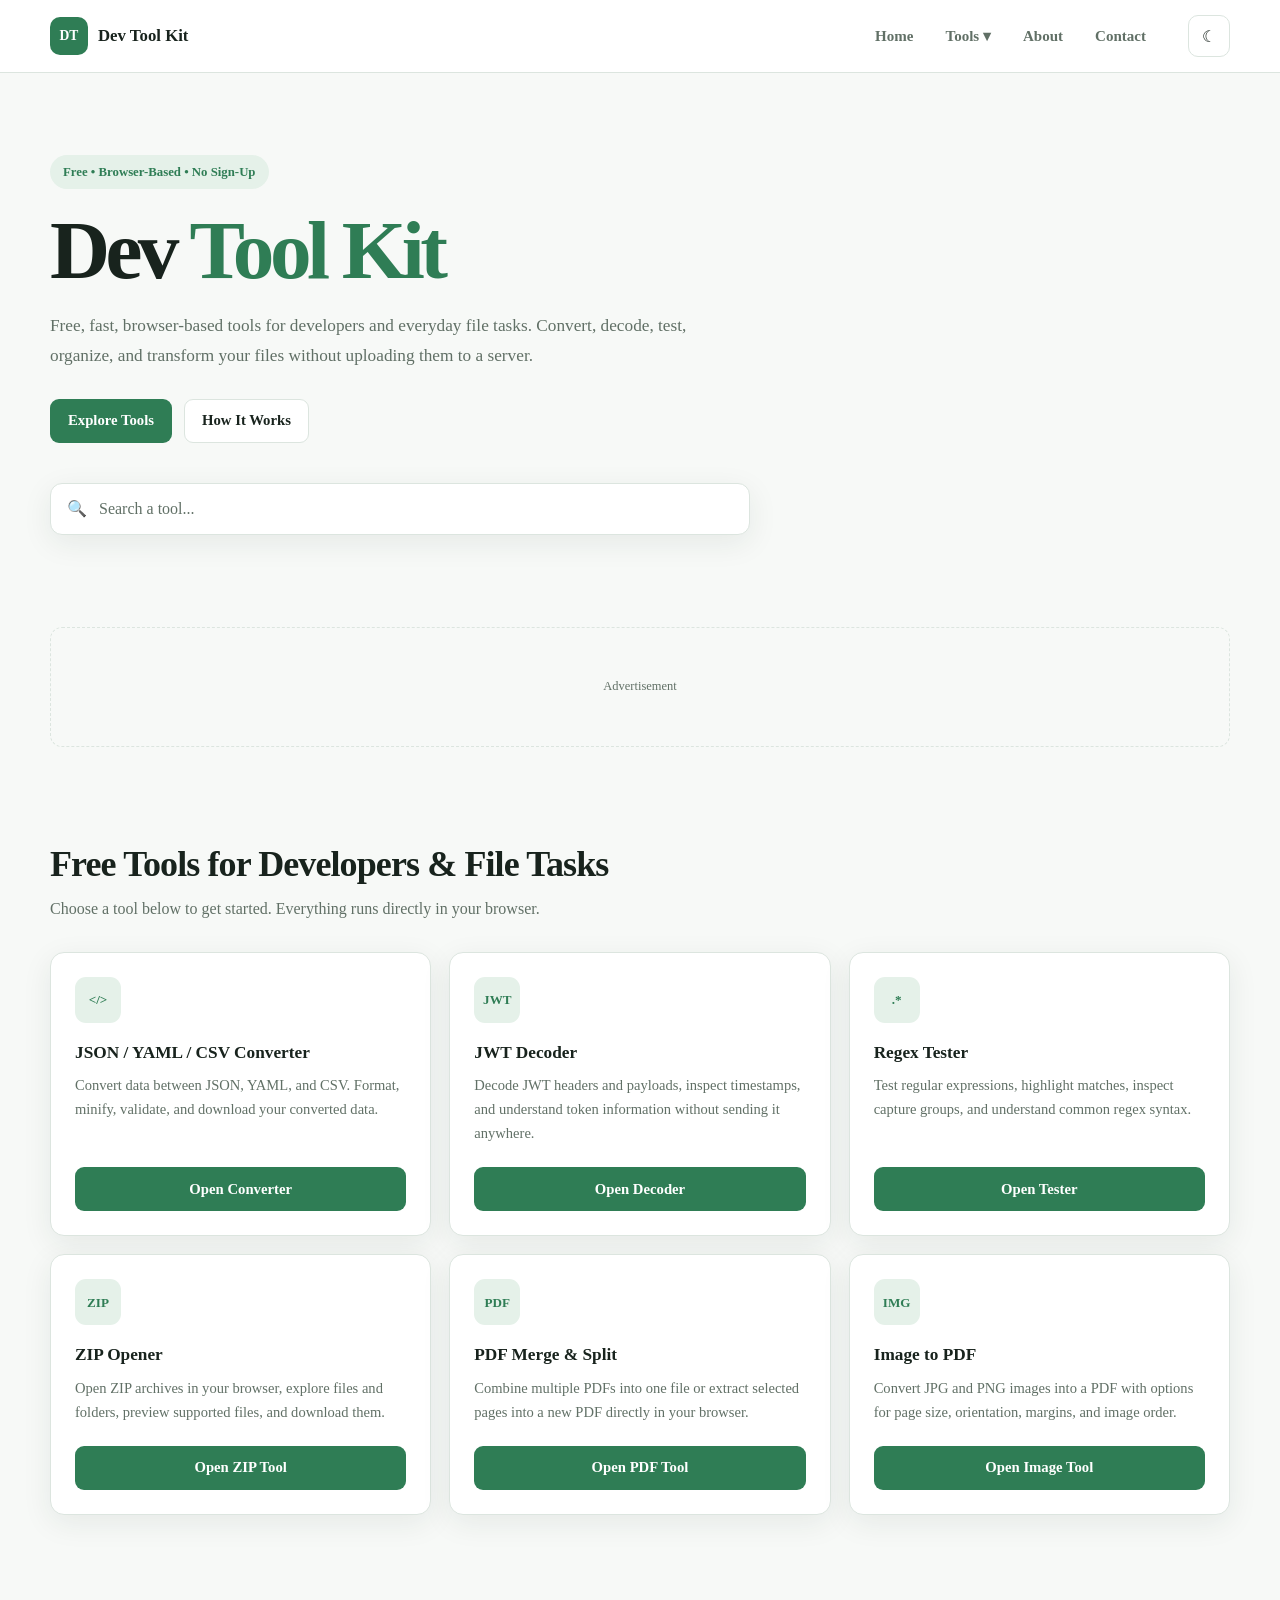
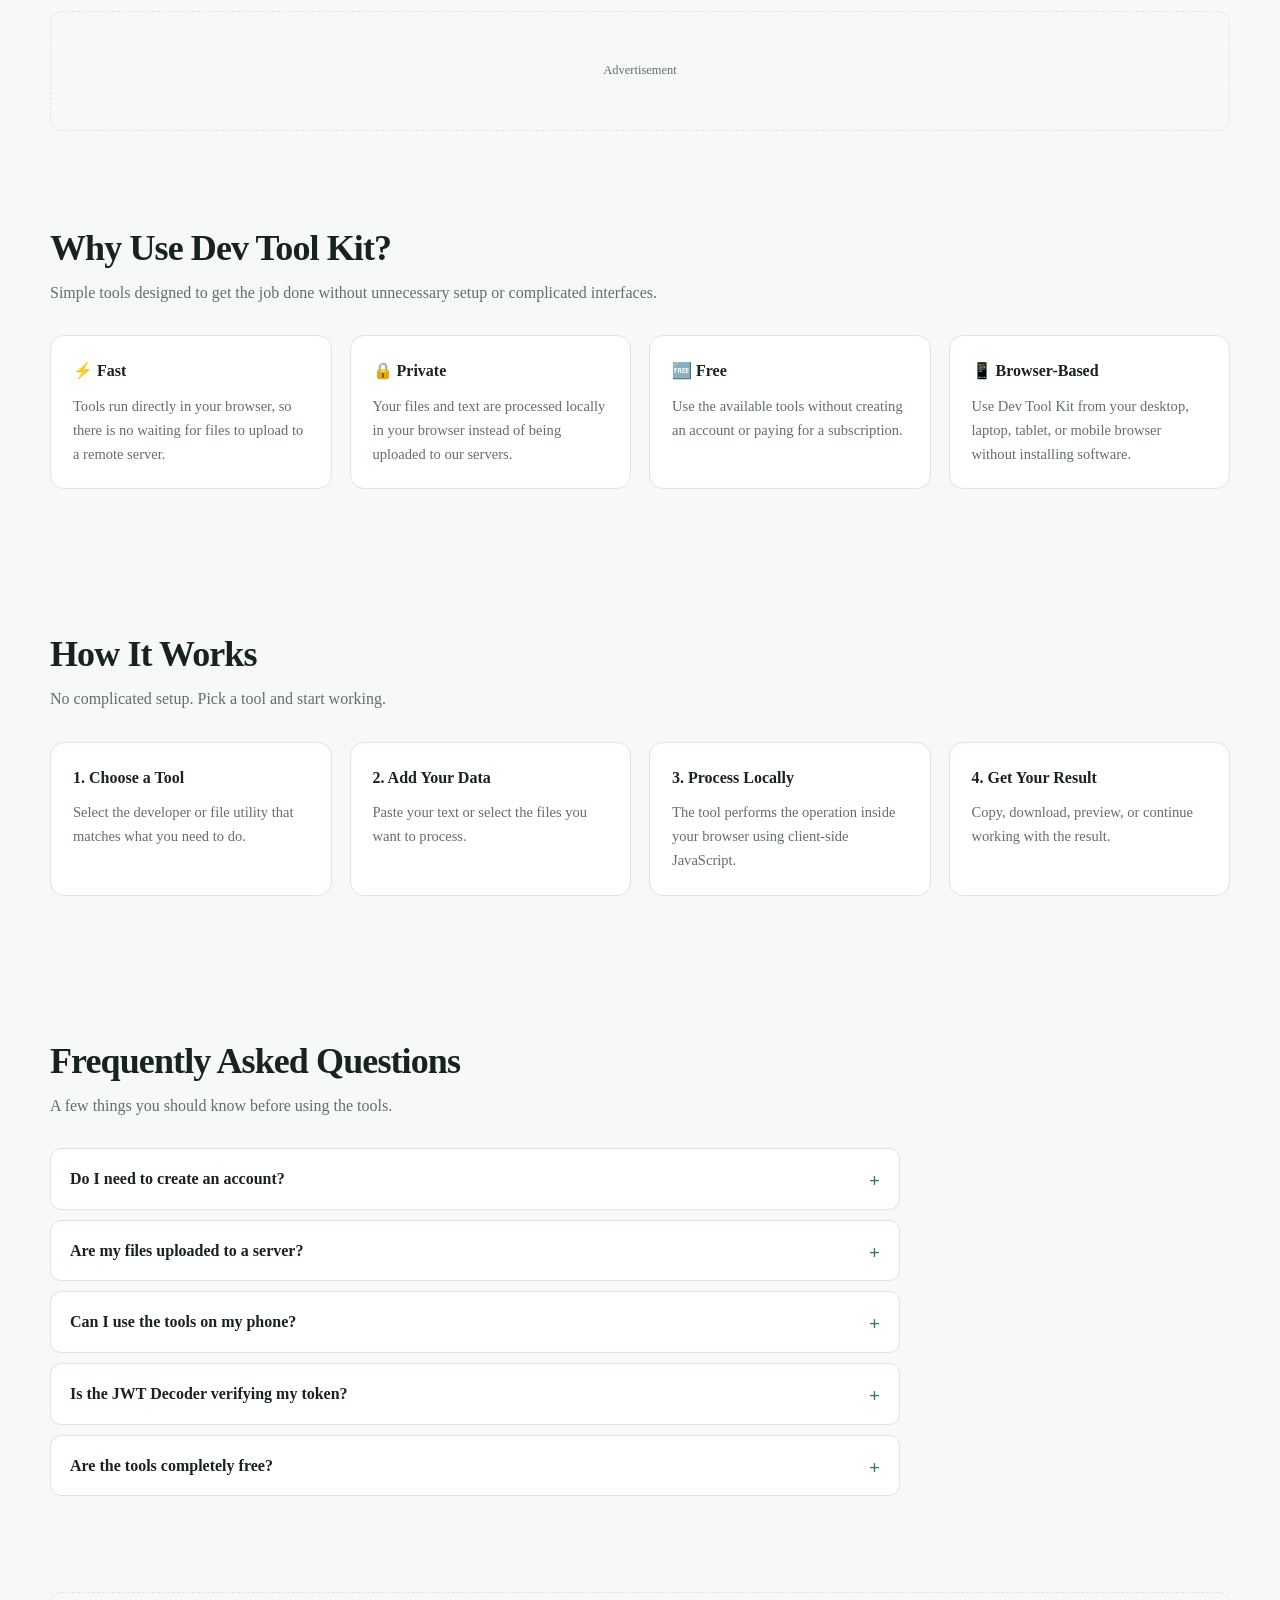
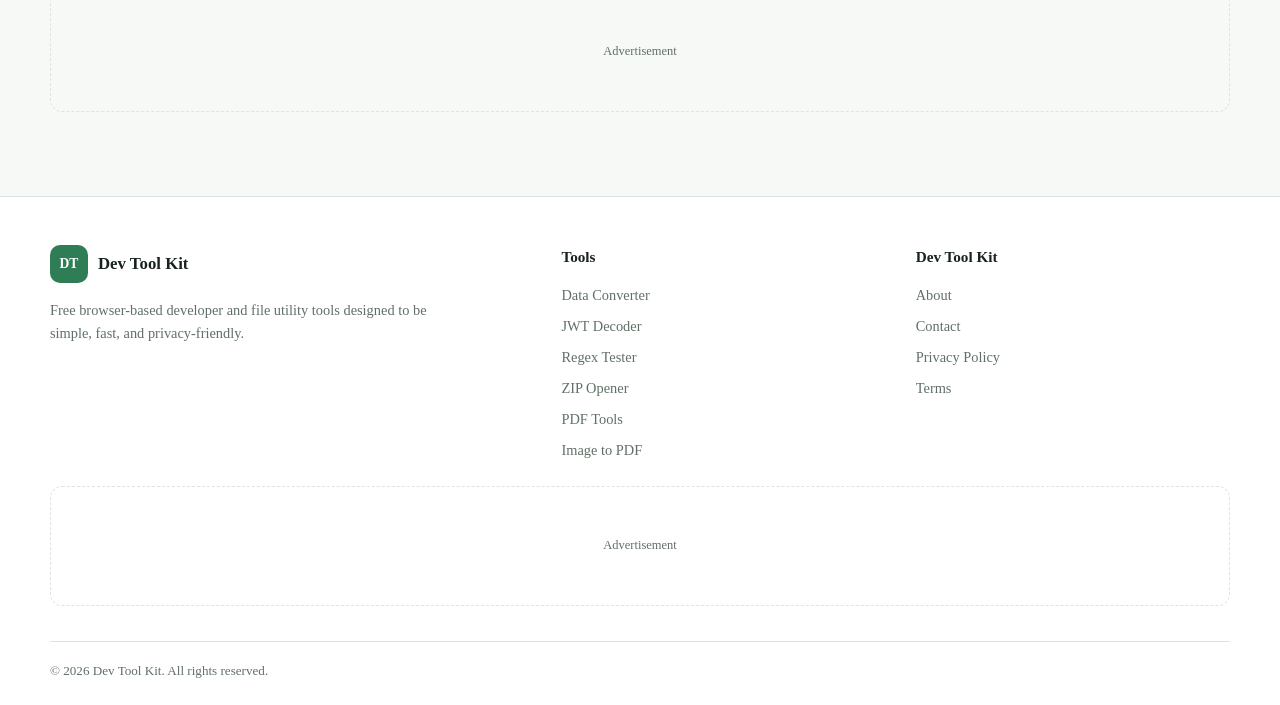
<file: index.html>
<!DOCTYPE html>
<html lang="en">

<head>
    <meta charset="UTF-8" />

    <meta name="viewport" content="width=device-width, initial-scale=1.0" />

    <title>Dev Tool Kit — Free Developer & File Tools</title>

    <meta name="description"
        content="Dev Tool Kit offers free browser-based developer and file tools for converting data, decoding JWTs, testing regex, opening ZIP files, editing PDFs, and converting images to PDF." />

    <meta name="keywords"
        content="developer tools, online tools, JSON converter, YAML converter, CSV converter, JWT decoder, regex tester, ZIP opener, PDF tools, image to PDF" />

    <meta name="author" content="Dev Tool Kit" />

    <!-- Replace [DOMAIN] with your real domain before deployment -->
    <link rel="canonical" href="https://[DOMAIN]/" />

    <!-- Open Graph -->
    <meta property="og:type" content="website" />
    <meta property="og:title" content="Dev Tool Kit — Free Developer & File Tools" />
    <meta property="og:description"
        content="Free browser-based tools for developers and everyday file tasks. No uploads, no sign-up." />
    <meta property="og:url" content="https://[DOMAIN]/" />
    <meta property="og:site_name" content="Dev Tool Kit" />

    <!-- Favicon -->
    <link rel="icon" type="image/svg+xml" href="assets/favicon.svg" />

    <!-- Prevent theme flash -->
    <script>
        (function () {
            const savedTheme = localStorage.getItem("dev-tool-kit-theme");

            if (savedTheme === "dark" || savedTheme === "light") {
                document.documentElement.setAttribute("data-theme", savedTheme);
                return;
            }

            const prefersDark =
                window.matchMedia &&
                window.matchMedia("(prefers-color-scheme: dark)").matches;

            document.documentElement.setAttribute(
                "data-theme",
                prefersDark ? "dark" : "light"
            );
        })();
    </script>

    <link rel="stylesheet" href="css/style.css" />

    <!-- =====================================================
       Homepage Structured Data
       ===================================================== -->

    <script type="application/ld+json">
    {
      "@context": "https://schema.org",
      "@type": "WebSite",
      "name": "Dev Tool Kit",
      "url": "https://[DOMAIN]/",
      "description": "Free browser-based developer and file utility tools.",
      "potentialAction": {
        "@type": "SearchAction",
        "target": "https://[DOMAIN]/?search={search_term_string}",
        "query-input": "required name=search_term_string"
      }
    }
  </script>
</head>

<body>

    <!-- Accessibility -->
    <a class="skip-link" href="#main-content">
        Skip to main content
    </a>

    <!-- =====================================================
       HEADER
       ===================================================== -->

    <header class="site-header">
        <div class="container">

            <div class="header-inner">

                <a class="brand" href="index.html" aria-label="Dev Tool Kit Home">

                    <span class="brand-mark" aria-hidden="true">
                        DT
                    </span>

                    <span>
                        Dev Tool Kit
                    </span>

                </a>

                <!-- Desktop Navigation -->

                <nav class="main-nav" aria-label="Main navigation">

                    <a href="index.html">
                        Home
                    </a>

                    <div class="nav-dropdown">

                        <button class="nav-button" type="button" aria-haspopup="true">
                            Tools ▾
                        </button>

                        <div class="nav-dropdown-menu">

                            <a href="tools/json-yaml-csv-converter.html">
                                JSON / YAML / CSV Converter
                            </a>

                            <a href="tools/jwt-decoder.html">
                                JWT Decoder
                            </a>

                            <a href="tools/regex-tester.html">
                                Regex Tester
                            </a>

                            <a href="tools/zip-opener.html">
                                ZIP Opener
                            </a>

                            <a href="tools/pdf-merge-split.html">
                                PDF Merge & Split
                            </a>

                            <a href="tools/image-to-pdf.html">
                                Image to PDF
                            </a>

                        </div>

                    </div>

                    <a href="about.html">
                        About
                    </a>

                    <a href="contact.html">
                        Contact
                    </a>

                </nav>

                <!-- Header Actions -->

                <div class="header-actions">

                    <button class="icon-button" type="button" data-theme-toggle aria-label="Switch to dark mode"
                        title="Dark mode">
                        <span data-theme-icon aria-hidden="true">☾</span>
                    </button>

                    <button class="menu-toggle" type="button" data-menu-toggle aria-label="Open menu"
                        aria-expanded="false" aria-controls="mobile-navigation">
                        <span data-menu-icon aria-hidden="true">☰</span>
                    </button>

                </div>

            </div>

            <!-- Mobile Navigation -->

            <nav class="mobile-nav" id="mobile-navigation" data-mobile-nav aria-label="Mobile navigation">

                <a href="index.html">
                    Home
                </a>

                <a href="tools/json-yaml-csv-converter.html">
                    JSON / YAML / CSV Converter
                </a>

                <a href="tools/jwt-decoder.html">
                    JWT Decoder
                </a>

                <a href="tools/regex-tester.html">
                    Regex Tester
                </a>

                <a href="tools/zip-opener.html">
                    ZIP Opener
                </a>

                <a href="tools/pdf-merge-split.html">
                    PDF Merge & Split
                </a>

                <a href="tools/image-to-pdf.html">
                    Image to PDF
                </a>

                <a href="about.html">
                    About
                </a>

                <a href="contact.html">
                    Contact
                </a>

            </nav>

        </div>
    </header>


    <main id="main-content" class="main-content">

        <!-- ===================================================
         HERO
         =================================================== -->

        <section class="hero">

            <div class="container">

                <div class="hero-content">

                    <div class="hero-badge">
                        Free • Browser-Based • No Sign-Up
                    </div>

                    <h1>
                        Dev <span>Tool Kit</span>
                    </h1>

                    <p class="hero-description">
                        Free, fast, browser-based tools for developers and everyday
                        file tasks. Convert, decode, test, organize, and transform
                        your files without uploading them to a server.
                    </p>

                    <div class="hero-actions">

                        <a class="button button-primary" href="#tools">
                            Explore Tools
                        </a>

                        <a class="button button-secondary" href="#why">
                            How It Works
                        </a>

                    </div>

                </div>

                <!-- =================================================
             Search
             ================================================= -->

                <div class="search-wrapper">

                    <div class="search-box">

                        <span class="search-icon" aria-hidden="true">
                            🔍
                        </span>

                        <label for="tool-search" class="hidden">
                            Search tools
                        </label>

                        <input id="tool-search" type="search" placeholder="Search a tool..." autocomplete="off"
                            aria-label="Search tools" />

                    </div>

                </div>

            </div>

        </section>


        <!-- ===================================================
         TOP AD PLACEHOLDER
         =================================================== -->

        <div class="container">

            <!--
        ADSENSE PLACEHOLDER

        Replace this placeholder with an approved AdSense
        ad unit after your site is approved.

        Do NOT add AdSense code before approval.
      -->

            <div class="ad-slot" aria-label="Advertisement placeholder">
                <span>
                    Advertisement
                </span>
            </div>

        </div>


        <!-- ===================================================
         TOOLS
         =================================================== -->

        <section class="section" id="tools">

            <div class="container">

                <div class="section-heading">

                    <h2>
                        Free Tools for Developers & File Tasks
                    </h2>

                    <p>
                        Choose a tool below to get started. Everything runs
                        directly in your browser.
                    </p>

                </div>


                <div class="tool-grid" id="tool-grid">

                    <!-- Tool 1 -->

                    <article class="tool-card" data-tool-card data-search="json yaml csv converter data format">

                        <div class="tool-icon" aria-hidden="true">
                            &lt;/&gt;
                        </div>

                        <h3>
                            JSON / YAML / CSV Converter
                        </h3>

                        <p>
                            Convert data between JSON, YAML, and CSV. Format,
                            minify, validate, and download your converted data.
                        </p>

                        <a class="button button-primary" href="tools/json-yaml-csv-converter.html">
                            Open Converter
                        </a>

                    </article>


                    <!-- Tool 2 -->

                    <article class="tool-card" data-tool-card data-search="jwt json web token decoder token">

                        <div class="tool-icon" aria-hidden="true">
                            JWT
                        </div>

                        <h3>
                            JWT Decoder
                        </h3>

                        <p>
                            Decode JWT headers and payloads, inspect timestamps,
                            and understand token information without sending it
                            anywhere.
                        </p>

                        <a class="button button-primary" href="tools/jwt-decoder.html">
                            Open Decoder
                        </a>

                    </article>


                    <!-- Tool 3 -->

                    <article class="tool-card" data-tool-card data-search="regex regular expression tester pattern">

                        <div class="tool-icon" aria-hidden="true">
                            .*
                        </div>

                        <h3>
                            Regex Tester
                        </h3>

                        <p>
                            Test regular expressions, highlight matches, inspect
                            capture groups, and understand common regex syntax.
                        </p>

                        <a class="button button-primary" href="tools/regex-tester.html">
                            Open Tester
                        </a>

                    </article>


                    <!-- Tool 4 -->

                    <article class="tool-card" data-tool-card data-search="zip opener archive files folders">

                        <div class="tool-icon" aria-hidden="true">
                            ZIP
                        </div>

                        <h3>
                            ZIP Opener
                        </h3>

                        <p>
                            Open ZIP archives in your browser, explore files and
                            folders, preview supported files, and download them.
                        </p>

                        <a class="button button-primary" href="tools/zip-opener.html">
                            Open ZIP Tool
                        </a>

                    </article>


                    <!-- Tool 5 -->

                    <article class="tool-card" data-tool-card data-search="pdf merge split extract pages">

                        <div class="tool-icon" aria-hidden="true">
                            PDF
                        </div>

                        <h3>
                            PDF Merge & Split
                        </h3>

                        <p>
                            Combine multiple PDFs into one file or extract
                            selected pages into a new PDF directly in your browser.
                        </p>

                        <a class="button button-primary" href="tools/pdf-merge-split.html">
                            Open PDF Tool
                        </a>

                    </article>


                    <!-- Tool 6 -->

                    <article class="tool-card" data-tool-card data-search="image jpg png pdf converter">

                        <div class="tool-icon" aria-hidden="true">
                            IMG
                        </div>

                        <h3>
                            Image to PDF
                        </h3>

                        <p>
                            Convert JPG and PNG images into a PDF with options
                            for page size, orientation, margins, and image order.
                        </p>

                        <a class="button button-primary" href="tools/image-to-pdf.html">
                            Open Image Tool
                        </a>

                    </article>

                </div>


                <!-- No search results -->

                <div id="no-tools-message" class="empty-state hidden" aria-live="polite">
                    No tools match your search.
                </div>

            </div>

        </section>


        <!-- ===================================================
         MIDDLE AD PLACEHOLDER
         =================================================== -->

        <div class="container">

            <!--
        ADSENSE PLACEHOLDER

        Reserved space for a future approved ad unit.
      -->

            <div class="ad-slot" aria-label="Advertisement placeholder">
                <span>
                    Advertisement
                </span>
            </div>

        </div>


        <!-- ===================================================
         WHY DEV TOOL KIT
         =================================================== -->

        <section class="section" id="why">

            <div class="container">

                <div class="section-heading">

                    <h2>
                        Why Use Dev Tool Kit?
                    </h2>

                    <p>
                        Simple tools designed to get the job done without
                        unnecessary setup or complicated interfaces.
                    </p>

                </div>


                <div class="feature-grid">

                    <article class="feature-card">

                        <h3>
                            ⚡ Fast
                        </h3>

                        <p>
                            Tools run directly in your browser, so there is no
                            waiting for files to upload to a remote server.
                        </p>

                    </article>


                    <article class="feature-card">

                        <h3>
                            🔒 Private
                        </h3>

                        <p>
                            Your files and text are processed locally in your
                            browser instead of being uploaded to our servers.
                        </p>

                    </article>


                    <article class="feature-card">

                        <h3>
                            🆓 Free
                        </h3>

                        <p>
                            Use the available tools without creating an account
                            or paying for a subscription.
                        </p>

                    </article>


                    <article class="feature-card">

                        <h3>
                            📱 Browser-Based
                        </h3>

                        <p>
                            Use Dev Tool Kit from your desktop, laptop, tablet,
                            or mobile browser without installing software.
                        </p>

                    </article>

                </div>

            </div>

        </section>


        <!-- ===================================================
         HOW IT WORKS
         =================================================== -->

        <section class="section">

            <div class="container">

                <div class="section-heading">

                    <h2>
                        How It Works
                    </h2>

                    <p>
                        No complicated setup. Pick a tool and start working.
                    </p>

                </div>


                <div class="feature-grid">

                    <article class="feature-card">

                        <h3>
                            1. Choose a Tool
                        </h3>

                        <p>
                            Select the developer or file utility that matches
                            what you need to do.
                        </p>

                    </article>


                    <article class="feature-card">

                        <h3>
                            2. Add Your Data
                        </h3>

                        <p>
                            Paste your text or select the files you want to
                            process.
                        </p>

                    </article>


                    <article class="feature-card">

                        <h3>
                            3. Process Locally
                        </h3>

                        <p>
                            The tool performs the operation inside your browser
                            using client-side JavaScript.
                        </p>

                    </article>


                    <article class="feature-card">

                        <h3>
                            4. Get Your Result
                        </h3>

                        <p>
                            Copy, download, preview, or continue working with
                            the result.
                        </p>

                    </article>

                </div>

            </div>

        </section>


        <!-- ===================================================
         FAQ
         =================================================== -->

        <section class="section">

            <div class="container">

                <div class="section-heading">

                    <h2>
                        Frequently Asked Questions
                    </h2>

                    <p>
                        A few things you should know before using the tools.
                    </p>

                </div>


                <div class="faq-list">

                    <details class="faq-item">

                        <summary>
                            Do I need to create an account?
                        </summary>

                        <div class="faq-answer">
                            No. Dev Tool Kit is designed to work without
                            registration or a user account.
                        </div>

                    </details>


                    <details class="faq-item">

                        <summary>
                            Are my files uploaded to a server?
                        </summary>

                        <div class="faq-answer">
                            No. The tools are designed to process supported
                            files and text directly inside your browser.
                            Your files are not intentionally uploaded to a
                            Dev Tool Kit server.
                        </div>

                    </details>


                    <details class="faq-item">

                        <summary>
                            Can I use the tools on my phone?
                        </summary>

                        <div class="faq-answer">
                            Yes. The website is responsive and the tools are
                            designed to work on modern desktop and mobile browsers.
                        </div>

                    </details>


                    <details class="faq-item">

                        <summary>
                            Is the JWT Decoder verifying my token?
                        </summary>

                        <div class="faq-answer">
                            No. The JWT Decoder only decodes the token so you can
                            inspect its contents. Decoding a JWT does not verify
                            its signature or prove that the token is authentic.
                        </div>

                    </details>


                    <details class="faq-item">

                        <summary>
                            Are the tools completely free?
                        </summary>

                        <div class="faq-answer">
                            The tools provided on Dev Tool Kit are intended to be
                            free to use. Availability and supported features may
                            change as the website develops.
                        </div>

                    </details>

                </div>

            </div>

        </section>


        <!-- ===================================================
         BOTTOM AD PLACEHOLDER
         =================================================== -->

        <div class="container">

            <!--
        ADSENSE PLACEHOLDER

        Reserved space for a future approved ad unit.
      -->

            <div class="ad-slot" aria-label="Advertisement placeholder">
                <span>
                    Advertisement
                </span>
            </div>

        </div>

    </main>


    <!-- =====================================================
       FOOTER
       ===================================================== -->

    <footer class="site-footer">

        <div class="container">

            <div class="footer-grid">

                <!-- Brand -->

                <div class="footer-brand">

                    <a class="brand" href="index.html">

                        <span class="brand-mark" aria-hidden="true">
                            DT
                        </span>

                        <span>
                            Dev Tool Kit
                        </span>

                    </a>

                    <p>
                        Free browser-based developer and file utility tools
                        designed to be simple, fast, and privacy-friendly.
                    </p>

                </div>


                <!-- Tools -->

                <div class="footer-column">

                    <h3>
                        Tools
                    </h3>

                    <div class="footer-links">

                        <a href="tools/json-yaml-csv-converter.html">
                            Data Converter
                        </a>

                        <a href="tools/jwt-decoder.html">
                            JWT Decoder
                        </a>

                        <a href="tools/regex-tester.html">
                            Regex Tester
                        </a>

                        <a href="tools/zip-opener.html">
                            ZIP Opener
                        </a>

                        <a href="tools/pdf-merge-split.html">
                            PDF Tools
                        </a>

                        <a href="tools/image-to-pdf.html">
                            Image to PDF
                        </a>

                    </div>

                </div>


                <!-- Company / Legal -->

                <div class="footer-column">

                    <h3>
                        Dev Tool Kit
                    </h3>

                    <div class="footer-links">

                        <a href="about.html">
                            About
                        </a>

                        <a href="contact.html">
                            Contact
                        </a>

                        <a href="privacy-policy.html">
                            Privacy Policy
                        </a>

                        <a href="terms.html">
                            Terms
                        </a>

                    </div>

                </div>

            </div>


            <!-- Footer Ad Placeholder -->

            <!--
        ADSENSE PLACEHOLDER

        Reserved space for a future approved footer ad.
      -->

            <div class="ad-slot" aria-label="Advertisement placeholder">
                <span>
                    Advertisement
                </span>
            </div>


            <div class="footer-bottom">

                <p>
                    © <span data-current-year></span>
                    Dev Tool Kit. All rights reserved.
                </p>

            </div>

        </div>

    </footer>


    <!-- =====================================================
       SCRIPTS
       ===================================================== -->

    <script src="js/common.js"></script>

    <script>
        document.addEventListener("DOMContentLoaded", function () {

            const searchInput =
                document.getElementById("tool-search");

            const toolCards =
                document.querySelectorAll("[data-tool-card]");

            const noToolsMessage =
                document.getElementById("no-tools-message");


            if (!searchInput) {
                return;
            }


            function filterTools() {

                const searchTerm =
                    searchInput.value.trim().toLowerCase();

                let visibleCount = 0;


                toolCards.forEach(function (card) {

                    const searchableText =
                        (
                            card.textContent +
                            " " +
                            (card.dataset.search || "")
                        ).toLowerCase();


                    const matches =
                        searchableText.includes(searchTerm);


                    card.style.display =
                        matches ? "" : "none";


                    if (matches) {
                        visibleCount++;
                    }

                });


                if (noToolsMessage) {

                    noToolsMessage.classList.toggle(
                        "hidden",
                        visibleCount !== 0
                    );

                }

            }


            searchInput.addEventListener(
                "input",
                filterTools
            );


            /* Allow URL search:
               ?search=jwt
            */

            const urlParams =
                new URLSearchParams(window.location.search);

            const urlSearch =
                urlParams.get("search");


            if (urlSearch) {

                searchInput.value =
                    urlSearch;

                filterTools();

            }

        });
    </script>

</body>

</html>
</file>
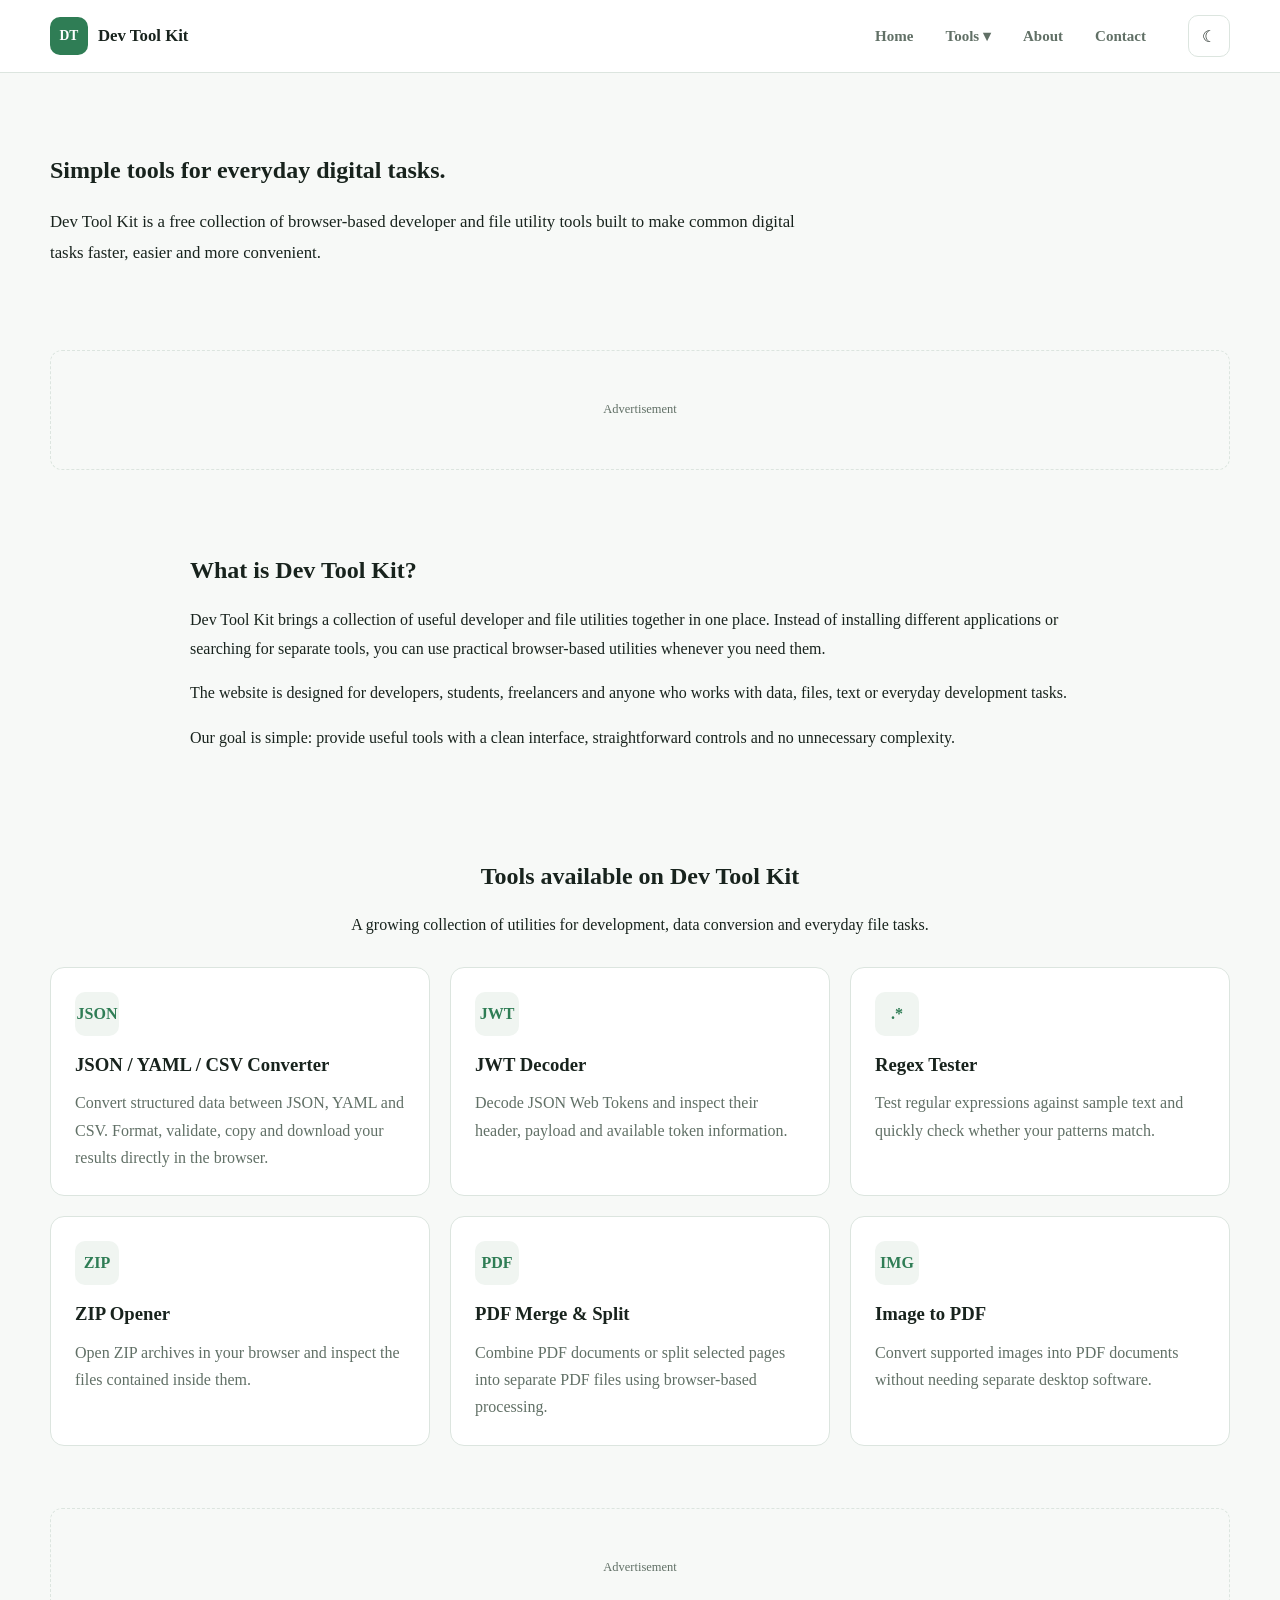
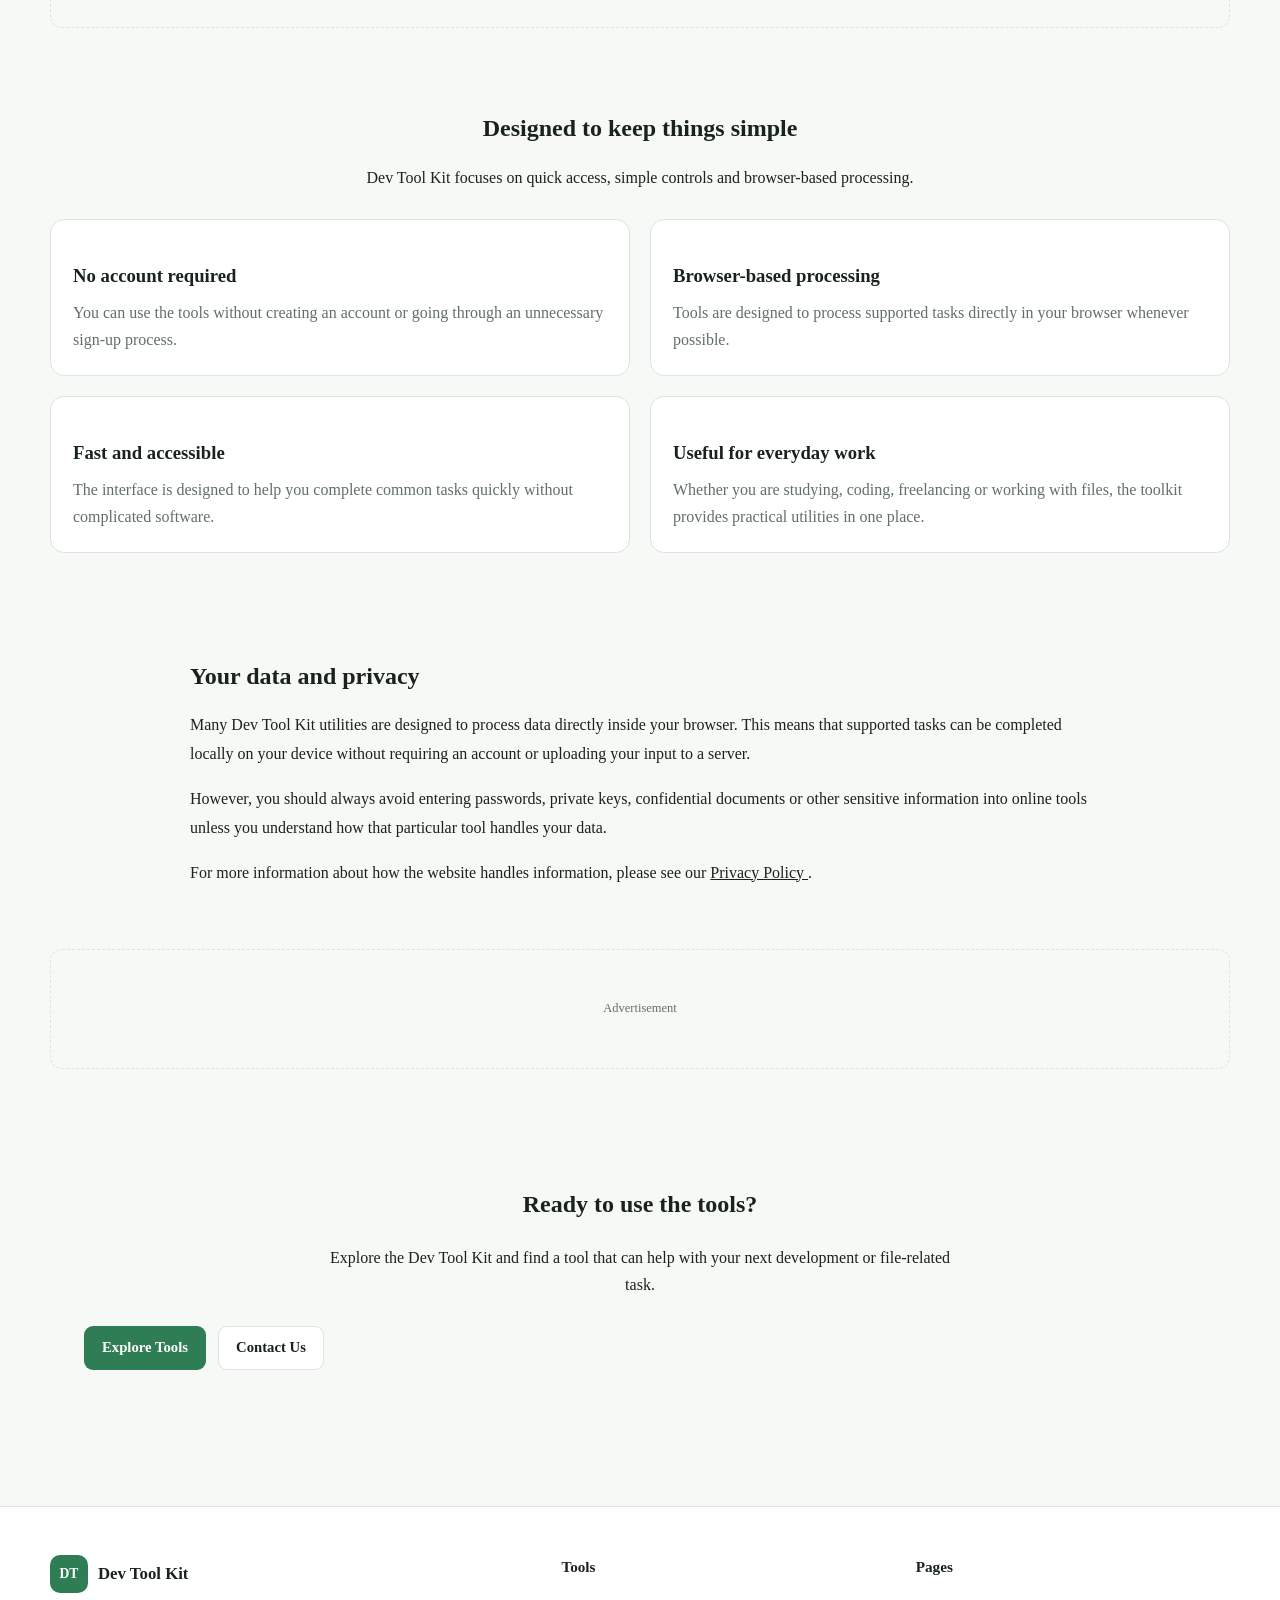
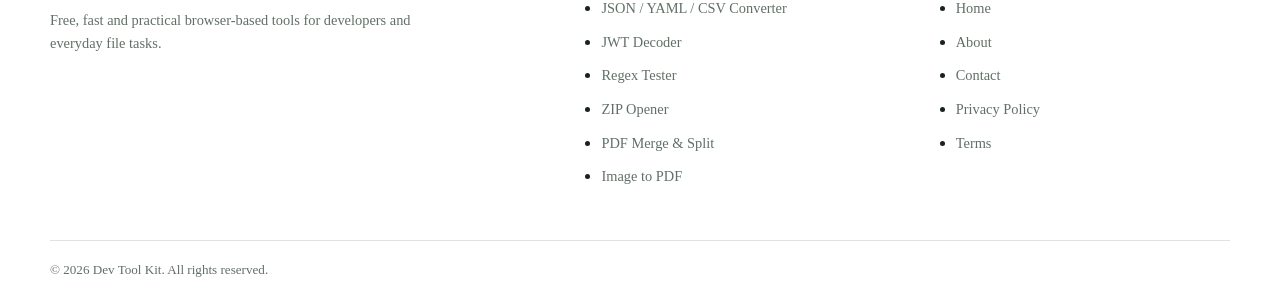
<file: about.html>
<!DOCTYPE html>
<html lang="en">

<head>
    <meta charset="UTF-8">
    <meta name="viewport" content="width=device-width, initial-scale=1.0">

    <meta name="description"
        content="Learn more about Dev Tool Kit, a free collection of browser-based developer and file utility tools.">

    <meta name="keywords"
        content="Dev Tool Kit, developer tools, online developer tools, JSON converter, JWT decoder, regex tester, PDF tools, ZIP opener">

    <meta name="author" content="Dev Tool Kit">

    <title>About | Dev Tool Kit</title>

    <link rel="stylesheet" href="./css/style.css">

    <script src="./js/common.js" defer></script>

    <style>
        /* About page spacing only */
        .about-page .about-hero {
            padding: 58px 0 45px;
        }

        .about-page .about-hero h1 {
            max-width: 800px;
            margin-bottom: 18px;
        }

        .about-page .about-hero p {
            max-width: 780px;
            font-size: 1.05rem;
            line-height: 1.8;
        }

        .about-page .about-section {
            padding: 42px 0;
        }

        .about-page .about-section:first-of-type {
            padding-top: 30px;
        }

        .about-page .about-card {
            max-width: 900px;
            margin: 0 auto;
        }

        .about-page .about-card h2 {
            margin-bottom: 16px;
        }

        .about-page .about-card p {
            line-height: 1.8;
            margin-bottom: 14px;
        }

        .about-page .about-card p:last-child {
            margin-bottom: 0;
        }

        .about-page .about-heading {
            max-width: 780px;
            margin: 0 auto 28px;
            text-align: center;
        }

        .about-page .about-heading h2 {
            margin-bottom: 12px;
        }

        .about-page .about-heading p {
            line-height: 1.7;
        }

        .about-page .about-tool-grid {
            display: grid;
            grid-template-columns: repeat(3, 1fr);
            gap: 20px;
        }

        .about-page .about-tool-card {
            padding: 24px;
            border: 1px solid var(--border);
            border-radius: 14px;
            background: var(--surface);
        }

        .about-page .about-tool-card h3 {
            margin: 14px 0 10px;
        }

        .about-page .about-tool-card p {
            margin: 0;
            line-height: 1.7;
            color: var(--text-secondary);
        }

        .about-page .about-icon {
            width: 44px;
            height: 44px;
            display: grid;
            place-items: center;
            border-radius: 10px;
            background: var(--surface-soft);
            color: var(--primary);
            font-weight: 800;
            font-size: 1rem;
        }

        .about-page .about-points {
            display: grid;
            grid-template-columns: repeat(2, 1fr);
            gap: 20px;
            margin-top: 24px;
        }

        .about-page .about-point {
            padding: 22px;
            border: 1px solid var(--border);
            border-radius: 14px;
            background: var(--surface);
        }

        .about-page .about-point h3 {
            margin-bottom: 8px;
        }

        .about-page .about-point p {
            margin: 0;
            line-height: 1.7;
            color: var(--text-secondary);
        }

        .about-page .about-cta {
            text-align: center;
            padding: 34px;
        }

        .about-page .about-cta p {
            max-width: 650px;
            margin: 0 auto 22px;
            line-height: 1.7;
        }

        .about-page .ad-slot {
            margin-top: 20px;
            margin-bottom: 20px;
        }

        @media (max-width: 800px) {
            .about-page .about-tool-grid {
                grid-template-columns: 1fr 1fr;
            }

            .about-page .about-points {
                grid-template-columns: 1fr;
            }
        }

        @media (max-width: 600px) {
            .about-page .about-hero {
                padding: 42px 0 30px;
            }

            .about-page .about-section {
                padding: 30px 0;
            }

            .about-page .about-tool-grid {
                grid-template-columns: 1fr;
            }

            .about-page .about-cta {
                padding: 24px 18px;
            }
        }
    </style>
</head>

<body class="about-page">

    <header class="site-header">
        <div class="container">
            <div class="header-inner">

                <a href="./index.html" class="brand" aria-label="Dev Tool Kit Home">
                    <span class="brand-mark" aria-hidden="true">DT</span>
                    <span>Dev Tool Kit</span>
                </a>

                <nav class="main-nav" aria-label="Main navigation">

                    <a href="./index.html">Home</a>

                    <div class="nav-dropdown">

                        <button type="button" class="nav-button nav-dropdown-toggle" aria-haspopup="true">
                            Tools ▾
                        </button>

                        <div class="nav-dropdown-menu">

                            <a href="./tools/json-yaml-csv-converter.html">
                                JSON / YAML / CSV Converter
                            </a>

                            <a href="./tools/jwt-decoder.html">
                                JWT Decoder
                            </a>

                            <a href="./tools/regex-tester.html">
                                Regex Tester
                            </a>

                            <a href="./tools/zip-opener.html">
                                ZIP Opener
                            </a>

                            <a href="./tools/pdf-merge-split.html">
                                PDF Merge &amp; Split
                            </a>

                            <a href="./tools/image-to-pdf.html">
                                Image to PDF
                            </a>

                        </div>

                    </div>

                    <a href="./about.html" aria-current="page">
                        About
                    </a>

                    <a href="./contact.html">
                        Contact
                    </a>

                </nav>

                <div class="header-actions">
                    <button type="button" class="icon-button theme-toggle" data-theme-toggle aria-label="Switch to dark mode"
                        title="Dark mode">
                        <span data-theme-icon aria-hidden="true">☾</span>
                    </button>

                    <button type="button" class="menu-toggle mobile-menu-button" data-menu-toggle aria-label="Open navigation menu"
                        aria-expanded="false" aria-controls="mobile-navigation">
                        <span data-menu-icon aria-hidden="true">☰</span>
                    </button>
                </div>

            </div>

            <nav class="mobile-nav" id="mobile-navigation" data-mobile-nav aria-label="Mobile navigation">

                <a href="./index.html">Home</a>

                <a href="./tools/json-yaml-csv-converter.html">
                    JSON / YAML / CSV Converter
                </a>

                <a href="./tools/jwt-decoder.html">
                    JWT Decoder
                </a>

                <a href="./tools/regex-tester.html">
                    Regex Tester
                </a>

                <a href="./tools/zip-opener.html">
                    ZIP Opener
                </a>

                <a href="./tools/pdf-merge-split.html">
                    PDF Merge &amp; Split
                </a>

                <a href="./tools/image-to-pdf.html">
                    Image to PDF
                </a>

                <div class="mobile-nav-divider"></div>

                <a href="./about.html" aria-current="page">
                    About
                </a>

                <a href="./contact.html">
                    Contact
                </a>

            </nav>

        </div>

    </header>


    <main class="main-content">

        <!-- About Hero -->

        <section class="about-hero">
            <div class="container">

                <h1>
                    Simple tools for everyday digital tasks.
                </h1>

                <p>
                    Dev Tool Kit is a free collection of browser-based developer
                    and file utility tools built to make common digital tasks
                    faster, easier and more convenient.
                </p>

            </div>
        </section>


        <!-- Advertisement -->

        <div class="container">
            <div class="ad-slot" aria-label="Advertisement placeholder">
                Advertisement
            </div>
        </div>


        <!-- What is Dev Tool Kit -->

        <section class="about-section">
            <div class="container">

                <div class="info-card about-card">

                    <h2>
                        What is Dev Tool Kit?
                    </h2>

                    <p>
                        Dev Tool Kit brings a collection of useful developer and
                        file utilities together in one place. Instead of installing
                        different applications or searching for separate tools,
                        you can use practical browser-based utilities whenever
                        you need them.
                    </p>

                    <p>
                        The website is designed for developers, students,
                        freelancers and anyone who works with data, files, text
                        or everyday development tasks.
                    </p>

                    <p>
                        Our goal is simple: provide useful tools with a clean
                        interface, straightforward controls and no unnecessary
                        complexity.
                    </p>

                </div>

            </div>
        </section>


        <!-- Tools -->

        <section class="about-section">
            <div class="container">

                <div class="about-heading">

                    <h2>
                        Tools available on Dev Tool Kit
                    </h2>

                    <p>
                        A growing collection of utilities for development,
                        data conversion and everyday file tasks.
                    </p>

                </div>


                <div class="about-tool-grid">

                    <article class="about-tool-card">

                        <div class="about-icon">
                            JSON
                        </div>

                        <h3>
                            JSON / YAML / CSV Converter
                        </h3>

                        <p>
                            Convert structured data between JSON, YAML and CSV.
                            Format, validate, copy and download your results
                            directly in the browser.
                        </p>

                    </article>


                    <article class="about-tool-card">

                        <div class="about-icon">
                            JWT
                        </div>

                        <h3>
                            JWT Decoder
                        </h3>

                        <p>
                            Decode JSON Web Tokens and inspect their header,
                            payload and available token information.
                        </p>

                    </article>


                    <article class="about-tool-card">

                        <div class="about-icon">
                            .*
                        </div>

                        <h3>
                            Regex Tester
                        </h3>

                        <p>
                            Test regular expressions against sample text and
                            quickly check whether your patterns match.
                        </p>

                    </article>


                    <article class="about-tool-card">

                        <div class="about-icon">
                            ZIP
                        </div>

                        <h3>
                            ZIP Opener
                        </h3>

                        <p>
                            Open ZIP archives in your browser and inspect the
                            files contained inside them.
                        </p>

                    </article>


                    <article class="about-tool-card">

                        <div class="about-icon">
                            PDF
                        </div>

                        <h3>
                            PDF Merge &amp; Split
                        </h3>

                        <p>
                            Combine PDF documents or split selected pages into
                            separate PDF files using browser-based processing.
                        </p>

                    </article>


                    <article class="about-tool-card">

                        <div class="about-icon">
                            IMG
                        </div>

                        <h3>
                            Image to PDF
                        </h3>

                        <p>
                            Convert supported images into PDF documents without
                            needing separate desktop software.
                        </p>

                    </article>

                </div>

            </div>
        </section>


        <!-- Advertisement -->

        <div class="container">
            <div class="ad-slot" aria-label="Advertisement placeholder">
                Advertisement
            </div>
        </div>


        <!-- How it works -->

        <section class="about-section">
            <div class="container">

                <div class="about-heading">

                    <h2>
                        Designed to keep things simple
                    </h2>

                    <p>
                        Dev Tool Kit focuses on quick access, simple controls
                        and browser-based processing.
                    </p>

                </div>


                <div class="about-points">

                    <article class="about-point">

                        <h3>
                            No account required
                        </h3>

                        <p>
                            You can use the tools without creating an account
                            or going through an unnecessary sign-up process.
                        </p>

                    </article>


                    <article class="about-point">

                        <h3>
                            Browser-based processing
                        </h3>

                        <p>
                            Tools are designed to process supported tasks directly
                            in your browser whenever possible.
                        </p>

                    </article>


                    <article class="about-point">

                        <h3>
                            Fast and accessible
                        </h3>

                        <p>
                            The interface is designed to help you complete common
                            tasks quickly without complicated software.
                        </p>

                    </article>


                    <article class="about-point">

                        <h3>
                            Useful for everyday work
                        </h3>

                        <p>
                            Whether you are studying, coding, freelancing or
                            working with files, the toolkit provides practical
                            utilities in one place.
                        </p>

                    </article>

                </div>

            </div>
        </section>


        <!-- Privacy -->

        <section class="about-section">
            <div class="container">

                <div class="info-card about-card">

                    <h2>
                        Your data and privacy
                    </h2>

                    <p>
                        Many Dev Tool Kit utilities are designed to process data
                        directly inside your browser. This means that supported
                        tasks can be completed locally on your device without
                        requiring an account or uploading your input to a server.
                    </p>

                    <p>
                        However, you should always avoid entering passwords,
                        private keys, confidential documents or other sensitive
                        information into online tools unless you understand how
                        that particular tool handles your data.
                    </p>

                    <p>
                        For more information about how the website handles
                        information, please see our
                        <a href="./privacy-policy.html">
                            Privacy Policy
                        </a>.
                    </p>

                </div>

            </div>
        </section>


        <!-- Advertisement -->

        <div class="container">
            <div class="ad-slot" aria-label="Advertisement placeholder">
                Advertisement
            </div>
        </div>


        <!-- Call to Action -->

        <section class="about-section">
            <div class="container">

                <div class="info-card about-cta">

                    <h2>
                        Ready to use the tools?
                    </h2>

                    <p>
                        Explore the Dev Tool Kit and find a tool that can help
                        with your next development or file-related task.
                    </p>

                    <div class="hero-actions">

                        <a href="./index.html#tools" class="button button-primary">
                            Explore Tools
                        </a>

                        <a href="./contact.html" class="button button-secondary">
                            Contact Us
                        </a>

                    </div>

                </div>

            </div>
        </section>

    </main>


    <footer class="site-footer">

        <div class="container">

            <div class="footer-grid">

                <div class="footer-brand">

                    <a href="./index.html" class="brand" aria-label="Dev Tool Kit Home">
                        <span class="brand-mark">DT</span>
                        <span>Dev Tool Kit</span>
                    </a>

                    <p>
                        Free, fast and practical browser-based tools for
                        developers and everyday file tasks.
                    </p>

                </div>


                <div class="footer-column">

                    <h3>
                        Tools
                    </h3>

                    <ul class="footer-links">

                        <li>
                            <a href="./tools/json-yaml-csv-converter.html">
                                JSON / YAML / CSV Converter
                            </a>
                        </li>

                        <li>
                            <a href="./tools/jwt-decoder.html">
                                JWT Decoder
                            </a>
                        </li>

                        <li>
                            <a href="./tools/regex-tester.html">
                                Regex Tester
                            </a>
                        </li>

                        <li>
                            <a href="./tools/zip-opener.html">
                                ZIP Opener
                            </a>
                        </li>

                        <li>
                            <a href="./tools/pdf-merge-split.html">
                                PDF Merge &amp; Split
                            </a>
                        </li>

                        <li>
                            <a href="./tools/image-to-pdf.html">
                                Image to PDF
                            </a>
                        </li>

                    </ul>

                </div>


                <div class="footer-column">

                    <h3>
                        Pages
                    </h3>

                    <ul class="footer-links">

                        <li>
                            <a href="./index.html">
                                Home
                            </a>
                        </li>

                        <li>
                            <a href="./about.html">
                                About
                            </a>
                        </li>

                        <li>
                            <a href="./contact.html">
                                Contact
                            </a>
                        </li>

                        <li>
                            <a href="./privacy-policy.html">
                                Privacy Policy
                            </a>
                        </li>

                        <li>
                            <a href="./terms.html">
                                Terms
                            </a>
                        </li>

                    </ul>

                </div>

            </div>


            <div class="footer-bottom">

                <p>
                    © <span data-current-year></span> Dev Tool Kit.
                    All rights reserved.
                </p>

            </div>

        </div>

    </footer>

</body>

</html>
</file>
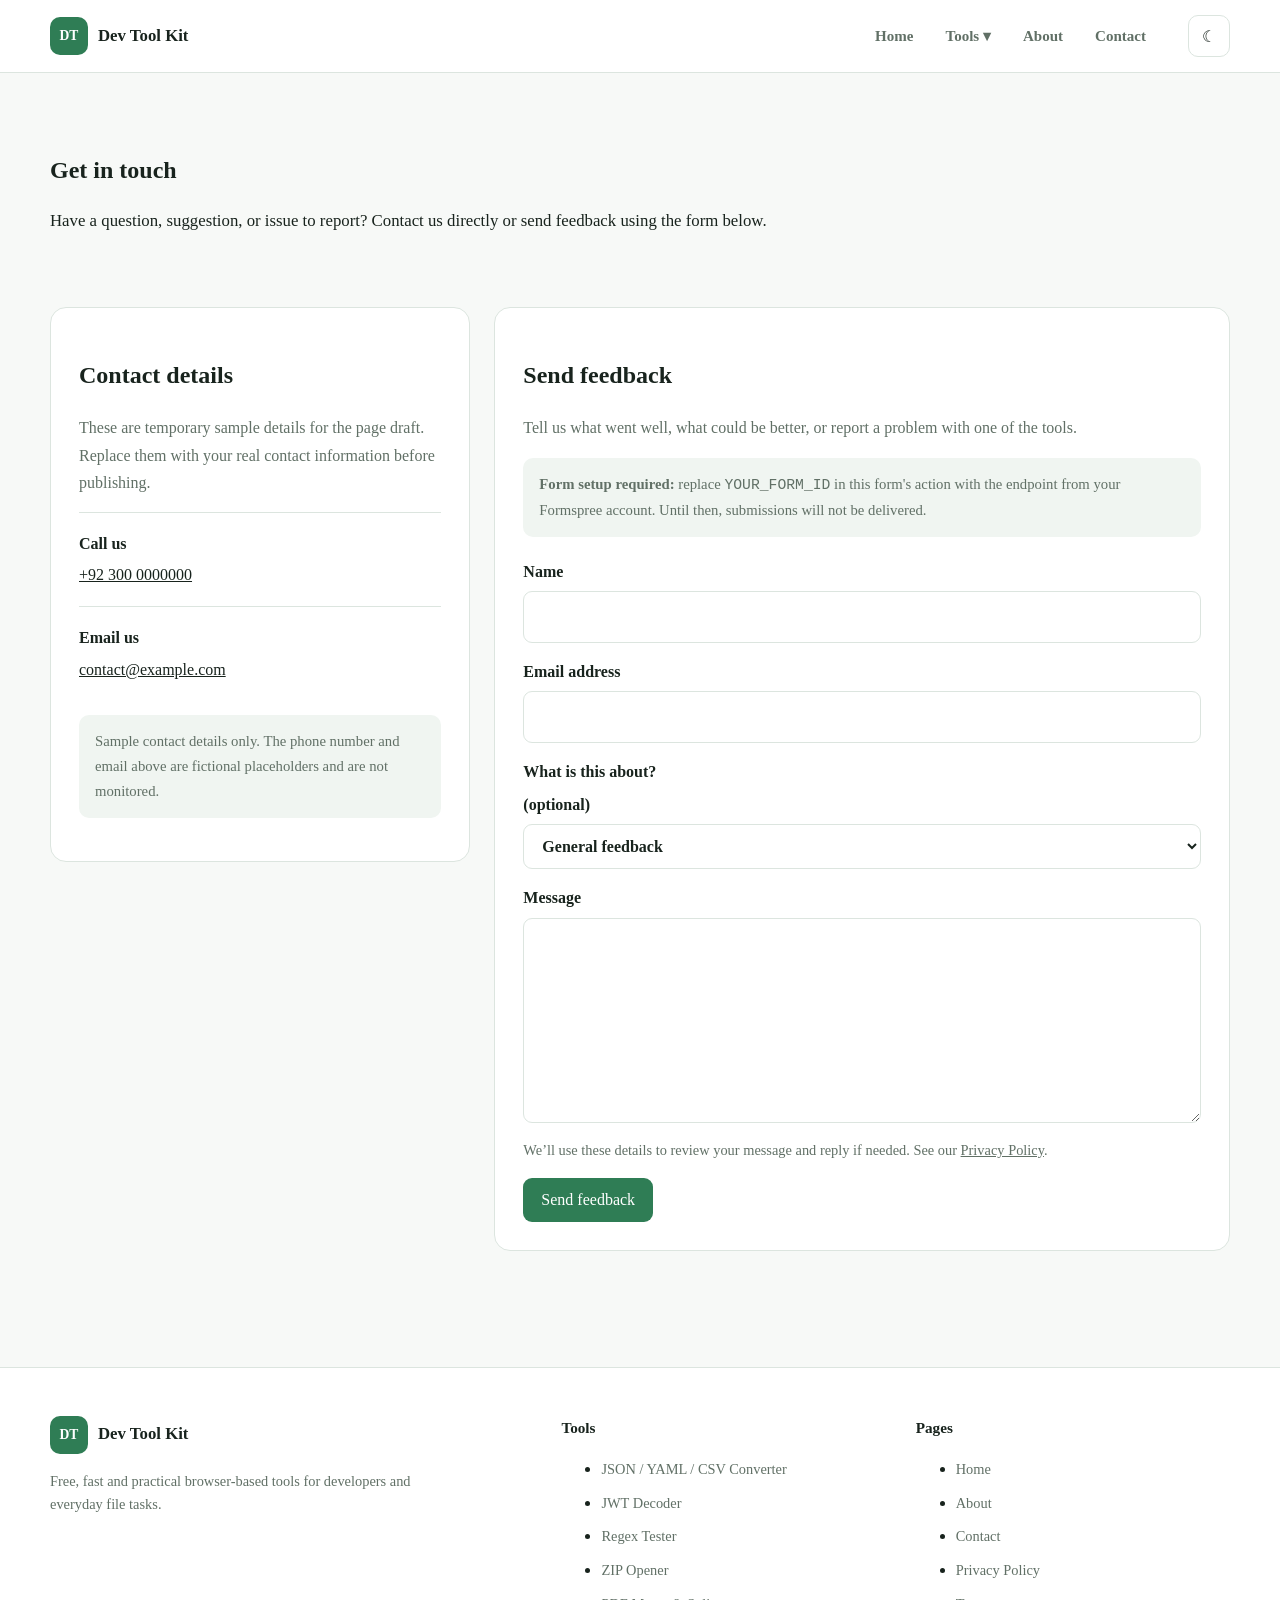
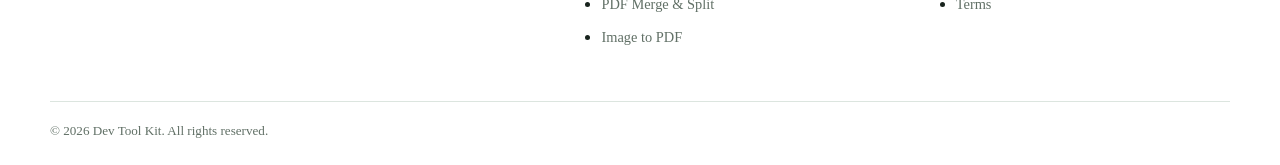
<file: contact.html>
<!DOCTYPE html>
<html lang="en">

<head>
    <meta charset="UTF-8">
    <meta name="viewport" content="width=device-width, initial-scale=1.0">

    <meta name="description"
        content="Contact Dev Tool Kit with a question, suggestion or feedback about our browser-based developer and file utility tools.">

    <meta name="keywords"
        content="Dev Tool Kit, developer tools, online developer tools, JSON converter, JWT decoder, regex tester, PDF tools, ZIP opener">

    <meta name="author" content="Dev Tool Kit">

    <title>Contact | Dev Tool Kit</title>

    <link rel="stylesheet" href="./css/style.css">

    <script src="./js/common.js" defer></script>

    <style>
        .contact-page .contact-hero {
            padding: 58px 0 34px;
        }

        .contact-page .contact-hero h1 {
            max-width: 760px;
            margin-bottom: 14px;
        }

        .contact-page .contact-hero p {
            max-width: 720px;
            font-size: 1.05rem;
            line-height: 1.8;
        }

        .contact-page .contact-section {
            padding: 20px 0 56px;
        }

        .contact-page .contact-layout {
            display: grid;
            grid-template-columns: minmax(240px, 0.8fr) minmax(0, 1.4fr);
            gap: 24px;
            align-items: start;
        }

        .contact-page .contact-details,
        .contact-page .contact-form-card {
            padding: 28px;
            border: 1px solid var(--border);
            border-radius: 16px;
            background: var(--surface);
        }

        .contact-page .contact-details>p,
        .contact-page .contact-form-card>p {
            line-height: 1.7;
            color: var(--text-secondary);
        }

        .contact-page .contact-method {
            padding: 18px 0;
            border-top: 1px solid var(--border);
        }

        .contact-page .contact-method h3 {
            margin: 0 0 6px;
            font-size: 1rem;
        }

        .contact-page .contact-method a {
            overflow-wrap: anywhere;
        }

        .contact-page .contact-placeholder-note,
        .contact-page .contact-form-setup-note {
            padding: 14px 16px;
            border-radius: 10px;
            background: var(--surface-soft);
            color: var(--text-secondary);
            font-size: 0.92rem;
            line-height: 1.6;
        }

        .contact-page .contact-form {
            display: grid;
            gap: 16px;
            margin-top: 22px;
        }

        .contact-page .contact-form label {
            display: grid;
            gap: 7px;
            font-weight: 600;
        }

        .contact-page .contact-form input,
        .contact-page .contact-form select,
        .contact-page .contact-form textarea {
            width: 100%;
            padding: 12px 14px;
            border: 1px solid var(--border);
            border-radius: 9px;
            background: var(--surface);
            color: inherit;
            font: inherit;
        }

        .contact-page .contact-form textarea {
            min-height: 160px;
            resize: vertical;
        }

        .contact-page .contact-form input:focus,
        .contact-page .contact-form select:focus,
        .contact-page .contact-form textarea:focus {
            outline: 2px solid var(--primary);
            outline-offset: 2px;
        }

        .contact-page .contact-form .button {
            justify-self: start;
            cursor: pointer;
            font: inherit;
        }

        .contact-page .contact-privacy-note {
            margin: 0;
            font-size: 0.9rem;
            line-height: 1.6;
            color: var(--text-secondary);
        }

        @media (max-width: 760px) {
            .contact-page .contact-layout {
                grid-template-columns: 1fr;
            }
        }

        @media (max-width: 600px) {
            .contact-page .contact-hero {
                padding: 42px 0 24px;
            }

            .contact-page .contact-section {
                padding: 16px 0 40px;
            }

            .contact-page .contact-details,
            .contact-page .contact-form-card {
                padding: 22px 18px;
            }
        }
    </style>
</head>

<body class="contact-page">

    <header class="site-header">
        <div class="container">
            <div class="header-inner">

                <a href="./index.html" class="brand" aria-label="Dev Tool Kit Home">
                    <span class="brand-mark" aria-hidden="true">DT</span>
                    <span>Dev Tool Kit</span>
                </a>

                <nav class="main-nav" aria-label="Main navigation">

                    <a href="./index.html">Home</a>

                    <div class="nav-dropdown">

                        <button type="button" class="nav-button nav-dropdown-toggle" aria-haspopup="true">
                            Tools ▾
                        </button>

                        <div class="nav-dropdown-menu">

                            <a href="./tools/json-yaml-csv-converter.html">
                                JSON / YAML / CSV Converter
                            </a>

                            <a href="./tools/jwt-decoder.html">
                                JWT Decoder
                            </a>

                            <a href="./tools/regex-tester.html">
                                Regex Tester
                            </a>

                            <a href="./tools/zip-opener.html">
                                ZIP Opener
                            </a>

                            <a href="./tools/pdf-merge-split.html">
                                PDF Merge &amp; Split
                            </a>

                            <a href="./tools/image-to-pdf.html">
                                Image to PDF
                            </a>

                        </div>

                    </div>

                    <a href="./about.html">
                        About
                    </a>

                    <a href="./contact.html" aria-current="page">
                        Contact
                    </a>

                </nav>

                <div class="header-actions">
                    <button type="button" class="icon-button theme-toggle" data-theme-toggle aria-label="Switch to dark mode"
                        title="Dark mode">
                        <span data-theme-icon aria-hidden="true">☾</span>
                    </button>

                    <button type="button" class="menu-toggle mobile-menu-button" data-menu-toggle aria-label="Open navigation menu"
                        aria-expanded="false" aria-controls="mobile-navigation">
                        <span data-menu-icon aria-hidden="true">☰</span>
                    </button>
                </div>

            </div>

            <nav class="mobile-nav" id="mobile-navigation" data-mobile-nav aria-label="Mobile navigation">

                <a href="./index.html">Home</a>

                <a href="./tools/json-yaml-csv-converter.html">
                    JSON / YAML / CSV Converter
                </a>

                <a href="./tools/jwt-decoder.html">
                    JWT Decoder
                </a>

                <a href="./tools/regex-tester.html">
                    Regex Tester
                </a>

                <a href="./tools/zip-opener.html">
                    ZIP Opener
                </a>

                <a href="./tools/pdf-merge-split.html">
                    PDF Merge &amp; Split
                </a>

                <a href="./tools/image-to-pdf.html">
                    Image to PDF
                </a>

                <div class="mobile-nav-divider"></div>

                <a href="./about.html">
                    About
                </a>

                <a href="./contact.html" aria-current="page">
                    Contact
                </a>

            </nav>

        </div>

    </header>


    <main class="main-content">
        <section class="contact-hero">
            <div class="container">
                <h1>Get in touch</h1>
                <p>Have a question, suggestion, or issue to report? Contact us directly or send feedback using the form
                    below.</p>
            </div>
        </section>

        <section class="contact-section">
            <div class="container contact-layout">
                <aside class="contact-details" aria-labelledby="contact-details-heading">
                    <h2 id="contact-details-heading">Contact details</h2>
                    <p>These are temporary sample details for the page draft. Replace them with your real contact
                        information before publishing.</p>

                    <div class="contact-method">
                        <h3>Call us</h3>
                        <a href="tel:+923000000000">+92 300 0000000</a>
                    </div>

                    <div class="contact-method">
                        <h3>Email us</h3>
                        <a href="mailto:contact@example.com">contact@example.com</a>
                    </div>

                    <p class="contact-placeholder-note">Sample contact details only. The phone number and email above
                        are fictional placeholders and are not monitored.</p>
                </aside>

                <section class="contact-form-card" aria-labelledby="feedback-heading">
                    <h2 id="feedback-heading">Send feedback</h2>
                    <p>Tell us what went well, what could be better, or report a problem with one of the tools.</p>

                    <p class="contact-form-setup-note"><strong>Form setup required:</strong> replace
                        <code>YOUR_FORM_ID</code> in this form's action with the endpoint from your Formspree account.
                        Until then, submissions will not be delivered.</p>

                    <form class="contact-form" action="https://formspree.io/f/YOUR_FORM_ID" method="POST">
                        <input type="hidden" name="_subject" value="Dev Tool Kit website feedback">

                        <label for="contact-name">
                            Name
                            <input id="contact-name" name="name" type="text" autocomplete="name" maxlength="100"
                                required>
                        </label>

                        <label for="contact-email">
                            Email address
                            <input id="contact-email" name="email" type="email" autocomplete="email" maxlength="254"
                                required>
                        </label>

                        <label for="contact-topic">
                            What is this about? <span>(optional)</span>
                            <select id="contact-topic" name="topic">
                                <option value="feedback">General feedback</option>
                                <option value="suggestion">Suggestion</option>
                                <option value="problem">Report a problem</option>
                                <option value="other">Something else</option>
                            </select>
                        </label>

                        <label for="contact-message">
                            Message
                            <textarea id="contact-message" name="message" rows="7" maxlength="5000" required></textarea>
                        </label>

                        <p class="contact-privacy-note">We’ll use these details to review your message and reply if
                            needed. See our <a href="./privacy-policy.html">Privacy Policy</a>.</p>

                        <button class="button button-primary" type="submit">Send feedback</button>
                    </form>
                </section>
            </div>
        </section>
    </main>


    <footer class="site-footer">

        <div class="container">

            <div class="footer-grid">

                <div class="footer-brand">

                    <a href="./index.html" class="brand" aria-label="Dev Tool Kit Home">
                        <span class="brand-mark">DT</span>
                        <span>Dev Tool Kit</span>
                    </a>

                    <p>
                        Free, fast and practical browser-based tools for
                        developers and everyday file tasks.
                    </p>

                </div>


                <div class="footer-column">

                    <h3>
                        Tools
                    </h3>

                    <ul class="footer-links">

                        <li>
                            <a href="./tools/json-yaml-csv-converter.html">
                                JSON / YAML / CSV Converter
                            </a>
                        </li>

                        <li>
                            <a href="./tools/jwt-decoder.html">
                                JWT Decoder
                            </a>
                        </li>

                        <li>
                            <a href="./tools/regex-tester.html">
                                Regex Tester
                            </a>
                        </li>

                        <li>
                            <a href="./tools/zip-opener.html">
                                ZIP Opener
                            </a>
                        </li>

                        <li>
                            <a href="./tools/pdf-merge-split.html">
                                PDF Merge &amp; Split
                            </a>
                        </li>

                        <li>
                            <a href="./tools/image-to-pdf.html">
                                Image to PDF
                            </a>
                        </li>

                    </ul>

                </div>


                <div class="footer-column">

                    <h3>
                        Pages
                    </h3>

                    <ul class="footer-links">

                        <li>
                            <a href="./index.html">
                                Home
                            </a>
                        </li>

                        <li>
                            <a href="./about.html">
                                About
                            </a>
                        </li>

                        <li>
                            <a href="./contact.html">
                                Contact
                            </a>
                        </li>

                        <li>
                            <a href="./privacy-policy.html">
                                Privacy Policy
                            </a>
                        </li>

                        <li>
                            <a href="./terms.html">
                                Terms
                            </a>
                        </li>

                    </ul>

                </div>

            </div>


            <div class="footer-bottom">

                <p>
                    © <span data-current-year></span> Dev Tool Kit.
                    All rights reserved.
                </p>

            </div>

        </div>

    </footer>

</body>

</html>
</file>
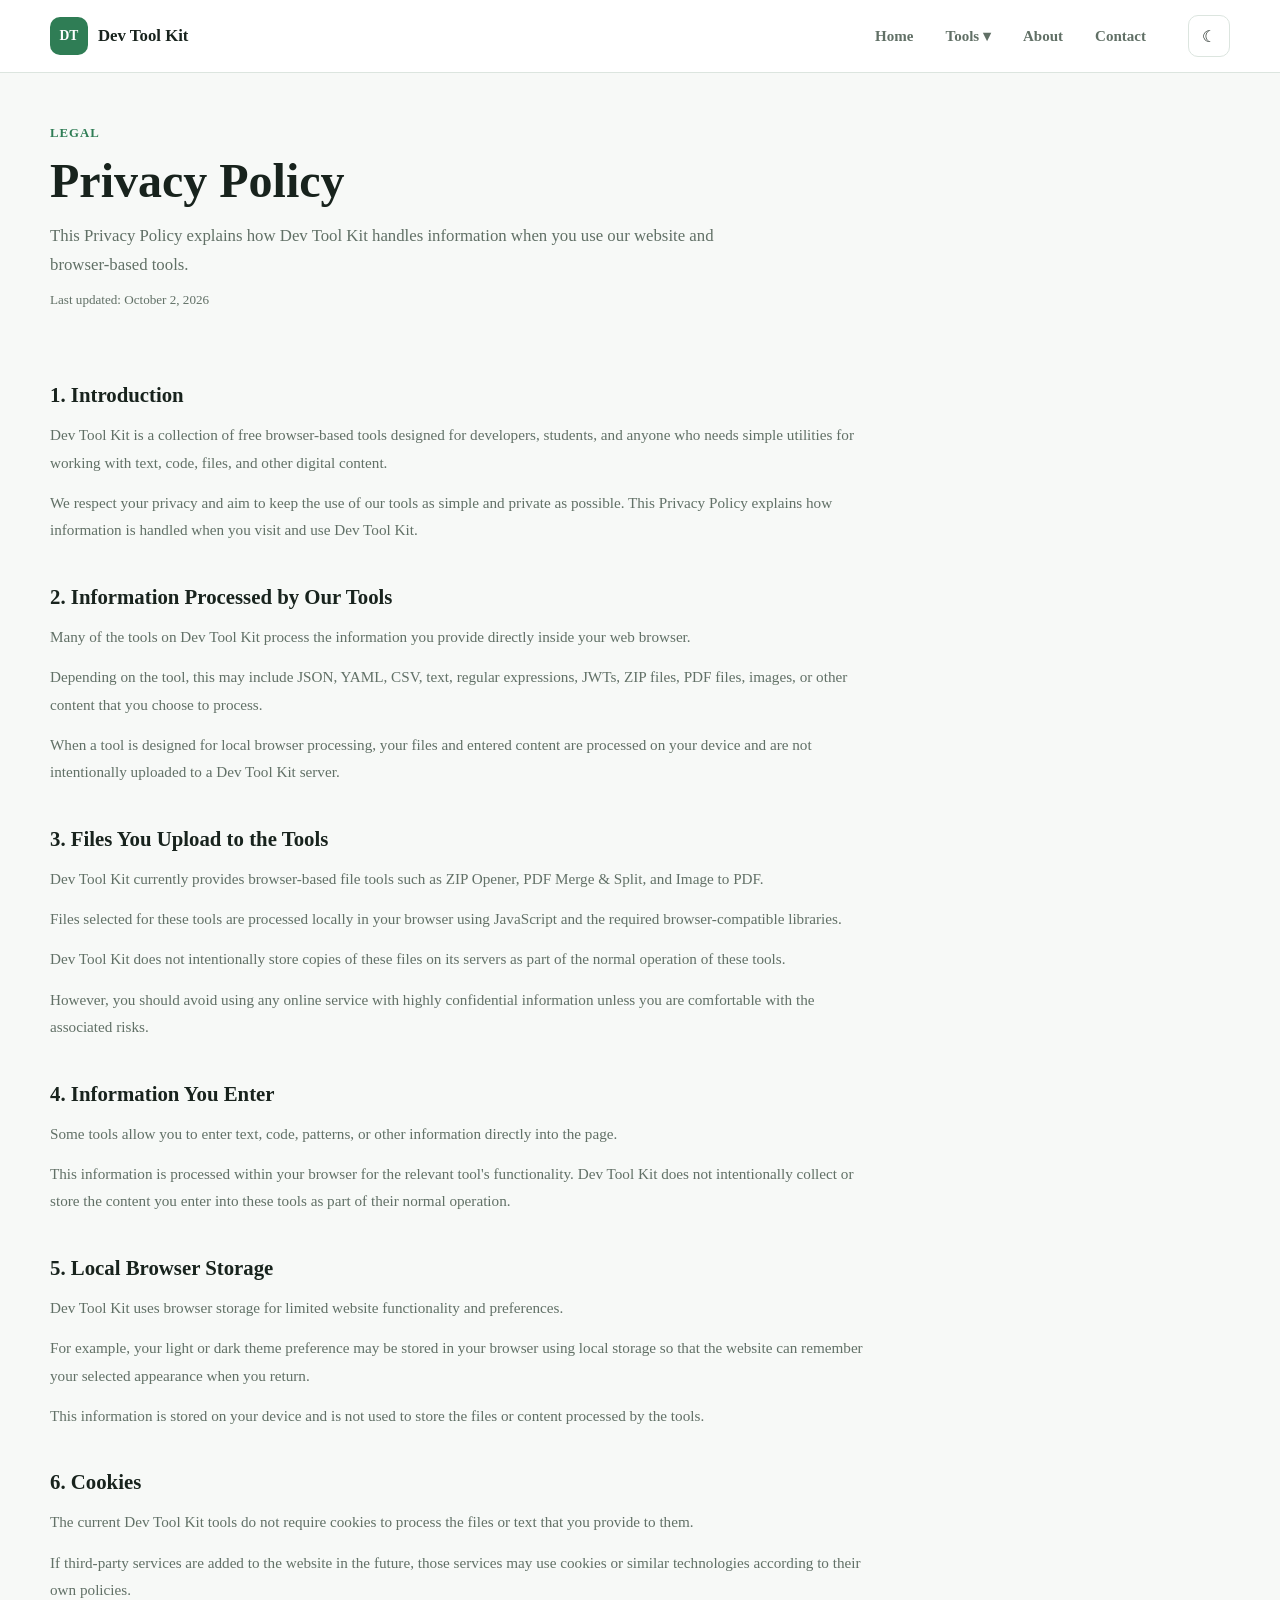
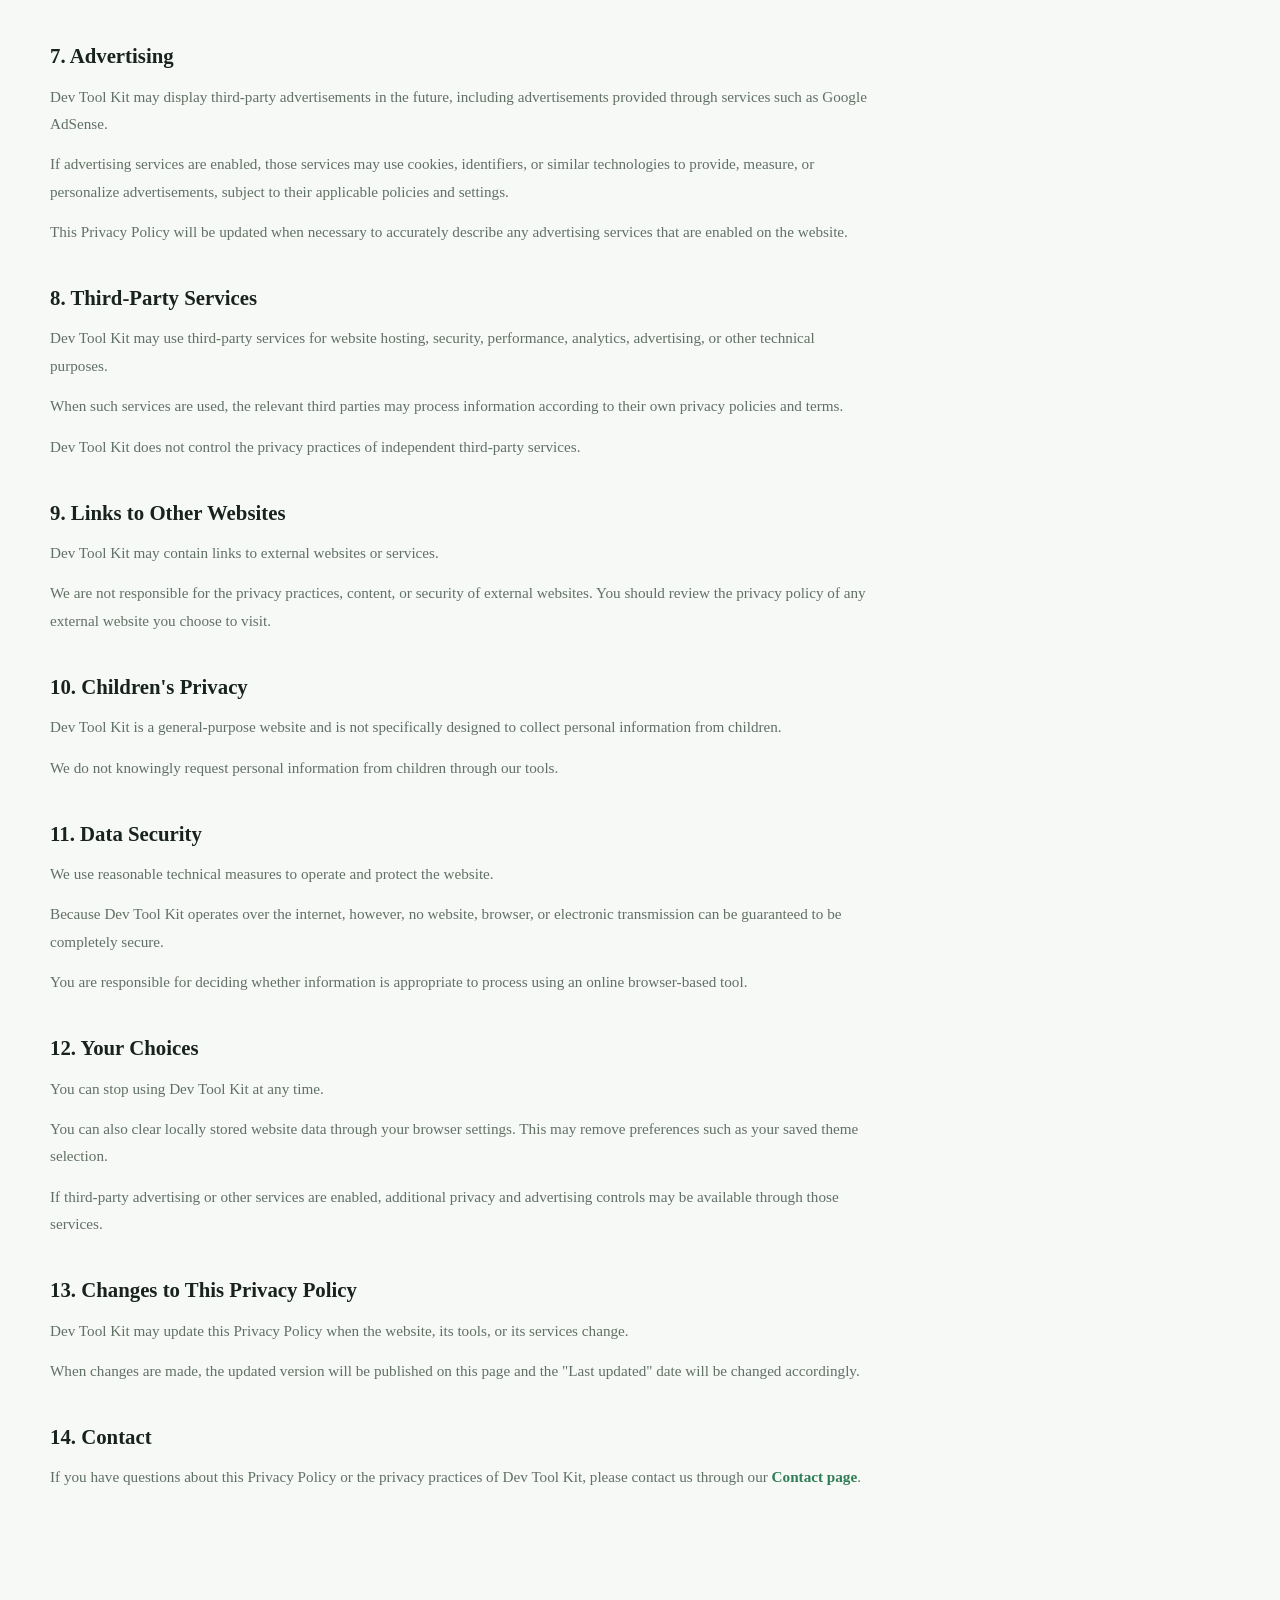
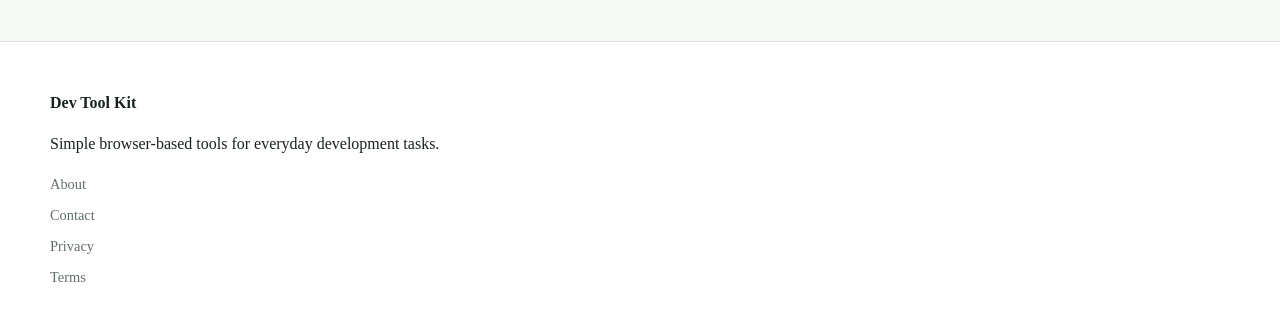
<file: privacy-policy.html>
<!DOCTYPE html>
<html lang="en">

<head>
    <meta charset="UTF-8">
    <meta name="viewport" content="width=device-width, initial-scale=1.0">

    <title>Privacy Policy | Dev Tool Kit</title>

    <meta name="description"
        content="Privacy Policy for Dev Tool Kit, a collection of free browser-based developer and file tools.">

    <script>
        (function () {
            const savedTheme = localStorage.getItem("dev-tool-kit-theme");

            if (savedTheme === "dark") {
                document.documentElement.setAttribute("data-theme", "dark");
            } else if (savedTheme === "light") {
                document.documentElement.setAttribute("data-theme", "light");
            }
        })();
    </script>

    <link rel="stylesheet" href="css/style.css">
</head>

<body class="legal-page">

    <!-- Header -->
    <header class="site-header">
        <div class="container">
            <div class="header-inner">

                <a href="index.html" class="brand" aria-label="Dev Tool Kit Home">
                    <span class="brand-mark" aria-hidden="true">DT</span>
                    <span>Dev Tool Kit</span>
                </a>

                <nav class="main-nav" aria-label="Main navigation">

                    <a href="index.html">Home</a>

                    <div class="nav-dropdown">
                        <button type="button" class="nav-button nav-dropdown-toggle" aria-haspopup="true">
                            Tools ▾
                        </button>

                        <div class="nav-dropdown-menu">
                            <a href="tools/json-yaml-csv-converter.html">
                                JSON / YAML / CSV Converter
                            </a>
                            <a href="tools/jwt-decoder.html">
                                JWT Decoder
                            </a>
                            <a href="tools/regex-tester.html">
                                Regex Tester
                            </a>
                            <a href="tools/zip-opener.html">
                                ZIP Opener
                            </a>
                            <a href="tools/pdf-merge-split.html">
                                PDF Merge &amp; Split
                            </a>
                            <a href="tools/image-to-pdf.html">
                                Image to PDF
                            </a>
                        </div>
                    </div>

                    <a href="about.html">About</a>
                    <a href="contact.html">Contact</a>

                </nav>

                <div class="header-actions">
                    <button type="button" class="icon-button theme-toggle" data-theme-toggle aria-label="Switch to dark mode"
                        title="Dark mode">
                        <span data-theme-icon aria-hidden="true">☾</span>
                    </button>

                    <button type="button" class="menu-toggle mobile-menu-button" data-menu-toggle aria-label="Open navigation menu"
                        aria-expanded="false" aria-controls="mobile-navigation">
                        <span data-menu-icon aria-hidden="true">☰</span>
                    </button>
                </div>

            </div>

            <nav class="mobile-nav" id="mobile-navigation" data-mobile-nav aria-label="Mobile navigation">

                <a href="index.html">Home</a>

                <a href="tools/json-yaml-csv-converter.html">
                    JSON / YAML / CSV Converter
                </a>

                <a href="tools/jwt-decoder.html">
                    JWT Decoder
                </a>

                <a href="tools/regex-tester.html">
                    Regex Tester
                </a>

                <a href="tools/zip-opener.html">
                    ZIP Opener
                </a>

                <a href="tools/pdf-merge-split.html">
                    PDF Merge &amp; Split
                </a>

                <a href="tools/image-to-pdf.html">
                    Image to PDF
                </a>

                <div class="mobile-nav-divider"></div>

                <a href="about.html">About</a>
                <a href="contact.html">Contact</a>

            </nav>

        </div>

    </header>


    <!-- Page Header -->
    <section class="legal-page-header">

        <div class="container">

            <div class="eyebrow">Legal</div>

            <h1>Privacy Policy</h1>

            <p>
                This Privacy Policy explains how Dev Tool Kit handles
                information when you use our website and browser-based tools.
            </p>

            <span class="legal-updated">
                Last updated: October 2, 2026
            </span>

        </div>

    </section>


    <!-- Main Content -->
    <main class="container legal-main">

        <article class="legal-content">


            <section>

                <h2>1. Introduction</h2>

                <p>
                    Dev Tool Kit is a collection of free browser-based tools
                    designed for developers, students, and anyone who needs
                    simple utilities for working with text, code, files, and
                    other digital content.
                </p>

                <p>
                    We respect your privacy and aim to keep the use of our
                    tools as simple and private as possible. This Privacy
                    Policy explains how information is handled when you visit
                    and use Dev Tool Kit.
                </p>

            </section>


            <section>

                <h2>2. Information Processed by Our Tools</h2>

                <p>
                    Many of the tools on Dev Tool Kit process the information
                    you provide directly inside your web browser.
                </p>

                <p>
                    Depending on the tool, this may include JSON, YAML, CSV,
                    text, regular expressions, JWTs, ZIP files, PDF files,
                    images, or other content that you choose to process.
                </p>

                <p>
                    When a tool is designed for local browser processing,
                    your files and entered content are processed on your
                    device and are not intentionally uploaded to a Dev Tool
                    Kit server.
                </p>

            </section>


            <section>

                <h2>3. Files You Upload to the Tools</h2>

                <p>
                    Dev Tool Kit currently provides browser-based file tools
                    such as ZIP Opener, PDF Merge &amp; Split, and Image to
                    PDF.
                </p>

                <p>
                    Files selected for these tools are processed locally in
                    your browser using JavaScript and the required
                    browser-compatible libraries.
                </p>

                <p>
                    Dev Tool Kit does not intentionally store copies of these
                    files on its servers as part of the normal operation of
                    these tools.
                </p>

                <p>
                    However, you should avoid using any online service with
                    highly confidential information unless you are comfortable
                    with the associated risks.
                </p>

            </section>


            <section>

                <h2>4. Information You Enter</h2>

                <p>
                    Some tools allow you to enter text, code, patterns, or
                    other information directly into the page.
                </p>

                <p>
                    This information is processed within your browser for the
                    relevant tool's functionality. Dev Tool Kit does not
                    intentionally collect or store the content you enter into
                    these tools as part of their normal operation.
                </p>

            </section>


            <section>

                <h2>5. Local Browser Storage</h2>

                <p>
                    Dev Tool Kit uses browser storage for limited website
                    functionality and preferences.
                </p>

                <p>
                    For example, your light or dark theme preference may be
                    stored in your browser using local storage so that the
                    website can remember your selected appearance when you
                    return.
                </p>

                <p>
                    This information is stored on your device and is not used
                    to store the files or content processed by the tools.
                </p>

            </section>


            <section>

                <h2>6. Cookies</h2>

                <p>
                    The current Dev Tool Kit tools do not require cookies to
                    process the files or text that you provide to them.
                </p>

                <p>
                    If third-party services are added to the website in the
                    future, those services may use cookies or similar
                    technologies according to their own policies.
                </p>

            </section>


            <section>

                <h2>7. Advertising</h2>

                <p>
                    Dev Tool Kit may display third-party advertisements in
                    the future, including advertisements provided through
                    services such as Google AdSense.
                </p>

                <p>
                    If advertising services are enabled, those services may
                    use cookies, identifiers, or similar technologies to
                    provide, measure, or personalize advertisements, subject
                    to their applicable policies and settings.
                </p>

                <p>
                    This Privacy Policy will be updated when necessary to
                    accurately describe any advertising services that are
                    enabled on the website.
                </p>

            </section>


            <section>

                <h2>8. Third-Party Services</h2>

                <p>
                    Dev Tool Kit may use third-party services for website
                    hosting, security, performance, analytics, advertising,
                    or other technical purposes.
                </p>

                <p>
                    When such services are used, the relevant third parties
                    may process information according to their own privacy
                    policies and terms.
                </p>

                <p>
                    Dev Tool Kit does not control the privacy practices of
                    independent third-party services.
                </p>

            </section>


            <section>

                <h2>9. Links to Other Websites</h2>

                <p>
                    Dev Tool Kit may contain links to external websites or
                    services.
                </p>

                <p>
                    We are not responsible for the privacy practices, content,
                    or security of external websites. You should review the
                    privacy policy of any external website you choose to
                    visit.
                </p>

            </section>


            <section>

                <h2>10. Children's Privacy</h2>

                <p>
                    Dev Tool Kit is a general-purpose website and is not
                    specifically designed to collect personal information
                    from children.
                </p>

                <p>
                    We do not knowingly request personal information from
                    children through our tools.
                </p>

            </section>


            <section>

                <h2>11. Data Security</h2>

                <p>
                    We use reasonable technical measures to operate and
                    protect the website.
                </p>

                <p>
                    Because Dev Tool Kit operates over the internet, however,
                    no website, browser, or electronic transmission can be
                    guaranteed to be completely secure.
                </p>

                <p>
                    You are responsible for deciding whether information is
                    appropriate to process using an online browser-based tool.
                </p>

            </section>


            <section>

                <h2>12. Your Choices</h2>

                <p>
                    You can stop using Dev Tool Kit at any time.
                </p>

                <p>
                    You can also clear locally stored website data through
                    your browser settings. This may remove preferences such
                    as your saved theme selection.
                </p>

                <p>
                    If third-party advertising or other services are enabled,
                    additional privacy and advertising controls may be
                    available through those services.
                </p>

            </section>


            <section>

                <h2>13. Changes to This Privacy Policy</h2>

                <p>
                    Dev Tool Kit may update this Privacy Policy when the
                    website, its tools, or its services change.
                </p>

                <p>
                    When changes are made, the updated version will be
                    published on this page and the "Last updated" date will
                    be changed accordingly.
                </p>

            </section>


            <section>

                <h2>14. Contact</h2>

                <p>
                    If you have questions about this Privacy Policy or the
                    privacy practices of Dev Tool Kit, please contact us
                    through our
                    <a href="contact.html">Contact page</a>.
                </p>

            </section>


        </article>

    </main>


    <!-- Footer -->
    <footer class="site-footer">

        <div class="container footer-inner">

            <div>

                <strong>Dev Tool Kit</strong>

                <p>
                    Simple browser-based tools for everyday development tasks.
                </p>

            </div>


            <div class="footer-links">

                <a href="about.html">About</a>

                <a href="contact.html">Contact</a>

                <a href="privacy-policy.html">Privacy</a>

                <a href="terms.html">Terms</a>

            </div>

        </div>

    </footer>


    <script src="js/common.js" defer></script>

</body>

</html>
</file>
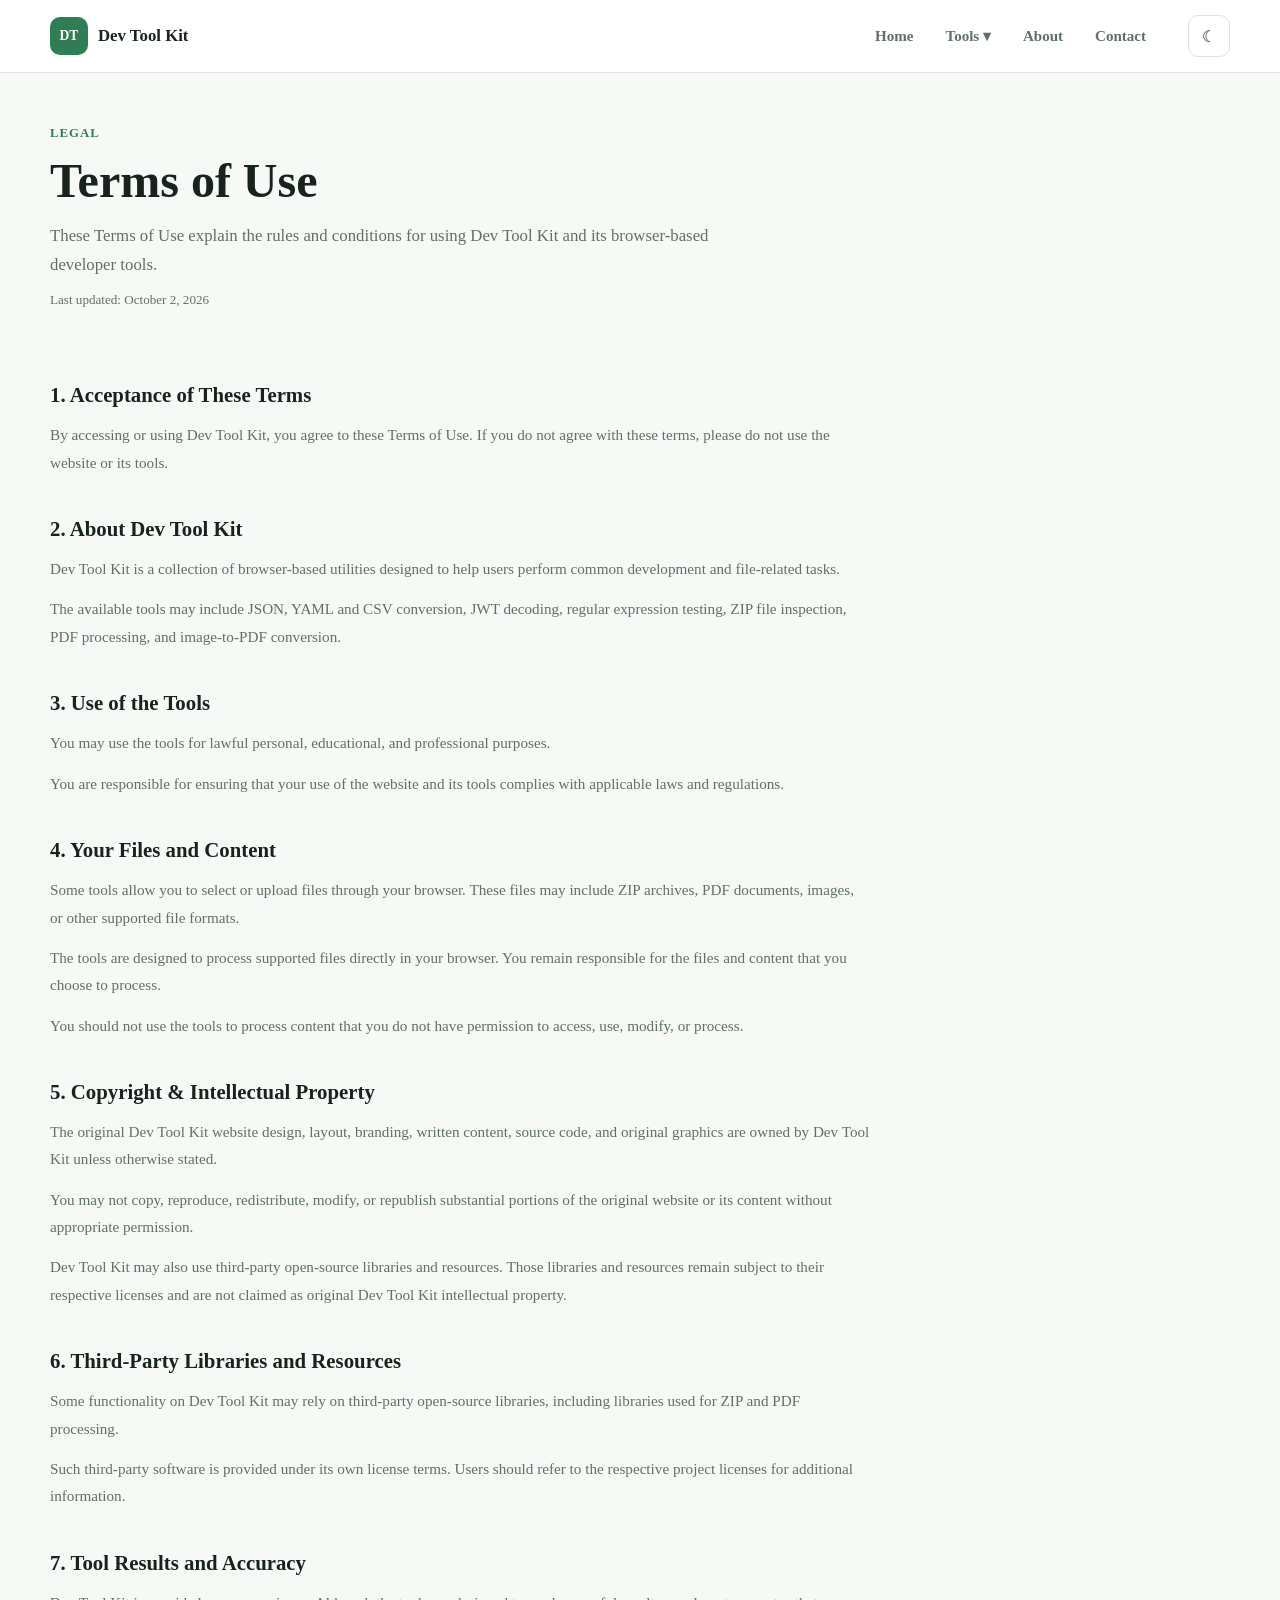
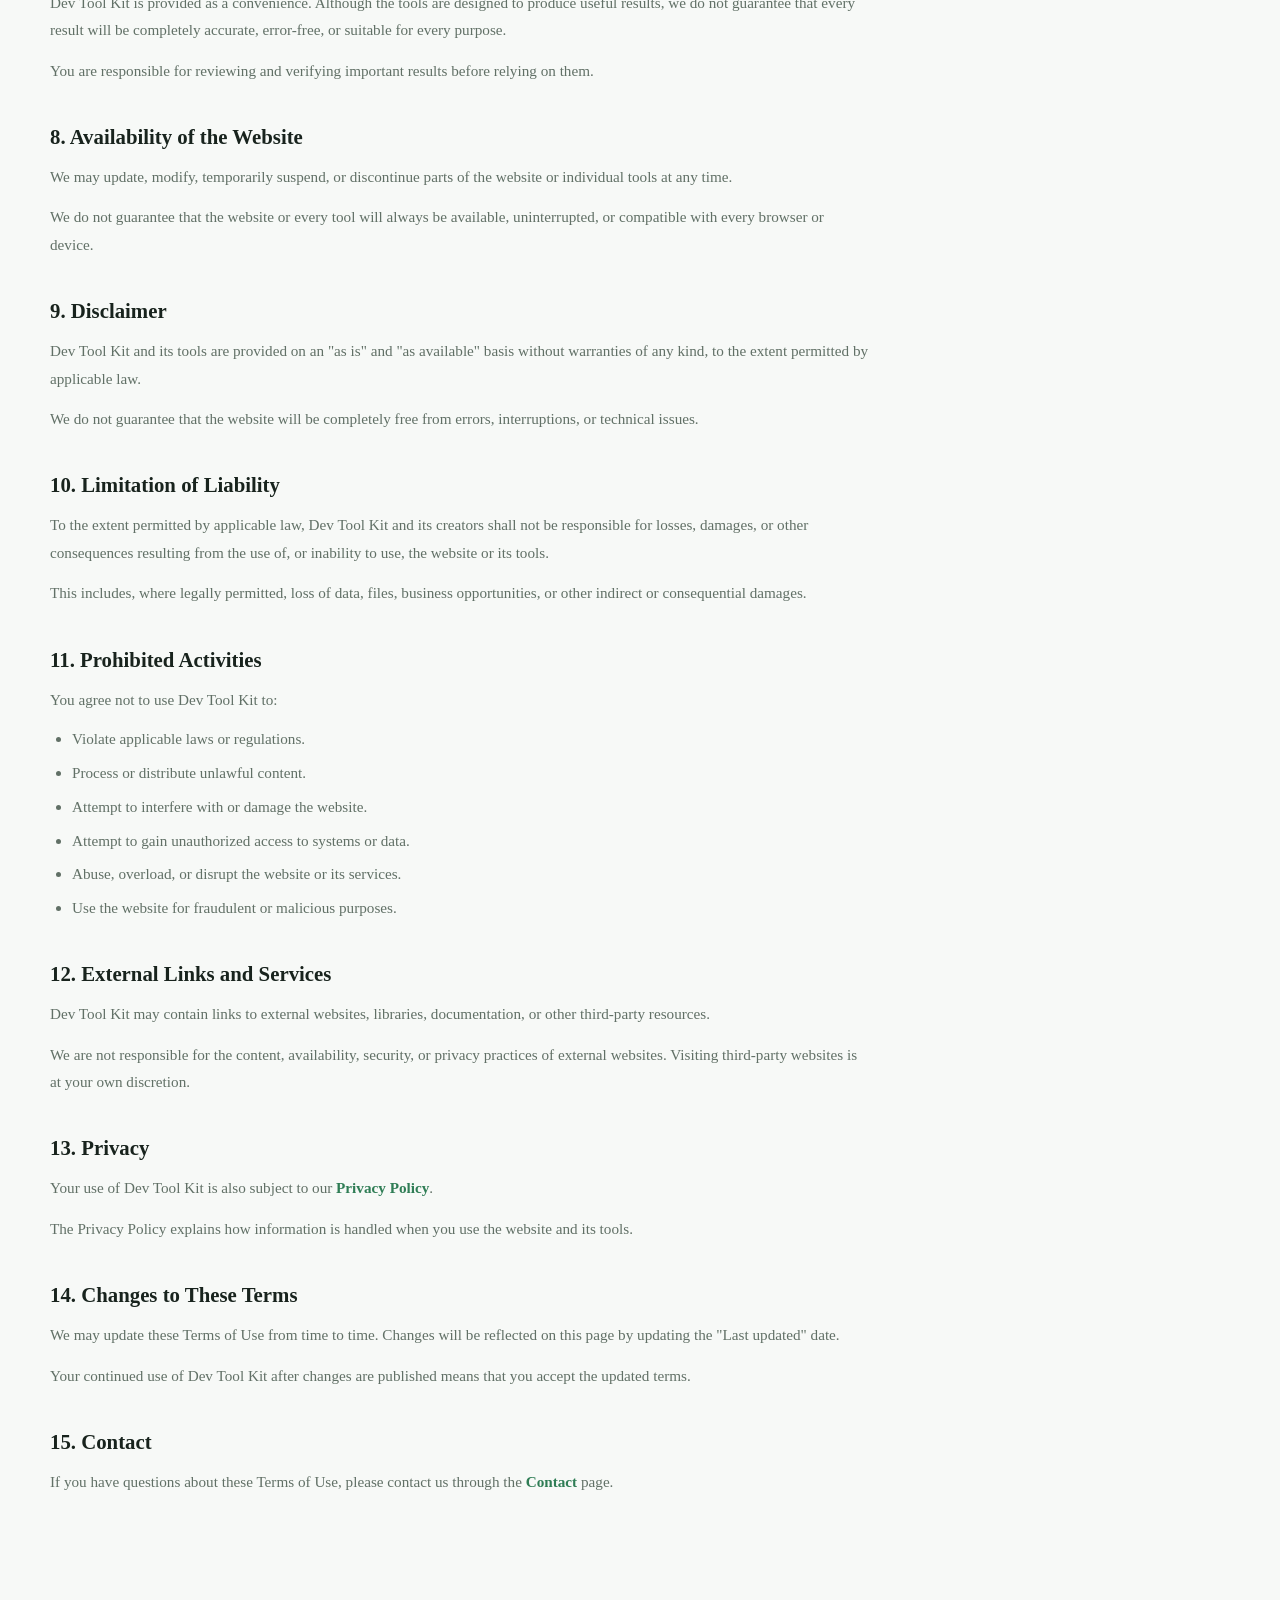
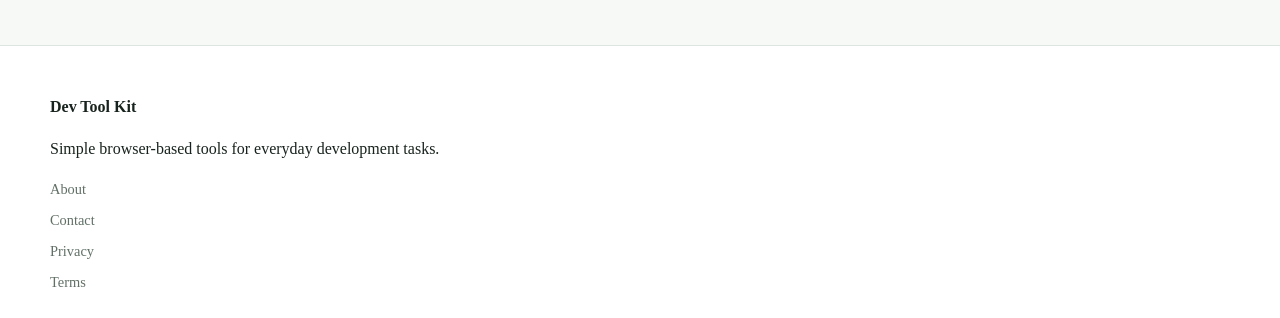
<file: terms.html>
<!DOCTYPE html>
<html lang="en">

<head>
    <meta charset="UTF-8">
    <meta name="viewport" content="width=device-width, initial-scale=1.0">

    <title>Terms of Use | Dev Tool Kit</title>
    <meta name="description" content="Terms of Use for Dev Tool Kit and its browser-based developer tools.">

    <script>
        (function () {
            const savedTheme = localStorage.getItem("dev-tool-kit-theme");

            if (savedTheme === "dark") {
                document.documentElement.setAttribute("data-theme", "dark");
            } else if (savedTheme === "light") {
                document.documentElement.setAttribute("data-theme", "light");
            }
        })();
    </script>

    <link rel="stylesheet" href="css/style.css">
</head>

<body class="legal-page">

    <!-- Header -->
    <header class="site-header">
        <div class="container">
            <div class="header-inner">

                <a href="index.html" class="brand" aria-label="Dev Tool Kit Home">
                    <span class="brand-mark" aria-hidden="true">DT</span>
                    <span>Dev Tool Kit</span>
                </a>

                <nav class="main-nav" aria-label="Main navigation">

                    <a href="index.html">Home</a>

                    <div class="nav-dropdown">
                        <button type="button" class="nav-button nav-dropdown-toggle" aria-haspopup="true">
                            Tools ▾
                        </button>

                        <div class="nav-dropdown-menu">
                            <a href="tools/json-yaml-csv-converter.html">
                                JSON / YAML / CSV Converter
                            </a>
                            <a href="tools/jwt-decoder.html">
                                JWT Decoder
                            </a>
                            <a href="tools/regex-tester.html">
                                Regex Tester
                            </a>
                            <a href="tools/zip-opener.html">
                                ZIP Opener
                            </a>
                            <a href="tools/pdf-merge-split.html">
                                PDF Merge &amp; Split
                            </a>
                            <a href="tools/image-to-pdf.html">
                                Image to PDF
                            </a>
                        </div>
                    </div>

                    <a href="about.html">About</a>
                    <a href="contact.html">Contact</a>

                </nav>

                <div class="header-actions">
                    <button type="button" class="icon-button theme-toggle" data-theme-toggle aria-label="Switch to dark mode"
                        title="Dark mode">
                        <span data-theme-icon aria-hidden="true">☾</span>
                    </button>

                    <button type="button" class="menu-toggle mobile-menu-button" data-menu-toggle aria-label="Open navigation menu"
                        aria-expanded="false" aria-controls="mobile-navigation">
                        <span data-menu-icon aria-hidden="true">☰</span>
                    </button>
                </div>

            </div>

            <nav class="mobile-nav" id="mobile-navigation" data-mobile-nav aria-label="Mobile navigation">

                <a href="index.html">Home</a>

                <a href="tools/json-yaml-csv-converter.html">
                    JSON / YAML / CSV Converter
                </a>

                <a href="tools/jwt-decoder.html">
                    JWT Decoder
                </a>

                <a href="tools/regex-tester.html">
                    Regex Tester
                </a>

                <a href="tools/zip-opener.html">
                    ZIP Opener
                </a>

                <a href="tools/pdf-merge-split.html">
                    PDF Merge &amp; Split
                </a>

                <a href="tools/image-to-pdf.html">
                    Image to PDF
                </a>

                <div class="mobile-nav-divider"></div>

                <a href="about.html">About</a>
                <a href="contact.html">Contact</a>

            </nav>
        </div>
    </header>


    <!-- Page Header -->
    <section class="legal-page-header">
        <div class="container">

            <div class="eyebrow">Legal</div>

            <h1>Terms of Use</h1>

            <p>
                These Terms of Use explain the rules and conditions for using
                Dev Tool Kit and its browser-based developer tools.
            </p>

            <span class="legal-updated">
                Last updated: October 2, 2026
            </span>

        </div>
    </section>


    <!-- Main Content -->
    <main class="container legal-main">

        <article class="legal-content">

            <section>
                <h2>1. Acceptance of These Terms</h2>

                <p>
                    By accessing or using Dev Tool Kit, you agree to these
                    Terms of Use. If you do not agree with these terms, please
                    do not use the website or its tools.
                </p>
            </section>


            <section>
                <h2>2. About Dev Tool Kit</h2>

                <p>
                    Dev Tool Kit is a collection of browser-based utilities
                    designed to help users perform common development and
                    file-related tasks.
                </p>

                <p>
                    The available tools may include JSON, YAML and CSV
                    conversion, JWT decoding, regular expression testing,
                    ZIP file inspection, PDF processing, and image-to-PDF
                    conversion.
                </p>
            </section>


            <section>
                <h2>3. Use of the Tools</h2>

                <p>
                    You may use the tools for lawful personal, educational,
                    and professional purposes.
                </p>

                <p>
                    You are responsible for ensuring that your use of the
                    website and its tools complies with applicable laws and
                    regulations.
                </p>
            </section>


            <section>
                <h2>4. Your Files and Content</h2>

                <p>
                    Some tools allow you to select or upload files through
                    your browser. These files may include ZIP archives, PDF
                    documents, images, or other supported file formats.
                </p>

                <p>
                    The tools are designed to process supported files directly
                    in your browser. You remain responsible for the files and
                    content that you choose to process.
                </p>

                <p>
                    You should not use the tools to process content that you
                    do not have permission to access, use, modify, or process.
                </p>
            </section>


            <section>
                <h2>5. Copyright &amp; Intellectual Property</h2>

                <p>
                    The original Dev Tool Kit website design, layout, branding,
                    written content, source code, and original graphics are
                    owned by Dev Tool Kit unless otherwise stated.
                </p>

                <p>
                    You may not copy, reproduce, redistribute, modify, or
                    republish substantial portions of the original website
                    or its content without appropriate permission.
                </p>

                <p>
                    Dev Tool Kit may also use third-party open-source libraries
                    and resources. Those libraries and resources remain
                    subject to their respective licenses and are not claimed
                    as original Dev Tool Kit intellectual property.
                </p>
            </section>


            <section>
                <h2>6. Third-Party Libraries and Resources</h2>

                <p>
                    Some functionality on Dev Tool Kit may rely on
                    third-party open-source libraries, including libraries
                    used for ZIP and PDF processing.
                </p>

                <p>
                    Such third-party software is provided under its own
                    license terms. Users should refer to the respective
                    project licenses for additional information.
                </p>
            </section>


            <section>
                <h2>7. Tool Results and Accuracy</h2>

                <p>
                    Dev Tool Kit is provided as a convenience. Although the
                    tools are designed to produce useful results, we do not
                    guarantee that every result will be completely accurate,
                    error-free, or suitable for every purpose.
                </p>

                <p>
                    You are responsible for reviewing and verifying important
                    results before relying on them.
                </p>
            </section>


            <section>
                <h2>8. Availability of the Website</h2>

                <p>
                    We may update, modify, temporarily suspend, or discontinue
                    parts of the website or individual tools at any time.
                </p>

                <p>
                    We do not guarantee that the website or every tool will
                    always be available, uninterrupted, or compatible with
                    every browser or device.
                </p>
            </section>


            <section>
                <h2>9. Disclaimer</h2>

                <p>
                    Dev Tool Kit and its tools are provided on an
                    "as is" and "as available" basis without warranties of
                    any kind, to the extent permitted by applicable law.
                </p>

                <p>
                    We do not guarantee that the website will be completely
                    free from errors, interruptions, or technical issues.
                </p>
            </section>


            <section>
                <h2>10. Limitation of Liability</h2>

                <p>
                    To the extent permitted by applicable law, Dev Tool Kit
                    and its creators shall not be responsible for losses,
                    damages, or other consequences resulting from the use of,
                    or inability to use, the website or its tools.
                </p>

                <p>
                    This includes, where legally permitted, loss of data,
                    files, business opportunities, or other indirect or
                    consequential damages.
                </p>
            </section>


            <section>
                <h2>11. Prohibited Activities</h2>

                <p>You agree not to use Dev Tool Kit to:</p>

                <ul>
                    <li>Violate applicable laws or regulations.</li>
                    <li>Process or distribute unlawful content.</li>
                    <li>Attempt to interfere with or damage the website.</li>
                    <li>Attempt to gain unauthorized access to systems or data.</li>
                    <li>Abuse, overload, or disrupt the website or its services.</li>
                    <li>Use the website for fraudulent or malicious purposes.</li>
                </ul>
            </section>


            <section>
                <h2>12. External Links and Services</h2>

                <p>
                    Dev Tool Kit may contain links to external websites,
                    libraries, documentation, or other third-party resources.
                </p>

                <p>
                    We are not responsible for the content, availability,
                    security, or privacy practices of external websites.
                    Visiting third-party websites is at your own discretion.
                </p>
            </section>


            <section>
                <h2>13. Privacy</h2>

                <p>
                    Your use of Dev Tool Kit is also subject to our
                    <a href="privacy-policy.html">Privacy Policy</a>.
                </p>

                <p>
                    The Privacy Policy explains how information is handled
                    when you use the website and its tools.
                </p>
            </section>


            <section>
                <h2>14. Changes to These Terms</h2>

                <p>
                    We may update these Terms of Use from time to time.
                    Changes will be reflected on this page by updating the
                    "Last updated" date.
                </p>

                <p>
                    Your continued use of Dev Tool Kit after changes are
                    published means that you accept the updated terms.
                </p>
            </section>


            <section>
                <h2>15. Contact</h2>

                <p>
                    If you have questions about these Terms of Use, please
                    contact us through the
                    <a href="contact.html">Contact</a> page.
                </p>
            </section>

        </article>

    </main>


    <!-- Footer -->
    <footer class="site-footer">

        <div class="container footer-inner">

            <div>
                <strong>Dev Tool Kit</strong>

                <p>
                    Simple browser-based tools for everyday development tasks.
                </p>
            </div>
            <div class="footer-links">
                <a href="about.html">About</a>
                <a href="contact.html">Contact</a>
                <a href="privacy-policy.html">Privacy</a>
                <a href="terms.html">Terms</a>
            </div>
        </div>
    </footer>
    <script src="js/common.js" defer></script>
</body>

</html>
</file>
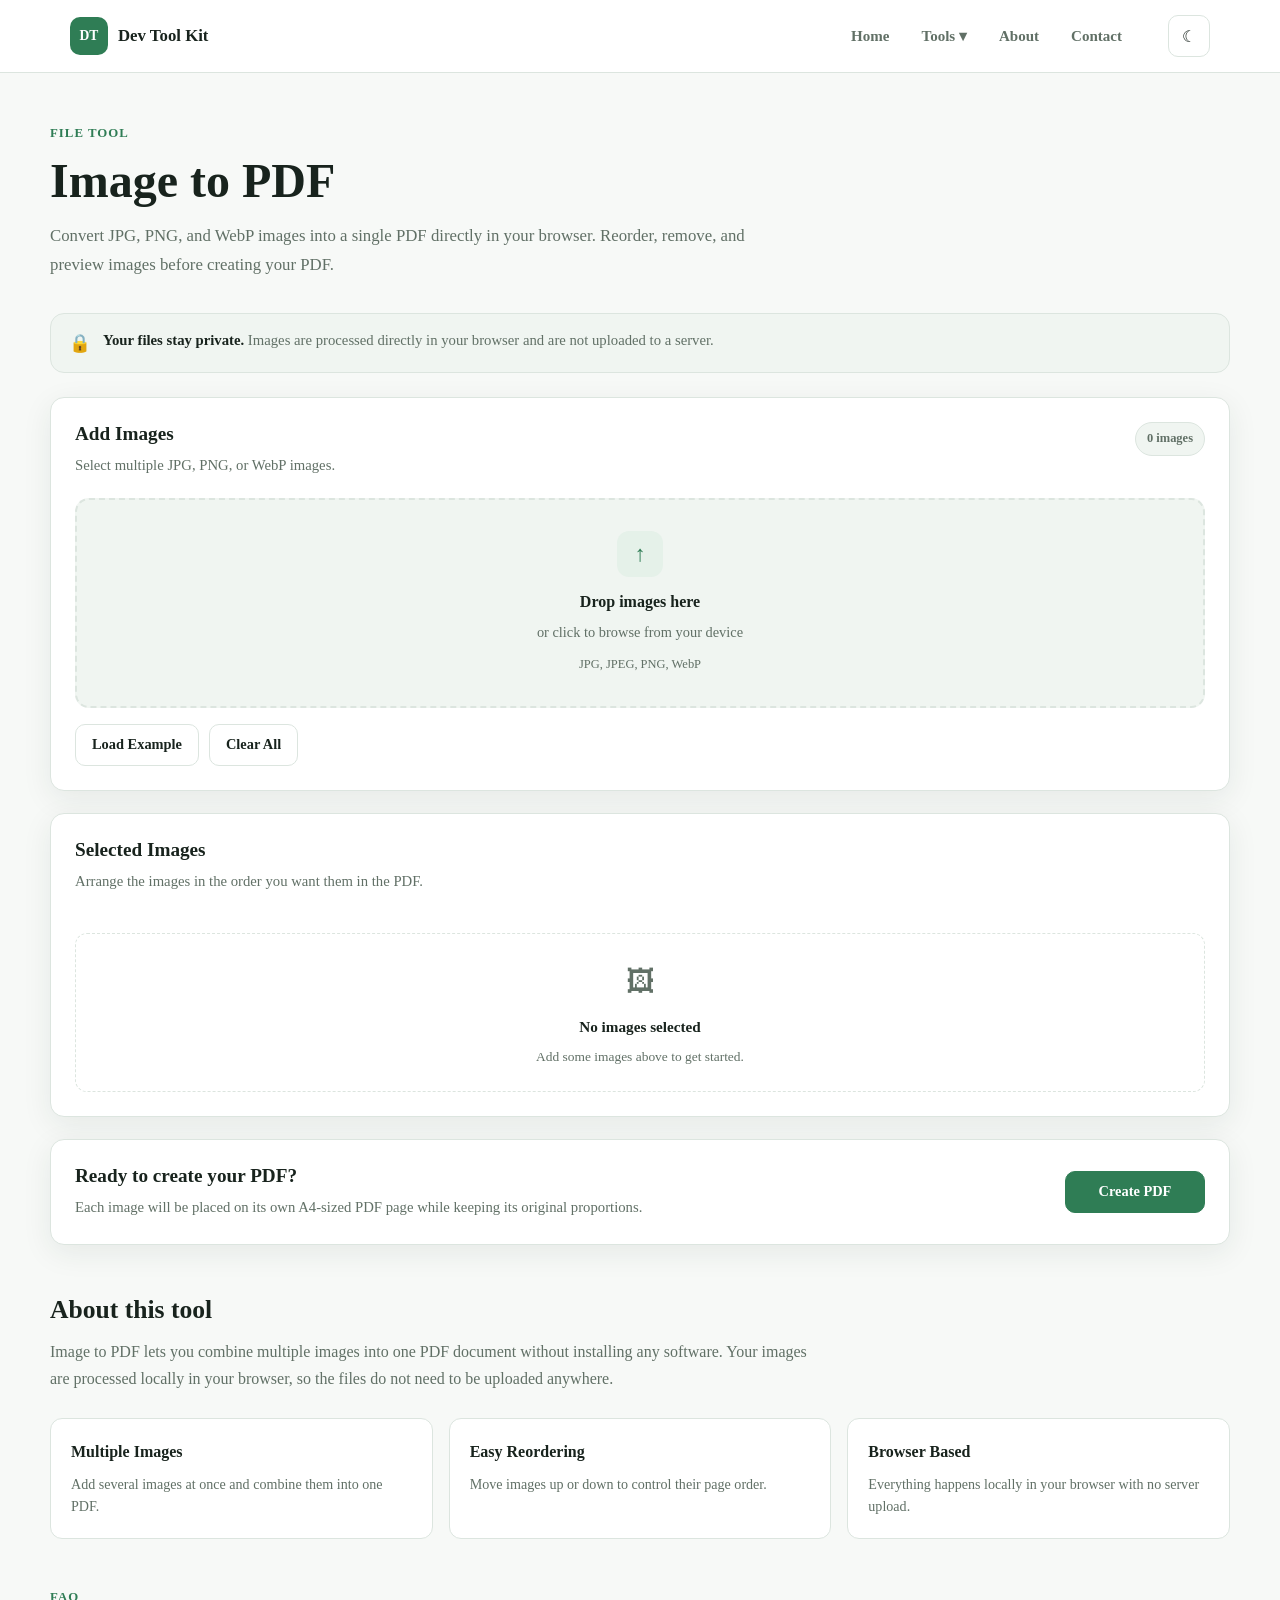
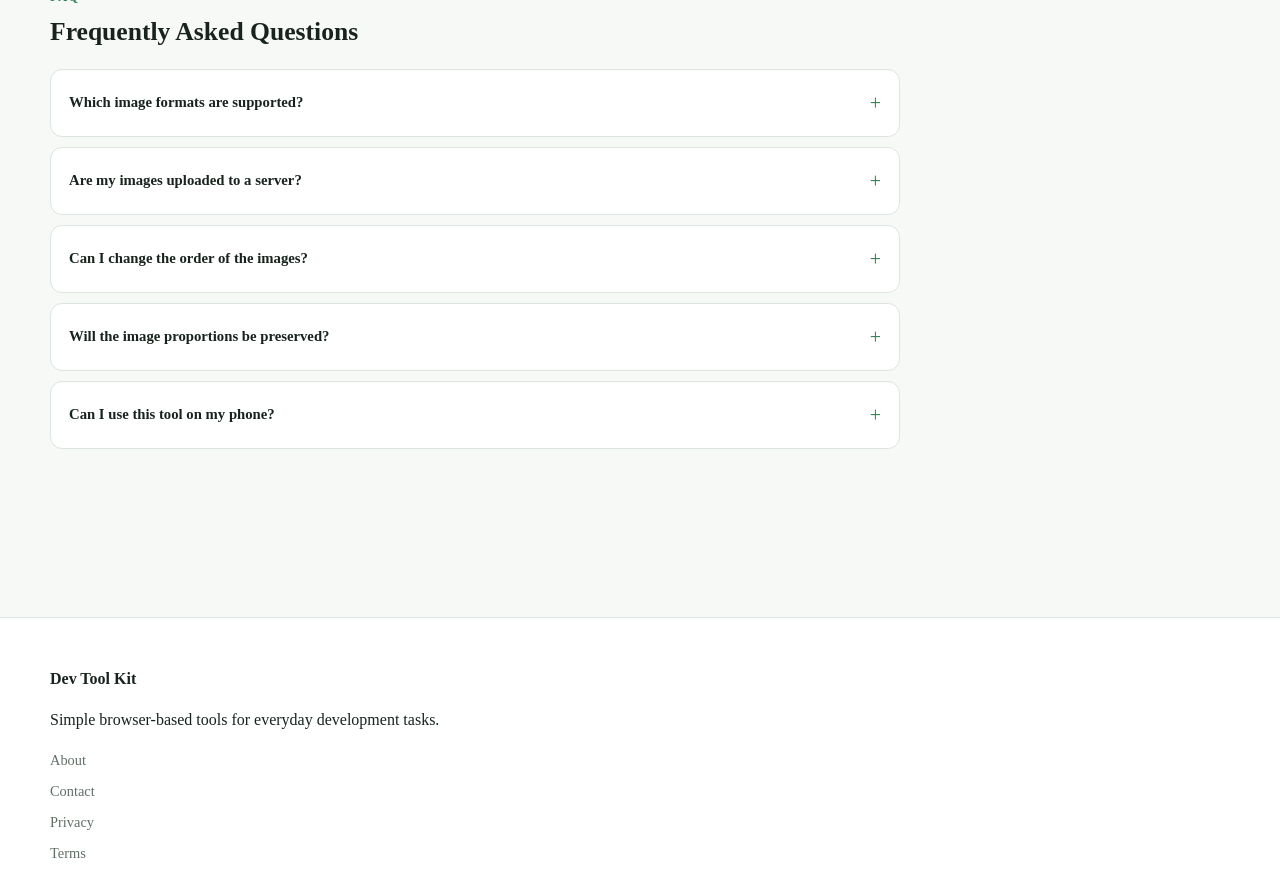
<file: tools/image-to-pdf.html>
<!DOCTYPE html>
<html lang="en">

<head>
    <meta charset="UTF-8">
    <meta name="viewport" content="width=device-width, initial-scale=1.0">

    <title>Image to PDF | Dev Tool Kit</title>
    <meta name="description" content="Convert JPG, PNG, and WebP images into a single PDF directly in your browser.">

    <script>
        (function () {
            const savedTheme = localStorage.getItem("dev-tool-kit-theme");

            if (savedTheme === "dark") {
                document.documentElement.setAttribute("data-theme", "dark");
            } else if (savedTheme === "light") {
                document.documentElement.setAttribute("data-theme", "light");
            }
        })();
    </script>

    <link rel="stylesheet" href="../css/style.css">
</head>

<body class="converter-page image-pdf-page">

    <!-- Header -->
    <header class="site-header">
        <div class="container">
            <div class="header-inner">

                <a href="../index.html" class="brand" aria-label="Dev Tool Kit Home">
                    <span class="brand-mark" aria-hidden="true">DT</span>
                    <span>Dev Tool Kit</span>
                </a>

                <nav class="main-nav desktop-nav" aria-label="Main navigation">

                    <a href="../index.html">Home</a>

                    <div class="nav-dropdown">
                        <button type="button" class="nav-button nav-dropdown-toggle" aria-haspopup="true">
                            Tools ▾
                        </button>

                        <div class="nav-dropdown-menu">
                            <a href="./json-yaml-csv-converter.html">JSON / YAML / CSV Converter</a>
                            <a href="./jwt-decoder.html">JWT Decoder</a>
                            <a href="./regex-tester.html">Regex Tester</a>
                            <a href="./zip-opener.html">ZIP Opener</a>
                            <a href="./pdf-merge-split.html">PDF Merge &amp; Split</a>
                            <a href="./image-to-pdf.html">Image to PDF</a>
                        </div>
                    </div>

                    <a href="../about.html">About</a>
                    <a href="../contact.html">Contact</a>

                </nav>

                <div class="header-actions">
                    <button type="button" class="icon-button theme-toggle" data-theme-toggle aria-label="Switch to dark mode"
                        title="Dark mode">
                        <span data-theme-icon aria-hidden="true">☾</span>
                    </button>

                    <button type="button" class="menu-toggle mobile-menu-button" data-menu-toggle aria-label="Open navigation menu"
                        aria-expanded="false" aria-controls="mobile-navigation">
                        <span data-menu-icon aria-hidden="true">☰</span>
                    </button>
                </div>

            </div>

            <nav class="mobile-nav" id="mobile-navigation" data-mobile-nav aria-label="Mobile navigation">

                <a href="../index.html">Home</a>

                <a href="./json-yaml-csv-converter.html">JSON / YAML / CSV Converter</a>
                <a href="./jwt-decoder.html">JWT Decoder</a>
                <a href="./regex-tester.html">Regex Tester</a>
                <a href="./zip-opener.html">ZIP Opener</a>
                <a href="./pdf-merge-split.html">PDF Merge &amp; Split</a>
                <a href="./image-to-pdf.html">Image to PDF</a>

                <div class="mobile-nav-divider"></div>

                <a href="../about.html">About</a>
                <a href="../contact.html">Contact</a>

            </nav>
        </div>
    </header>


    <!-- Page Header -->
    <section class="tool-page-header">
        <div class="container">

            <div class="eyebrow">File Tool</div>

            <h1>Image to PDF</h1>

            <p>
                Convert JPG, PNG, and WebP images into a single PDF directly
                in your browser. Reorder, remove, and preview images before
                creating your PDF.
            </p>

        </div>
    </section>


    <main class="container image-pdf-main">

        <!-- Privacy Notice -->
        <div class="privacy-notice">
            <span class="privacy-icon">🔒</span>

            <div>
                <strong>Your files stay private.</strong>
                Images are processed directly in your browser and are not
                uploaded to a server.
            </div>
        </div>


        <!-- Upload Card -->
        <section class="tool-card image-upload-card">

            <div class="card-header">
                <div>
                    <h2>Add Images</h2>
                    <p>Select multiple JPG, PNG, or WebP images.</p>
                </div>

                <span class="file-count-badge" id="image-file-count">
                    0 images
                </span>
            </div>

            <input type="file" id="image-input" accept="image/jpeg,image/png,image/webp" multiple hidden>

            <label for="image-input" class="image-drop-zone">

                <div class="drop-icon">↑</div>

                <strong>Drop images here</strong>

                <span>or click to browse from your device</span>

                <small>JPG, JPEG, PNG, WebP</small>

            </label>

            <div class="tool-actions">

                <button type="button" class="secondary-button" id="image-example">
                    Load Example
                </button>

                <button type="button" class="secondary-button" id="image-clear">
                    Clear All
                </button>

            </div>

        </section>


        <!-- Image List -->
        <section class="tool-card image-list-card" id="image-list-card">

            <div class="card-header">

                <div>
                    <h2>Selected Images</h2>
                    <p>Arrange the images in the order you want them in the PDF.</p>
                </div>

            </div>

            <div class="image-list" id="image-list">
                <div class="empty-state" id="image-empty-state">
                    <div class="empty-icon">🖼</div>
                    <strong>No images selected</strong>
                    <span>Add some images above to get started.</span>
                </div>
            </div>

        </section>


        <!-- Generate Card -->
        <section class="tool-card image-generate-card">

            <div class="generate-content">

                <div>
                    <h2>Ready to create your PDF?</h2>

                    <p>
                        Each image will be placed on its own A4-sized PDF page
                        while keeping its original proportions.
                    </p>
                </div>

                <button type="button" class="primary-button image-generate-button" id="image-generate">
                    Create PDF
                </button>

            </div>

        </section>


        <!-- Error -->
        <div class="tool-error" id="image-error" role="alert"></div>


        <!-- Result -->
        <section class="tool-card image-result-card" id="image-result">

            <div class="result-success-icon">✓</div>

            <h2>PDF Ready</h2>

            <p id="image-result-description">
                Your PDF has been created successfully.
            </p>

            <div class="result-stats">

                <div class="result-stat">
                    <span>Images</span>
                    <strong id="image-result-count">0</strong>
                </div>

                <div class="result-stat">
                    <span>PDF Size</span>
                    <strong id="image-result-size">0 KB</strong>
                </div>

            </div>

            <a href="#" class="primary-button" id="image-download" download="images-to-pdf.pdf">
                Download PDF
            </a>

        </section>


        <!-- About -->
        <section class="info-section">

            <h2>About this tool</h2>

            <p>
                Image to PDF lets you combine multiple images into one PDF
                document without installing any software. Your images are
                processed locally in your browser, so the files do not need
                to be uploaded anywhere.
            </p>

            <div class="info-grid">

                <div class="info-item">
                    <h3>Multiple Images</h3>
                    <p>
                        Add several images at once and combine them into one PDF.
                    </p>
                </div>

                <div class="info-item">
                    <h3>Easy Reordering</h3>
                    <p>
                        Move images up or down to control their page order.
                    </p>
                </div>

                <div class="info-item">
                    <h3>Browser Based</h3>
                    <p>
                        Everything happens locally in your browser with no
                        server upload.
                    </p>
                </div>

            </div>

        </section>


        <!-- FAQ -->
        <section class="faq-section">

            <div class="faq-header">
                <div class="eyebrow">FAQ</div>
                <h2>Frequently Asked Questions</h2>
            </div>

            <div class="faq-list" id="image-faq">

                <details>
                    <summary>
                        Which image formats are supported?
                        <span>+</span>
                    </summary>

                    <p>
                        The tool supports JPG, JPEG, PNG, and WebP images.
                    </p>
                </details>

                <details>
                    <summary>
                        Are my images uploaded to a server?
                        <span>+</span>
                    </summary>

                    <p>
                        No. Images are processed directly inside your browser
                        and are not uploaded to a server.
                    </p>
                </details>

                <details>
                    <summary>
                        Can I change the order of the images?
                        <span>+</span>
                    </summary>

                    <p>
                        Yes. Use the up and down buttons beside each image to
                        change its position before creating the PDF.
                    </p>
                </details>

                <details>
                    <summary>
                        Will the image proportions be preserved?
                        <span>+</span>
                    </summary>

                    <p>
                        Yes. Images are fitted onto the PDF page while
                        preserving their original proportions.
                    </p>
                </details>

                <details>
                    <summary>
                        Can I use this tool on my phone?
                        <span>+</span>
                    </summary>

                    <p>
                        Yes. The tool is designed to work on both desktop and
                        mobile browsers.
                    </p>
                </details>

            </div>

        </section>

    </main>


    <!-- Footer -->
    <footer class="site-footer">

        <div class="container footer-inner">

            <div>
                <strong>Dev Tool Kit</strong>
                <p>Simple browser-based tools for everyday development tasks.</p>
            </div>

            <div class="footer-links">
                <a href="../about.html">About</a>
                <a href="../contact.html">Contact</a>
                <a href="../privacy-policy.html">Privacy</a>
                <a href="../terms.html">Terms</a>
            </div>

        </div>

    </footer>


    <!-- Local PDF Library -->
    <script src="../js/pdf-lib.min.js"></script>

    <script src="../js/common.js" defer></script>
    <script src="../js/image-to-pdf.js" defer></script>

</body>

</html>
</file>
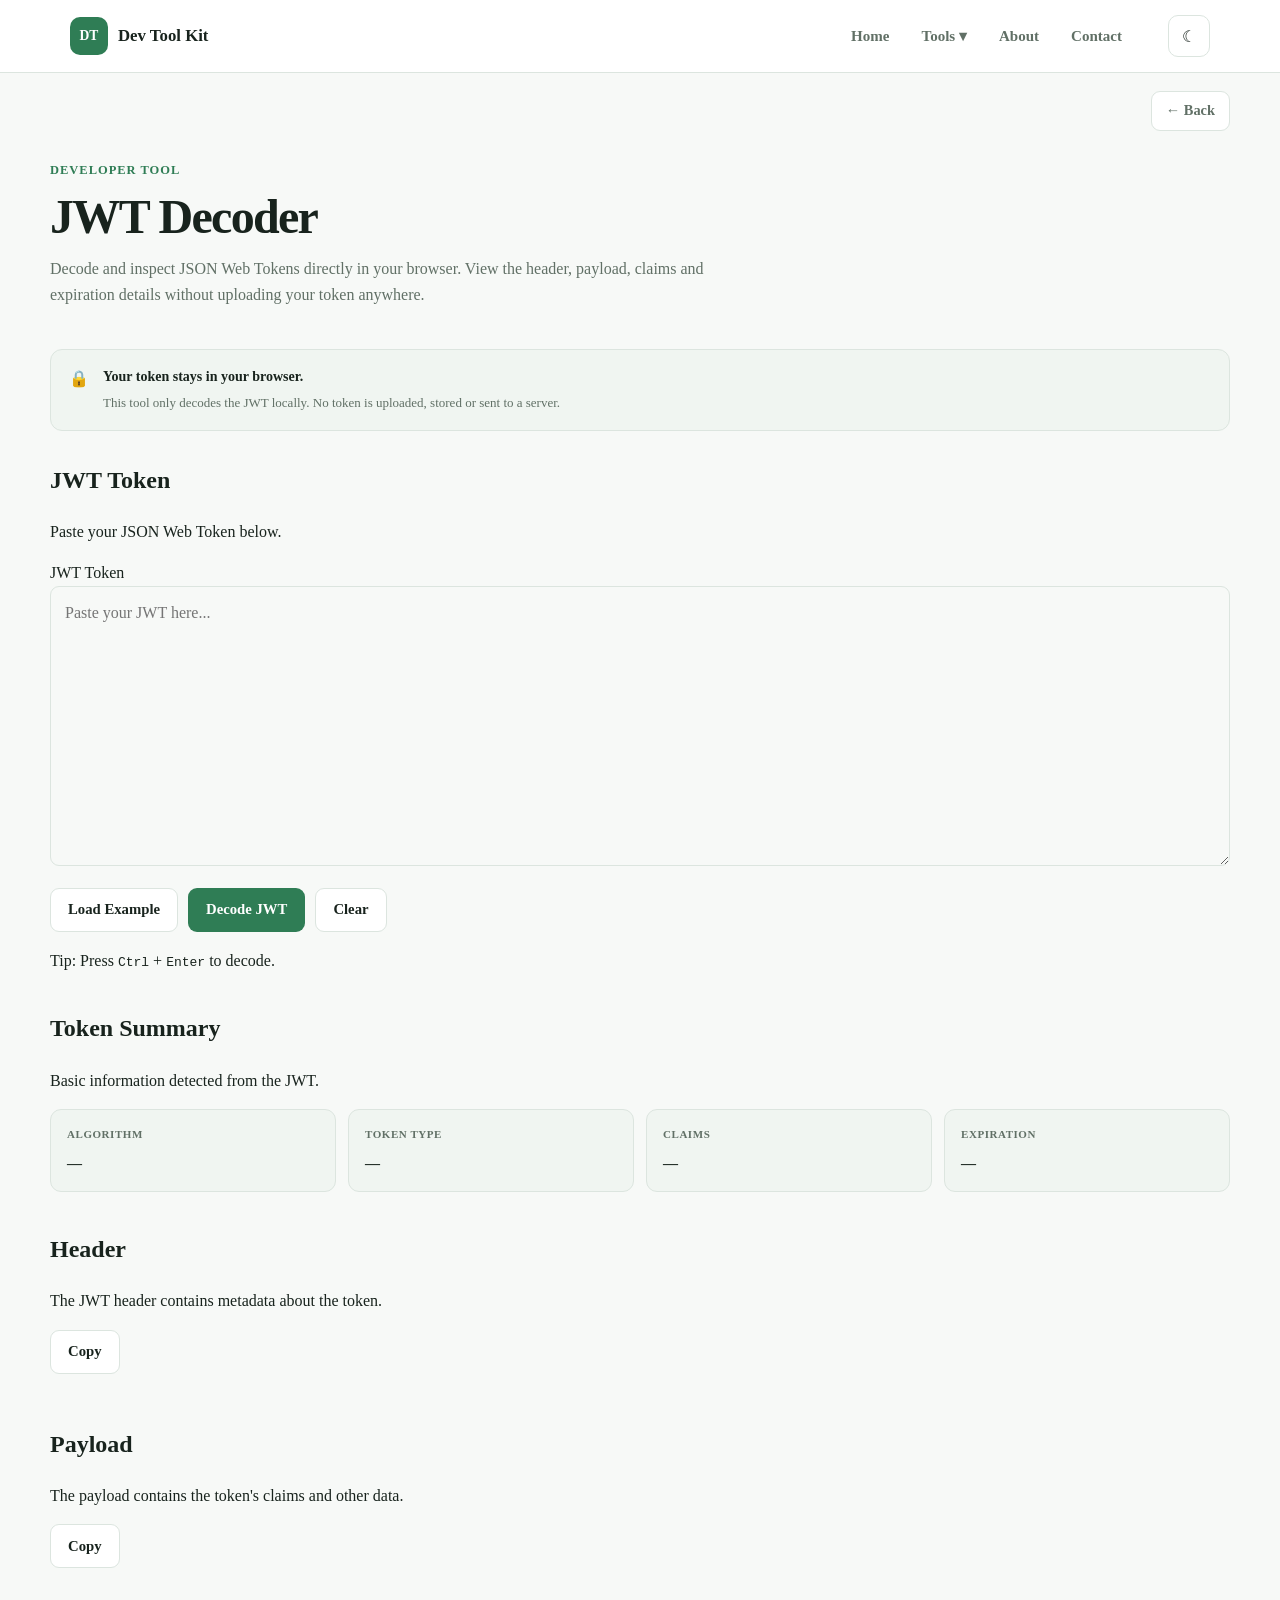
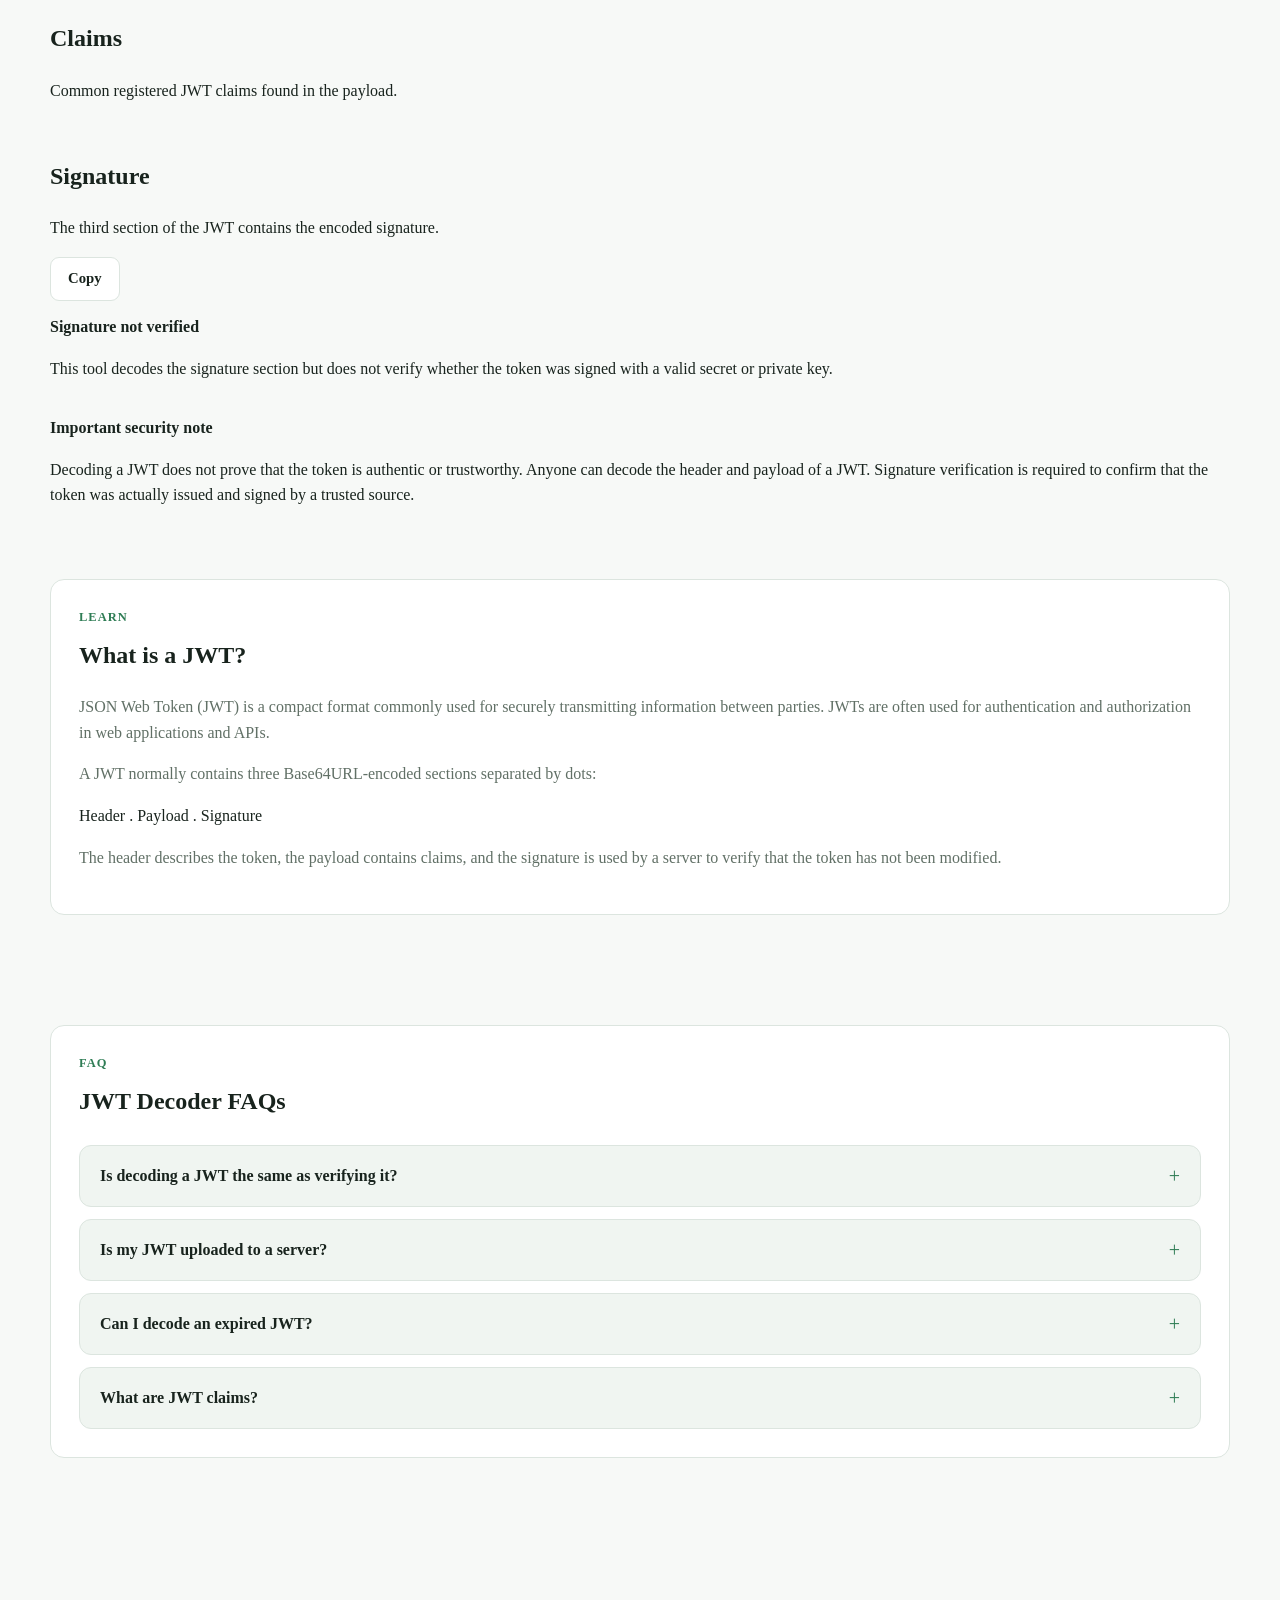
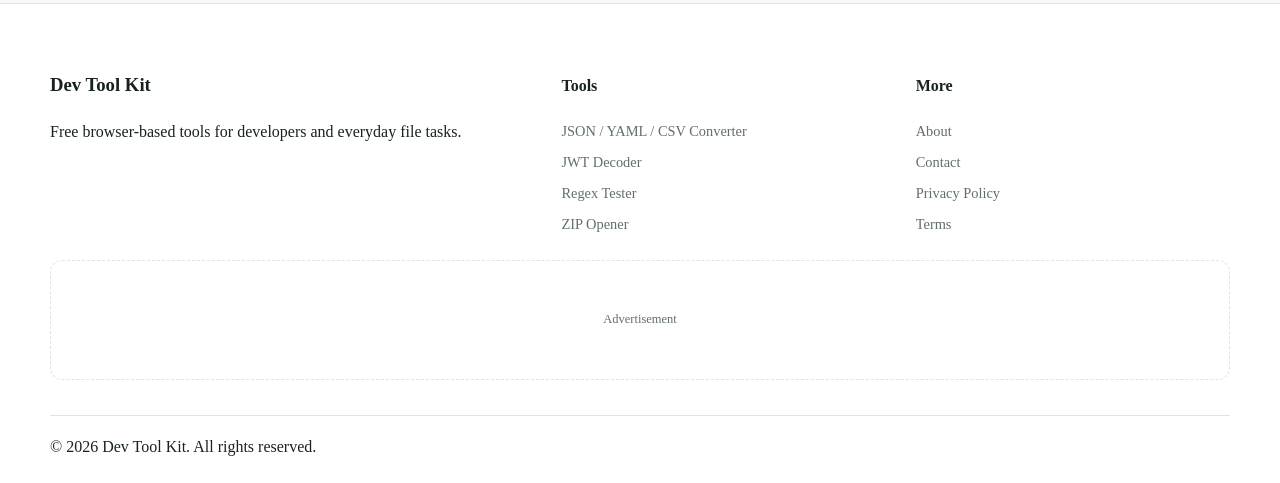
<file: tools/jwt-decoder.html>
<!DOCTYPE html>
<html lang="en">

<head>
    <meta charset="UTF-8">
    <meta name="viewport" content="width=device-width, initial-scale=1.0">

    <title>JWT Decoder | Dev Tool Kit</title>
    <meta name="description"
        content="Decode and inspect JSON Web Tokens directly in your browser. View JWT headers, payloads, claims and expiration details without uploading anything.">

    <link rel="icon" type="image/svg+xml" href="../assets/favicon.svg">
    <link rel="stylesheet" href="../css/style.css">

    <!-- Apply saved theme before page renders -->
    <script>
        (function () {
            const savedTheme = localStorage.getItem("dev-tool-kit-theme");

            if (savedTheme === "dark") {
                document.documentElement.setAttribute("data-theme", "dark");
            } else if (savedTheme === "light") {
                document.documentElement.setAttribute("data-theme", "light");
            }
        })();
    </script>
</head>

<body class="converter-page jwt-page">

    <!-- =========================
         HEADER
    ========================== -->
    <header class="site-header">
        <div class="container">
            <div class="header-inner">

                <a href="../index.html" class="brand" aria-label="Dev Tool Kit Home">
                    <span class="brand-mark" aria-hidden="true">DT</span>
                    <span>Dev Tool Kit</span>
                </a>

                <nav class="main-nav desktop-nav" aria-label="Main navigation">

                    <a href="../index.html">Home</a>

                    <div class="nav-dropdown">
                        <button type="button" class="nav-button nav-dropdown-toggle" aria-haspopup="true">
                            Tools ▾
                        </button>

                        <div class="nav-dropdown-menu">
                            <a href="./json-yaml-csv-converter.html">
                                JSON / YAML / CSV Converter
                            </a>

                            <a href="./jwt-decoder.html">
                                JWT Decoder
                            </a>

                            <a href="./regex-tester.html">
                                Regex Tester
                            </a>

                            <a href="./zip-opener.html">
                                ZIP Opener
                            </a>

                            <a href="./pdf-merge-split.html">
                                PDF Merge &amp; Split
                            </a>

                            <a href="./image-to-pdf.html">
                                Image to PDF
                            </a>
                        </div>
                    </div>

                    <a href="../about.html">About</a>

                    <a href="../contact.html">Contact</a>

                </nav>

                <div class="header-actions">
                    <button type="button" class="icon-button theme-toggle" data-theme-toggle aria-label="Switch to dark mode"
                        title="Dark mode">
                        <span data-theme-icon aria-hidden="true">☾</span>
                    </button>

                    <button type="button" class="menu-toggle mobile-menu-button" data-menu-toggle aria-label="Open navigation menu"
                        aria-expanded="false" aria-controls="mobile-navigation">
                        <span data-menu-icon aria-hidden="true">☰</span>
                    </button>
                </div>

            </div>

            <!-- Mobile Navigation -->
            <nav class="mobile-nav" id="mobile-navigation" data-mobile-nav aria-label="Mobile navigation">

                <a href="../index.html">Home</a>

                <a href="./json-yaml-csv-converter.html">
                    JSON / YAML / CSV Converter
                </a>

                <a href="./jwt-decoder.html">
                    JWT Decoder
                </a>

                <a href="./regex-tester.html">
                    Regex Tester
                </a>

                <a href="./zip-opener.html">
                    ZIP Opener
                </a>

                <a href="./pdf-merge-split.html">
                    PDF Merge &amp; Split
                </a>

                <a href="./image-to-pdf.html">
                    Image to PDF
                </a>

                <div class="mobile-nav-divider"></div>

                <a href="../about.html">About</a>

                <a href="../contact.html">Contact</a>

            </nav>
        </div>
    </header>


    <!-- =========================
         MAIN
    ========================== -->
    <main class="page-main tool-page">

        <!-- Back button -->
        <div class="tool-topbar">
            <a href="../index.html" class="back-to-home">
                ← Back
            </a>
        </div>


        <!-- Page Header -->
        <section class="tool-page-header">

            <div class="container">
                <div class="eyebrow">
                    Developer Tool
                </div>

                <h1>JWT Decoder</h1>

                <p>
                    Decode and inspect JSON Web Tokens directly in your browser.
                    View the header, payload, claims and expiration details
                    without uploading your token anywhere.
                </p>

            </div>

        </section>


        <!-- =========================
             JWT WORKSPACE
        ========================== -->
        <section class="container jwt-workspace">

            <!-- Security Notice -->
            <div class="jwt-security-notice">

                <div class="jwt-security-icon">
                    🔒
                </div>

                <div>
                    <strong>Your token stays in your browser.</strong>

                    <p>
                        This tool only decodes the JWT locally.
                        No token is uploaded, stored or sent to a server.
                    </p>
                </div>

            </div>


            <!-- Input Card -->
            <div class="jwt-card">

                <div class="jwt-card-header">

                    <div>
                        <h2>JWT Token</h2>

                        <p>
                            Paste your JSON Web Token below.
                        </p>
                    </div>

                </div>


                <div class="jwt-input-area">

                    <label for="jwt-input">
                        JWT Token
                    </label>

                    <textarea id="jwt-input" class="jwt-textarea" rows="8" spellcheck="false" autocomplete="off"
                        placeholder="Paste your JWT here..."></textarea>

                </div>


                <!-- Actions -->
                <div class="jwt-actions">

                    <button type="button" id="load-example" class="button button-secondary">
                        Load Example
                    </button>

                    <button type="button" id="decode-jwt" class="button button-primary">
                        Decode JWT
                    </button>

                    <button type="button" id="clear-jwt" class="button button-secondary">
                        Clear
                    </button>

                </div>

                <p class="jwt-shortcut">
                    Tip: Press <kbd>Ctrl</kbd> + <kbd>Enter</kbd>
                    to decode.
                </p>

            </div>


            <!-- Error -->
            <div id="jwt-error" class="jwt-error" role="alert" hidden>
            </div>


            <!-- =========================
                 RESULTS
            ========================== -->
            <div id="jwt-results" class="jwt-results" hidden>


                <!-- Token Summary -->
                <div class="jwt-card">

                    <div class="jwt-card-header">

                        <div>
                            <h2>Token Summary</h2>

                            <p>
                                Basic information detected from the JWT.
                            </p>
                        </div>

                    </div>


                    <div class="jwt-summary-grid">

                        <div class="jwt-summary-item">
                            <span class="jwt-summary-label">
                                Algorithm
                            </span>

                            <strong id="jwt-algorithm">
                                —
                            </strong>
                        </div>


                        <div class="jwt-summary-item">
                            <span class="jwt-summary-label">
                                Token Type
                            </span>

                            <strong id="jwt-type">
                                —
                            </strong>
                        </div>


                        <div class="jwt-summary-item">
                            <span class="jwt-summary-label">
                                Claims
                            </span>

                            <strong id="jwt-claim-count">
                                —
                            </strong>
                        </div>


                        <div class="jwt-summary-item">
                            <span class="jwt-summary-label">
                                Expiration
                            </span>

                            <strong id="jwt-expiration">
                                —
                            </strong>
                        </div>

                    </div>

                </div>


                <!-- Header -->
                <div class="jwt-card">

                    <div class="jwt-result-header">

                        <div>
                            <h2>Header</h2>

                            <p>
                                The JWT header contains metadata about
                                the token.
                            </p>
                        </div>

                        <button type="button" class="button button-secondary jwt-copy-button"
                            data-copy-target="jwt-header-output">
                            Copy
                        </button>

                    </div>


                    <pre id="jwt-header-output" class="jwt-code-output"></pre>

                </div>


                <!-- Payload -->
                <div class="jwt-card">

                    <div class="jwt-result-header">

                        <div>
                            <h2>Payload</h2>

                            <p>
                                The payload contains the token's claims
                                and other data.
                            </p>
                        </div>

                        <button type="button" class="button button-secondary jwt-copy-button"
                            data-copy-target="jwt-payload-output">
                            Copy
                        </button>

                    </div>


                    <pre id="jwt-payload-output" class="jwt-code-output"></pre>

                </div>


                <!-- Claims -->
                <div class="jwt-card">

                    <div class="jwt-result-header">

                        <div>
                            <h2>Claims</h2>

                            <p>
                                Common registered JWT claims found
                                in the payload.
                            </p>
                        </div>

                    </div>


                    <div id="jwt-claims" class="jwt-claims">
                    </div>

                </div>


                <!-- Signature -->
                <div class="jwt-card">

                    <div class="jwt-result-header">

                        <div>
                            <h2>Signature</h2>

                            <p>
                                The third section of the JWT contains
                                the encoded signature.
                            </p>
                        </div>

                        <button type="button" class="button button-secondary jwt-copy-button"
                            data-copy-target="jwt-signature-output">
                            Copy
                        </button>

                    </div>


                    <pre id="jwt-signature-output" class="jwt-code-output"></pre>


                    <div class="jwt-warning">

                        <strong>Signature not verified</strong>

                        <p>
                            This tool decodes the signature section but
                            does not verify whether the token was signed
                            with a valid secret or private key.
                        </p>

                    </div>

                </div>


                <!-- Security Warning -->
                <div class="jwt-warning jwt-important-warning">

                    <strong>Important security note</strong>

                    <p>
                        Decoding a JWT does not prove that the token is
                        authentic or trustworthy. Anyone can decode the
                        header and payload of a JWT. Signature verification
                        is required to confirm that the token was actually
                        issued and signed by a trusted source.
                    </p>

                </div>

            </div>

        </section>


        <!-- =========================
             ABOUT JWT
        ========================== -->
        <section class="info-section jwt-info-section">

            <div class="container">

                <div class="info-card">

                    <div class="eyebrow">
                        Learn
                    </div>

                    <h2>What is a JWT?</h2>

                    <p>
                        JSON Web Token (JWT) is a compact format commonly
                        used for securely transmitting information between
                        parties. JWTs are often used for authentication
                        and authorization in web applications and APIs.
                    </p>

                    <p>
                        A JWT normally contains three Base64URL-encoded
                        sections separated by dots:
                    </p>

                    <div class="jwt-structure">
                        <span>Header</span>
                        <span>.</span>
                        <span>Payload</span>
                        <span>.</span>
                        <span>Signature</span>
                    </div>

                    <p>
                        The header describes the token, the payload contains
                        claims, and the signature is used by a server to
                        verify that the token has not been modified.
                    </p>

                </div>

            </div>

        </section>


        <!-- =========================
             FAQ
        ========================== -->
        <section class="info-section">

            <div class="container">

                <div class="info-card">

                    <div class="eyebrow">
                        FAQ
                    </div>

                    <h2>JWT Decoder FAQs</h2>


                    <div class="jwt-faq">

                        <details>
                            <summary>
                                Is decoding a JWT the same as verifying it?
                            </summary>

                            <p>
                                No. Decoding only converts the encoded header
                                and payload into readable data. Verification
                                requires checking the token's signature using
                                the appropriate secret or public key.
                            </p>
                        </details>


                        <details>
                            <summary>
                                Is my JWT uploaded to a server?
                            </summary>

                            <p>
                                No. This decoder performs the decoding
                                directly in your browser and does not need
                                to send your token to a server.
                            </p>
                        </details>


                        <details>
                            <summary>
                                Can I decode an expired JWT?
                            </summary>

                            <p>
                                Yes. An expired token can still be decoded.
                                The expiration time is displayed so you can
                                see whether the token has passed its
                                expiration timestamp.
                            </p>
                        </details>


                        <details>
                            <summary>
                                What are JWT claims?
                            </summary>

                            <p>
                                Claims are pieces of information stored in
                                the JWT payload. Common examples include
                                issuer, subject, audience, issued-at time
                                and expiration time.
                            </p>
                        </details>

                    </div>

                </div>

            </div>

        </section>

    </main>


    <!-- =========================
         FOOTER
    ========================== -->
    <footer class="site-footer">

        <div class="container">

            <div class="footer-grid">

                <div>
                    <h3>Dev Tool Kit</h3>

                    <p>
                        Free browser-based tools for developers and
                        everyday file tasks.
                    </p>
                </div>


                <div>

                    <h4>Tools</h4>

                    <div class="footer-links">

                        <a href="./json-yaml-csv-converter.html">
                            JSON / YAML / CSV Converter
                        </a>

                        <a href="./jwt-decoder.html">
                            JWT Decoder
                        </a>

                        <a href="./regex-tester.html">
                            Regex Tester
                        </a>

                        <a href="./zip-opener.html">
                            ZIP Opener
                        </a>

                    </div>

                </div>


                <div>

                    <h4>More</h4>

                    <div class="footer-links">

                        <a href="../about.html">
                            About
                        </a>

                        <a href="../contact.html">
                            Contact
                        </a>

                        <a href="../privacy-policy.html">
                            Privacy Policy
                        </a>

                        <a href="../terms.html">
                            Terms
                        </a>

                    </div>

                </div>

            </div>


            <div class="ad-slot" aria-label="Advertisement placeholder">
                Advertisement
            </div>


            <div class="footer-bottom">

                © <span data-current-year></span>
                Dev Tool Kit. All rights reserved.

            </div>

        </div>

    </footer>


    <!-- =========================
         SCRIPTS
    ========================== -->
    <script src="../js/common.js" defer></script>
    <script src="../js/jwt.js" defer></script>

</body>

</html>
</file>
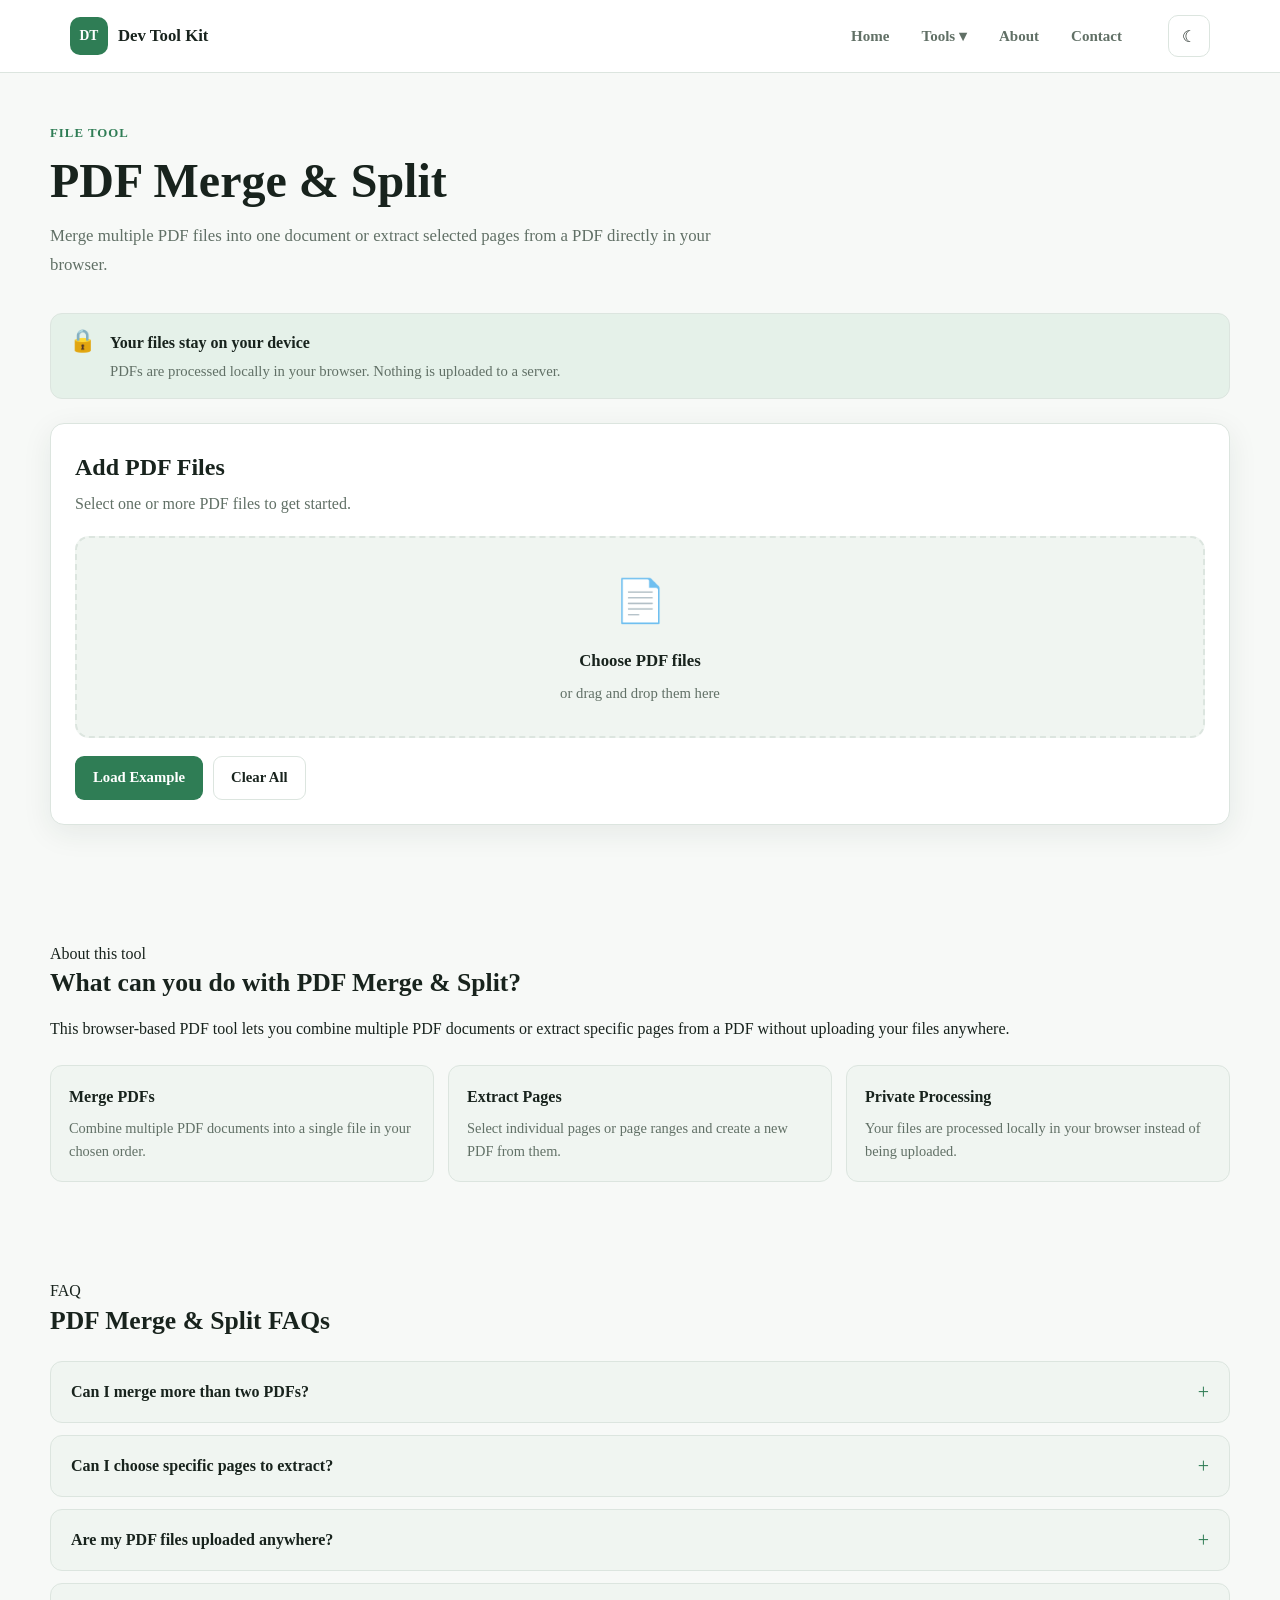
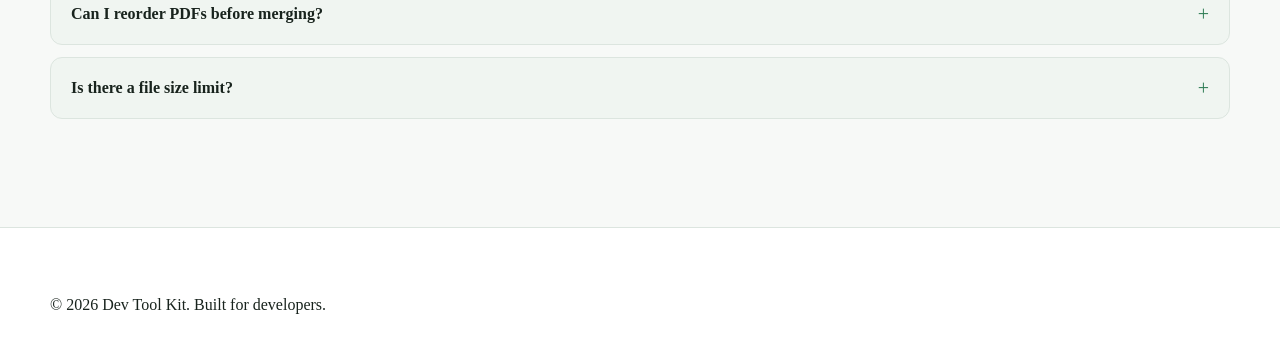
<file: tools/pdf-merge-split.html>
<!DOCTYPE html>
<html lang="en">

<head>
    <meta charset="UTF-8">
    <meta name="viewport" content="width=device-width, initial-scale=1.0">

    <title>PDF Merge & Split - Dev Tool Kit</title>
    <meta name="description"
        content="Merge multiple PDF files or extract selected pages directly in your browser with Dev Tool Kit.">

    <script>
        (function () {
            const savedTheme = localStorage.getItem("dev-tool-kit-theme");

            if (savedTheme === "dark") {
                document.documentElement.setAttribute("data-theme", "dark");
            } else if (savedTheme === "light") {
                document.documentElement.setAttribute("data-theme", "light");
            }
        })();
    </script>

    <link rel="stylesheet" href="../css/style.css">
</head>

<body class="converter-page pdf-page">

    <!-- Header -->
    <header class="site-header">
        <div class="container">
            <div class="header-inner">

                <a href="../index.html" class="brand" aria-label="Dev Tool Kit Home">
                    <span class="brand-mark" aria-hidden="true">DT</span>
                    <span>Dev Tool Kit</span>
                </a>

                <nav class="main-nav desktop-nav" aria-label="Main navigation">

                    <a href="../index.html">Home</a>

                    <div class="nav-dropdown">
                        <button type="button" class="nav-button nav-dropdown-toggle" aria-haspopup="true">
                            Tools ▾
                        </button>

                        <div class="nav-dropdown-menu">
                            <a href="./json-yaml-csv-converter.html">JSON / YAML / CSV Converter</a>
                            <a href="./jwt-decoder.html">JWT Decoder</a>
                            <a href="./regex-tester.html">Regex Tester</a>
                            <a href="./zip-opener.html">ZIP Opener</a>
                            <a href="./pdf-merge-split.html">PDF Merge &amp; Split</a>
                            <a href="./image-to-pdf.html">Image to PDF</a>
                        </div>
                    </div>

                    <a href="../about.html">About</a>
                    <a href="../contact.html">Contact</a>

                </nav>

                <div class="header-actions">
                    <button type="button" class="icon-button theme-toggle" data-theme-toggle aria-label="Switch to dark mode"
                        title="Dark mode">
                        <span data-theme-icon aria-hidden="true">☾</span>
                    </button>

                    <button type="button" class="menu-toggle mobile-menu-button" data-menu-toggle aria-label="Open navigation menu"
                        aria-expanded="false" aria-controls="mobile-navigation">
                        <span data-menu-icon aria-hidden="true">☰</span>
                    </button>
                </div>

            </div>

            <nav class="mobile-nav" id="mobile-navigation" data-mobile-nav aria-label="Mobile navigation">

                <a href="../index.html">Home</a>

                <a href="./json-yaml-csv-converter.html">JSON / YAML / CSV Converter</a>
                <a href="./jwt-decoder.html">JWT Decoder</a>
                <a href="./regex-tester.html">Regex Tester</a>
                <a href="./zip-opener.html">ZIP Opener</a>
                <a href="./pdf-merge-split.html">PDF Merge &amp; Split</a>
                <a href="./image-to-pdf.html">Image to PDF</a>

                <div class="mobile-nav-divider"></div>

                <a href="../about.html">About</a>
                <a href="../contact.html">Contact</a>

            </nav>
        </div>
    </header>


    <main>

        <!-- Page Header -->
        <section class="tool-page-header">
            <div class="container">

                <div class="eyebrow">File Tool</div>

                <h1>PDF Merge &amp; Split</h1>

                <p>
                    Merge multiple PDF files into one document or extract selected pages
                    from a PDF directly in your browser.
                </p>

            </div>
        </section>


        <!-- Privacy Notice -->
        <section class="pdf-notice-section">
            <div class="container">

                <div class="pdf-security-notice">

                    <div class="pdf-security-icon">🔒</div>

                    <div>
                        <strong>Your files stay on your device</strong>
                        <p>
                            PDFs are processed locally in your browser.
                            Nothing is uploaded to a server.
                        </p>
                    </div>

                </div>

            </div>
        </section>


        <!-- Workspace -->
        <section class="pdf-workspace-section">

            <div class="container">

                <!-- Upload -->
                <div class="pdf-card">

                    <div class="pdf-card-header">
                        <div>
                            <h2>Add PDF Files</h2>
                            <p>Select one or more PDF files to get started.</p>
                        </div>
                    </div>

                    <label class="pdf-drop-zone" for="pdf-input">

                        <input type="file" id="pdf-input" accept=".pdf,application/pdf" multiple hidden>

                        <div class="pdf-upload-icon">📄</div>

                        <strong>Choose PDF files</strong>

                        <span>
                            or drag and drop them here
                        </span>

                    </label>

                    <div class="pdf-actions">

                        <button type="button" class="button button-primary" id="pdf-example">
                            Load Example
                        </button>

                        <button type="button" class="button button-secondary" id="pdf-clear">
                            Clear All
                        </button>

                    </div>

                    <div class="pdf-error" id="pdf-error" role="alert" hidden></div>

                </div>


                <!-- File List -->
                <div class="pdf-card" id="pdf-file-card" hidden>

                    <div class="pdf-card-header">

                        <div>
                            <h2>Selected PDFs</h2>
                            <p>Reorder the files before merging them.</p>
                        </div>

                        <span class="pdf-count-badge" id="pdf-file-count">
                            0 files
                        </span>

                    </div>

                    <div class="pdf-file-list" id="pdf-file-list"></div>

                </div>


                <!-- Actions -->
                <div class="pdf-card" id="pdf-operation-card" hidden>

                    <div class="pdf-card-header">

                        <div>
                            <h2>PDF Operations</h2>
                            <p>Choose what you want to do with your PDFs.</p>
                        </div>

                    </div>

                    <div class="pdf-operation-grid">

                        <button type="button" class="pdf-operation-button" id="pdf-merge">

                            <span class="pdf-operation-icon">🔗</span>

                            <span>
                                <strong>Merge PDFs</strong>
                                <small>Combine all selected PDFs into one file.</small>
                            </span>

                        </button>


                        <button type="button" class="pdf-operation-button" id="pdf-split">

                            <span class="pdf-operation-icon">✂️</span>

                            <span>
                                <strong>Extract Pages</strong>
                                <small>Create a new PDF from selected pages.</small>
                            </span>

                        </button>

                    </div>


                    <!-- Split Controls -->
                    <div class="pdf-split-controls" id="pdf-split-controls" hidden>

                        <label for="pdf-page-input">
                            Pages to extract
                        </label>

                        <input type="text" id="pdf-page-input" placeholder="Example: 1, 3-5, 8">

                        <p>
                            Enter page numbers or ranges separated by commas.
                            Example: <strong>1, 3-5, 8</strong>
                        </p>

                        <button type="button" class="button button-primary" id="pdf-extract">
                            Extract Pages
                        </button>

                    </div>

                </div>


                <!-- Result -->
                <div class="pdf-card pdf-result-card" id="pdf-result" hidden>

                    <div class="pdf-result-header">

                        <div>
                            <div class="eyebrow">Completed</div>
                            <h2 id="pdf-result-title">PDF Ready</h2>
                            <p id="pdf-result-description"></p>
                        </div>

                        <div class="pdf-result-icon">✓</div>

                    </div>

                    <div class="pdf-result-info">

                        <div>
                            <span>Pages</span>
                            <strong id="pdf-result-pages">0</strong>
                        </div>

                        <div>
                            <span>File Size</span>
                            <strong id="pdf-result-size">0 KB</strong>
                        </div>

                    </div>

                    <a href="#" class="button button-primary pdf-download-button" id="pdf-download"
                        download="merged.pdf">
                        Download PDF
                    </a>

                </div>

            </div>

        </section>


        <!-- Information -->
        <section class="info-section">

            <div class="container">

                <div class="info-card">

                    <div class="eyebrow">About this tool</div>

                    <h2>What can you do with PDF Merge &amp; Split?</h2>

                    <p>
                        This browser-based PDF tool lets you combine multiple PDF
                        documents or extract specific pages from a PDF without
                        uploading your files anywhere.
                    </p>

                    <div class="pdf-feature-grid">

                        <div class="pdf-feature-item">
                            <strong>Merge PDFs</strong>
                            <p>
                                Combine multiple PDF documents into a single file
                                in your chosen order.
                            </p>
                        </div>

                        <div class="pdf-feature-item">
                            <strong>Extract Pages</strong>
                            <p>
                                Select individual pages or page ranges and create
                                a new PDF from them.
                            </p>
                        </div>

                        <div class="pdf-feature-item">
                            <strong>Private Processing</strong>
                            <p>
                                Your files are processed locally in your browser
                                instead of being uploaded.
                            </p>
                        </div>

                    </div>

                </div>

            </div>

        </section>


        <!-- FAQ -->
        <section class="info-section">

            <div class="container">

                <div class="info-card">

                    <div class="eyebrow">FAQ</div>

                    <h2>PDF Merge &amp; Split FAQs</h2>

                    <div class="pdf-faq">

                        <details>
                            <summary>
                                Can I merge more than two PDFs?
                            </summary>

                            <p>
                                Yes. You can select multiple PDF files and arrange
                                them in the order you want before merging them.
                            </p>
                        </details>


                        <details>
                            <summary>
                                Can I choose specific pages to extract?
                            </summary>

                            <p>
                                Yes. Enter page numbers or ranges such as
                                <strong>1, 3-5, 8</strong> to create a new PDF
                                containing only those pages.
                            </p>
                        </details>


                        <details>
                            <summary>
                                Are my PDF files uploaded anywhere?
                            </summary>

                            <p>
                                No. The PDF operations are performed directly
                                inside your browser. Your selected files are not
                                sent to a server by this tool.
                            </p>
                        </details>


                        <details>
                            <summary>
                                Can I reorder PDFs before merging?
                            </summary>

                            <p>
                                Yes. Use the up and down controls beside each
                                selected PDF to change its position before
                                merging.
                            </p>
                        </details>


                        <details>
                            <summary>
                                Is there a file size limit?
                            </summary>

                            <p>
                                There is no fixed server upload limit because
                                processing happens locally. However, very large
                                PDFs may require more browser memory.
                            </p>
                        </details>

                    </div>

                </div>

            </div>

        </section>

    </main>


    <!-- Footer -->
    <footer class="site-footer">
        <div class="container">
            <p>
                © 2026 Dev Tool Kit. Built for developers.
            </p>
        </div>
    </footer>


    <!-- Libraries -->
    <script src="../js/pdf-lib.min.js"></script>

    <!-- Site Scripts -->
    <script src="../js/common.js" defer></script>
    <script src="../js/pdf.js" defer></script>

</body>

</html>
</file>
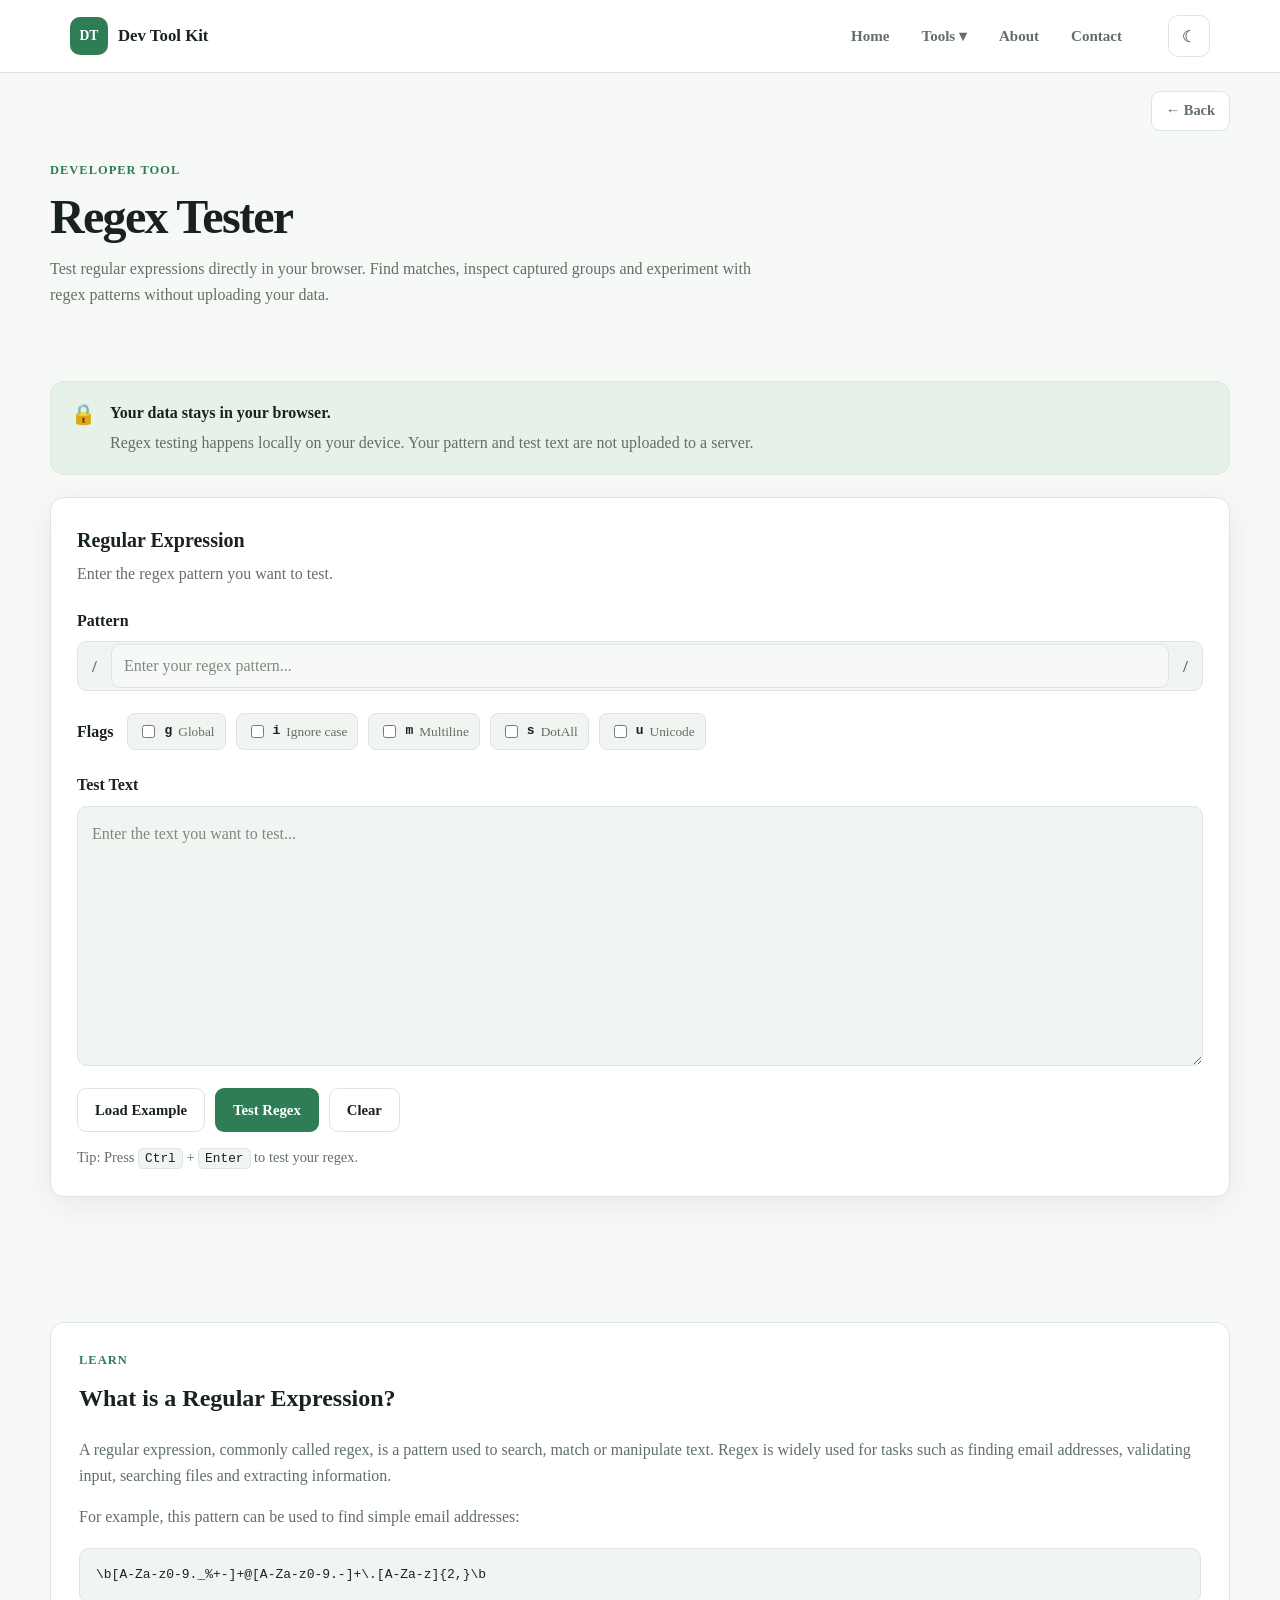
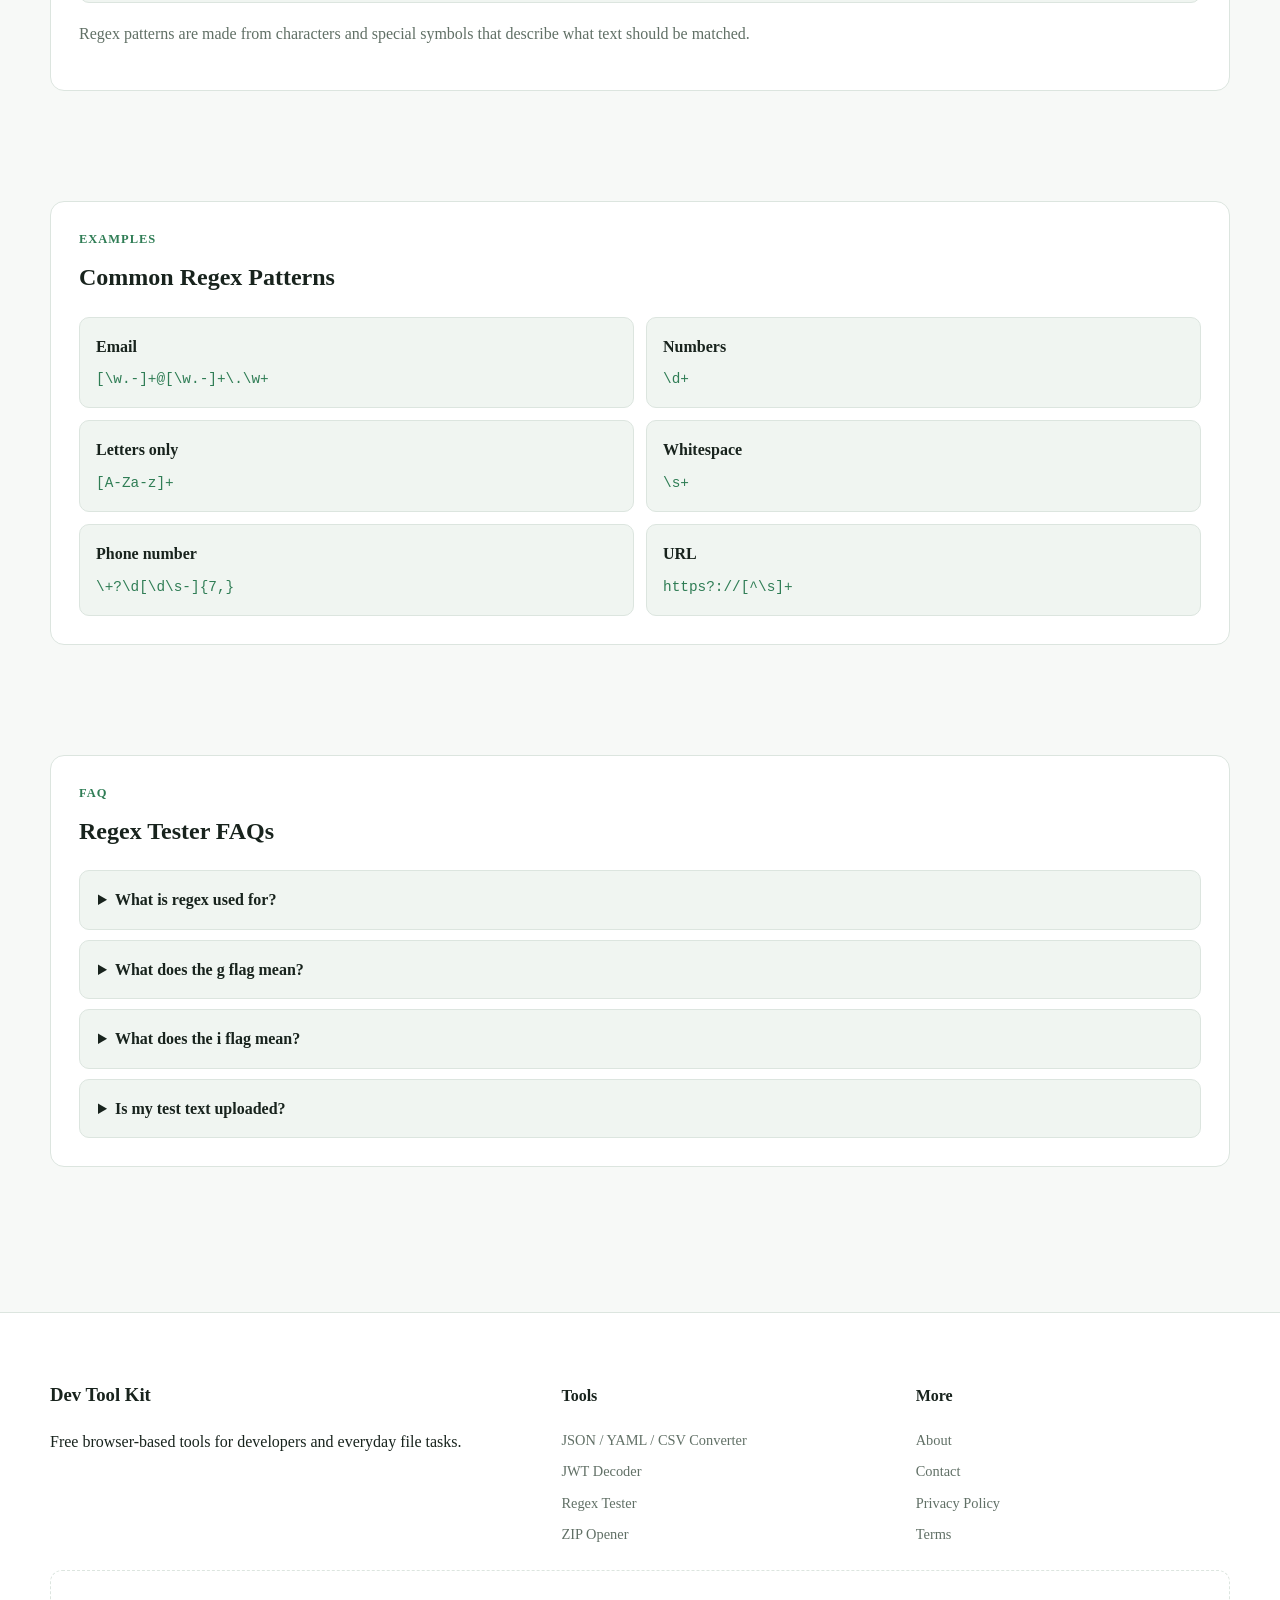
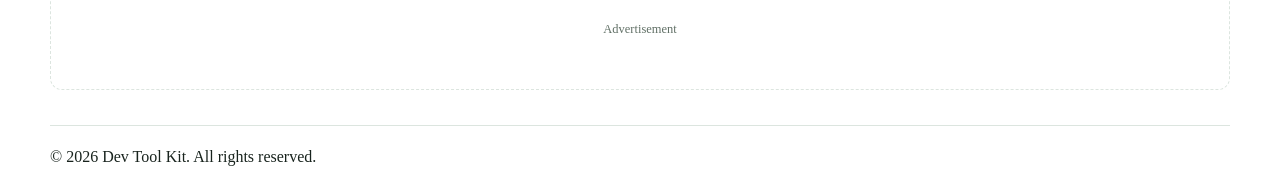
<file: tools/regex-tester.html>
<!DOCTYPE html>
<html lang="en">

<head>
    <meta charset="UTF-8">
    <meta name="viewport" content="width=device-width, initial-scale=1.0">

    <title>Regex Tester | Dev Tool Kit</title>

    <meta name="description"
        content="Test regular expressions directly in your browser. Find matches, inspect groups and test regex patterns without uploading your data.">

    <link rel="icon" type="image/svg+xml" href="../assets/favicon.svg">
    <link rel="stylesheet" href="../css/style.css">

    <!-- Apply saved theme before page renders -->
    <script>
        (function () {
            const savedTheme = localStorage.getItem("dev-tool-kit-theme");

            if (savedTheme === "dark") {
                document.documentElement.setAttribute("data-theme", "dark");
            } else if (savedTheme === "light") {
                document.documentElement.setAttribute("data-theme", "light");
            }
        })();
    </script>
</head>

<body class="converter-page regex-page">

    <!-- =========================
         HEADER
    ========================== -->

    <header class="site-header">
        <div class="container">
            <div class="header-inner">

                <a href="../index.html" class="brand" aria-label="Dev Tool Kit Home">
                    <span class="brand-mark" aria-hidden="true">DT</span>
                    <span>Dev Tool Kit</span>
                </a>

                <nav class="main-nav desktop-nav" aria-label="Main navigation">

                    <a href="../index.html">Home</a>

                    <div class="nav-dropdown">

                        <button type="button" class="nav-button nav-dropdown-toggle" aria-haspopup="true">
                            Tools ▾
                        </button>

                        <div class="nav-dropdown-menu">

                            <a href="./json-yaml-csv-converter.html">
                                JSON / YAML / CSV Converter
                            </a>

                            <a href="./jwt-decoder.html">
                                JWT Decoder
                            </a>

                            <a href="./regex-tester.html">
                                Regex Tester
                            </a>

                            <a href="./zip-opener.html">
                                ZIP Opener
                            </a>

                            <a href="./pdf-merge-split.html">
                                PDF Merge &amp; Split
                            </a>

                            <a href="./image-to-pdf.html">
                                Image to PDF
                            </a>

                        </div>

                    </div>

                    <a href="../about.html">About</a>

                    <a href="../contact.html">Contact</a>

                </nav>

                <div class="header-actions">
                    <button type="button" class="icon-button theme-toggle" data-theme-toggle aria-label="Switch to dark mode"
                        title="Dark mode">
                        <span data-theme-icon aria-hidden="true">☾</span>
                    </button>

                    <button type="button" class="menu-toggle mobile-menu-button" data-menu-toggle aria-label="Open navigation menu"
                        aria-expanded="false" aria-controls="mobile-navigation">
                        <span data-menu-icon aria-hidden="true">☰</span>
                    </button>
                </div>

            </div>

            <!-- Mobile navigation -->
            <nav class="mobile-nav" id="mobile-navigation" data-mobile-nav aria-label="Mobile navigation">

                <a href="../index.html">Home</a>

                <a href="./json-yaml-csv-converter.html">
                    JSON / YAML / CSV Converter
                </a>

                <a href="./jwt-decoder.html">
                    JWT Decoder
                </a>

                <a href="./regex-tester.html">
                    Regex Tester
                </a>

                <a href="./zip-opener.html">
                    ZIP Opener
                </a>

                <a href="./pdf-merge-split.html">
                    PDF Merge &amp; Split
                </a>

                <a href="./image-to-pdf.html">
                    Image to PDF
                </a>

                <div class="mobile-nav-divider"></div>

                <a href="../about.html">About</a>

                <a href="../contact.html">Contact</a>

            </nav>

        </div>

    </header>


    <!-- =========================
         MAIN
    ========================== -->

    <main class="page-main tool-page">

        <div class="tool-topbar">

            <a href="../index.html" class="back-to-home">
                ← Back
            </a>

        </div>


        <!-- Page heading -->

        <section class="tool-page-header">

            <div class="container">

                <div class="eyebrow">
                    Developer Tool
                </div>

                <h1>Regex Tester</h1>

                <p>
                    Test regular expressions directly in your browser.
                    Find matches, inspect captured groups and experiment
                    with regex patterns without uploading your data.
                </p>

            </div>

        </section>


        <!-- =========================
             REGEX WORKSPACE
        ========================== -->

        <section class="container regex-workspace">


            <!-- Privacy notice -->

            <div class="regex-security-notice">

                <div class="regex-security-icon">
                    🔒
                </div>

                <div>

                    <strong>Your data stays in your browser.</strong>

                    <p>
                        Regex testing happens locally on your device.
                        Your pattern and test text are not uploaded
                        to a server.
                    </p>

                </div>

            </div>


            <!-- Regex input card -->

            <div class="regex-card">

                <div class="regex-card-header">

                    <div>

                        <h2>Regular Expression</h2>

                        <p>
                            Enter the regex pattern you want to test.
                        </p>

                    </div>

                </div>


                <div class="regex-input-group">

                    <label for="regex-pattern">
                        Pattern
                    </label>

                    <div class="regex-pattern-wrapper">

                        <span class="regex-slash">/</span>

                        <input type="text" id="regex-pattern" class="regex-pattern-input"
                            placeholder="Enter your regex pattern..." spellcheck="false" autocomplete="off">

                        <span class="regex-slash">/</span>

                    </div>

                </div>


                <!-- Flags -->

                <div class="regex-flags">

                    <span class="regex-flags-label">
                        Flags
                    </span>

                    <label>
                        <input type="checkbox" id="flag-g">
                        <span>g</span>
                        <small>Global</small>
                    </label>

                    <label>
                        <input type="checkbox" id="flag-i">
                        <span>i</span>
                        <small>Ignore case</small>
                    </label>

                    <label>
                        <input type="checkbox" id="flag-m">
                        <span>m</span>
                        <small>Multiline</small>
                    </label>

                    <label>
                        <input type="checkbox" id="flag-s">
                        <span>s</span>
                        <small>DotAll</small>
                    </label>

                    <label>
                        <input type="checkbox" id="flag-u">
                        <span>u</span>
                        <small>Unicode</small>
                    </label>

                </div>


                <!-- Test text -->

                <div class="regex-input-group">

                    <label for="regex-test-text">
                        Test Text
                    </label>

                    <textarea id="regex-test-text" class="regex-textarea" rows="9"
                        placeholder="Enter the text you want to test..." spellcheck="false"></textarea>

                </div>


                <!-- Buttons -->

                <div class="regex-actions">

                    <button type="button" id="regex-example" class="button button-secondary">

                        Load Example

                    </button>

                    <button type="button" id="regex-test" class="button button-primary">

                        Test Regex

                    </button>

                    <button type="button" id="regex-clear" class="button button-secondary">

                        Clear

                    </button>

                </div>

                <p class="regex-shortcut">
                    Tip: Press <kbd>Ctrl</kbd> + <kbd>Enter</kbd>
                    to test your regex.
                </p>

            </div>


            <!-- Error -->

            <div id="regex-error" class="regex-error" role="alert" hidden>
            </div>


            <!-- =========================
                 RESULTS
            ========================== -->

            <div id="regex-results" class="regex-results" hidden>


                <!-- Summary -->

                <div class="regex-card">

                    <div class="regex-card-header">

                        <div>

                            <h2>Results</h2>

                            <p>
                                Matches found in your test text.
                            </p>

                        </div>

                    </div>


                    <div class="regex-summary">

                        <div class="regex-summary-item">

                            <span>
                                Matches
                            </span>

                            <strong id="regex-match-count">
                                0
                            </strong>

                        </div>

                    </div>

                </div>


                <!-- Highlighted text -->

                <div class="regex-card">

                    <div class="regex-result-header">

                        <div>

                            <h2>Highlighted Matches</h2>

                            <p>
                                Matching portions of your text are
                                highlighted below.
                            </p>

                        </div>

                    </div>


                    <div id="regex-highlight" class="regex-highlight">
                    </div>

                </div>


                <!-- Match details -->

                <div class="regex-card">

                    <div class="regex-result-header">

                        <div>

                            <h2>Match Details</h2>

                            <p>
                                View each match, its position and
                                captured groups.
                            </p>

                        </div>

                    </div>


                    <div id="regex-match-details" class="regex-match-details">
                    </div>

                </div>

            </div>

        </section>


        <!-- =========================
             REGEX INFORMATION
        ========================== -->

        <section class="info-section regex-info-section">

            <div class="container">

                <div class="info-card">

                    <div class="eyebrow">
                        Learn
                    </div>

                    <h2>What is a Regular Expression?</h2>

                    <p>
                        A regular expression, commonly called regex,
                        is a pattern used to search, match or manipulate
                        text. Regex is widely used for tasks such as
                        finding email addresses, validating input,
                        searching files and extracting information.
                    </p>

                    <p>
                        For example, this pattern can be used to find
                        simple email addresses:
                    </p>

                    <pre
                        class="regex-example-code"><code>\b[A-Za-z0-9._%+-]+@[A-Za-z0-9.-]+\.[A-Za-z]{2,}\b</code></pre>

                    <p>
                        Regex patterns are made from characters and
                        special symbols that describe what text should
                        be matched.
                    </p>

                </div>

            </div>

        </section>


        <!-- =========================
             COMMON EXAMPLES
        ========================== -->

        <section class="info-section">

            <div class="container">

                <div class="info-card">

                    <div class="eyebrow">
                        Examples
                    </div>

                    <h2>Common Regex Patterns</h2>


                    <div class="regex-examples">

                        <div class="regex-example-item">

                            <strong>Email</strong>

                            <code>
                                [\w.-]+@[\w.-]+\.\w+
                            </code>

                        </div>


                        <div class="regex-example-item">

                            <strong>Numbers</strong>

                            <code>
                                \d+
                            </code>

                        </div>


                        <div class="regex-example-item">

                            <strong>Letters only</strong>

                            <code>
                                [A-Za-z]+
                            </code>

                        </div>


                        <div class="regex-example-item">

                            <strong>Whitespace</strong>

                            <code>
                                \s+
                            </code>

                        </div>


                        <div class="regex-example-item">

                            <strong>Phone number</strong>

                            <code>
                                \+?\d[\d\s-]{7,}
                            </code>

                        </div>


                        <div class="regex-example-item">

                            <strong>URL</strong>

                            <code>
                                https?://[^\s]+
                            </code>

                        </div>

                    </div>

                </div>

            </div>

        </section>


        <!-- =========================
             FAQ
        ========================== -->

        <section class="info-section">

            <div class="container">

                <div class="info-card">

                    <div class="eyebrow">
                        FAQ
                    </div>

                    <h2>Regex Tester FAQs</h2>


                    <div class="regex-faq">

                        <details>

                            <summary>
                                What is regex used for?
                            </summary>

                            <p>
                                Regex is commonly used to search,
                                validate, extract and replace text
                                based on a defined pattern.
                            </p>

                        </details>


                        <details>

                            <summary>
                                What does the g flag mean?
                            </summary>

                            <p>
                                The global flag tells the regular
                                expression to find all matching
                                occurrences instead of stopping after
                                the first match.
                            </p>

                        </details>


                        <details>

                            <summary>
                                What does the i flag mean?
                            </summary>

                            <p>
                                The i flag makes the pattern
                                case-insensitive. For example,
                                an "a" can match both "a" and "A".
                            </p>

                        </details>


                        <details>

                            <summary>
                                Is my test text uploaded?
                            </summary>

                            <p>
                                No. This tool runs the regex directly
                                in your browser, so your test text
                                does not need to be sent to a server.
                            </p>

                        </details>

                    </div>

                </div>

            </div>

        </section>

    </main>


    <!-- =========================
         FOOTER
    ========================== -->

    <footer class="site-footer">

        <div class="container">

            <div class="footer-grid">

                <div>

                    <h3>Dev Tool Kit</h3>

                    <p>
                        Free browser-based tools for developers and
                        everyday file tasks.
                    </p>

                </div>


                <div>

                    <h4>Tools</h4>

                    <div class="footer-links">

                        <a href="./json-yaml-csv-converter.html">
                            JSON / YAML / CSV Converter
                        </a>

                        <a href="./jwt-decoder.html">
                            JWT Decoder
                        </a>

                        <a href="./regex-tester.html">
                            Regex Tester
                        </a>

                        <a href="./zip-opener.html">
                            ZIP Opener
                        </a>

                    </div>

                </div>


                <div>

                    <h4>More</h4>

                    <div class="footer-links">

                        <a href="../about.html">
                            About
                        </a>

                        <a href="../contact.html">
                            Contact
                        </a>

                        <a href="../privacy-policy.html">
                            Privacy Policy
                        </a>

                        <a href="../terms.html">
                            Terms
                        </a>

                    </div>

                </div>

            </div>


            <div class="ad-slot" aria-label="Advertisement placeholder">

                Advertisement

            </div>


            <div class="footer-bottom">

                © <span data-current-year></span>
                Dev Tool Kit. All rights reserved.

            </div>

        </div>

    </footer>


    <!-- Scripts -->

    <script src="../js/common.js" defer></script>
    <script src="../js/regex.js" defer></script>

</body>

</html>
</file>
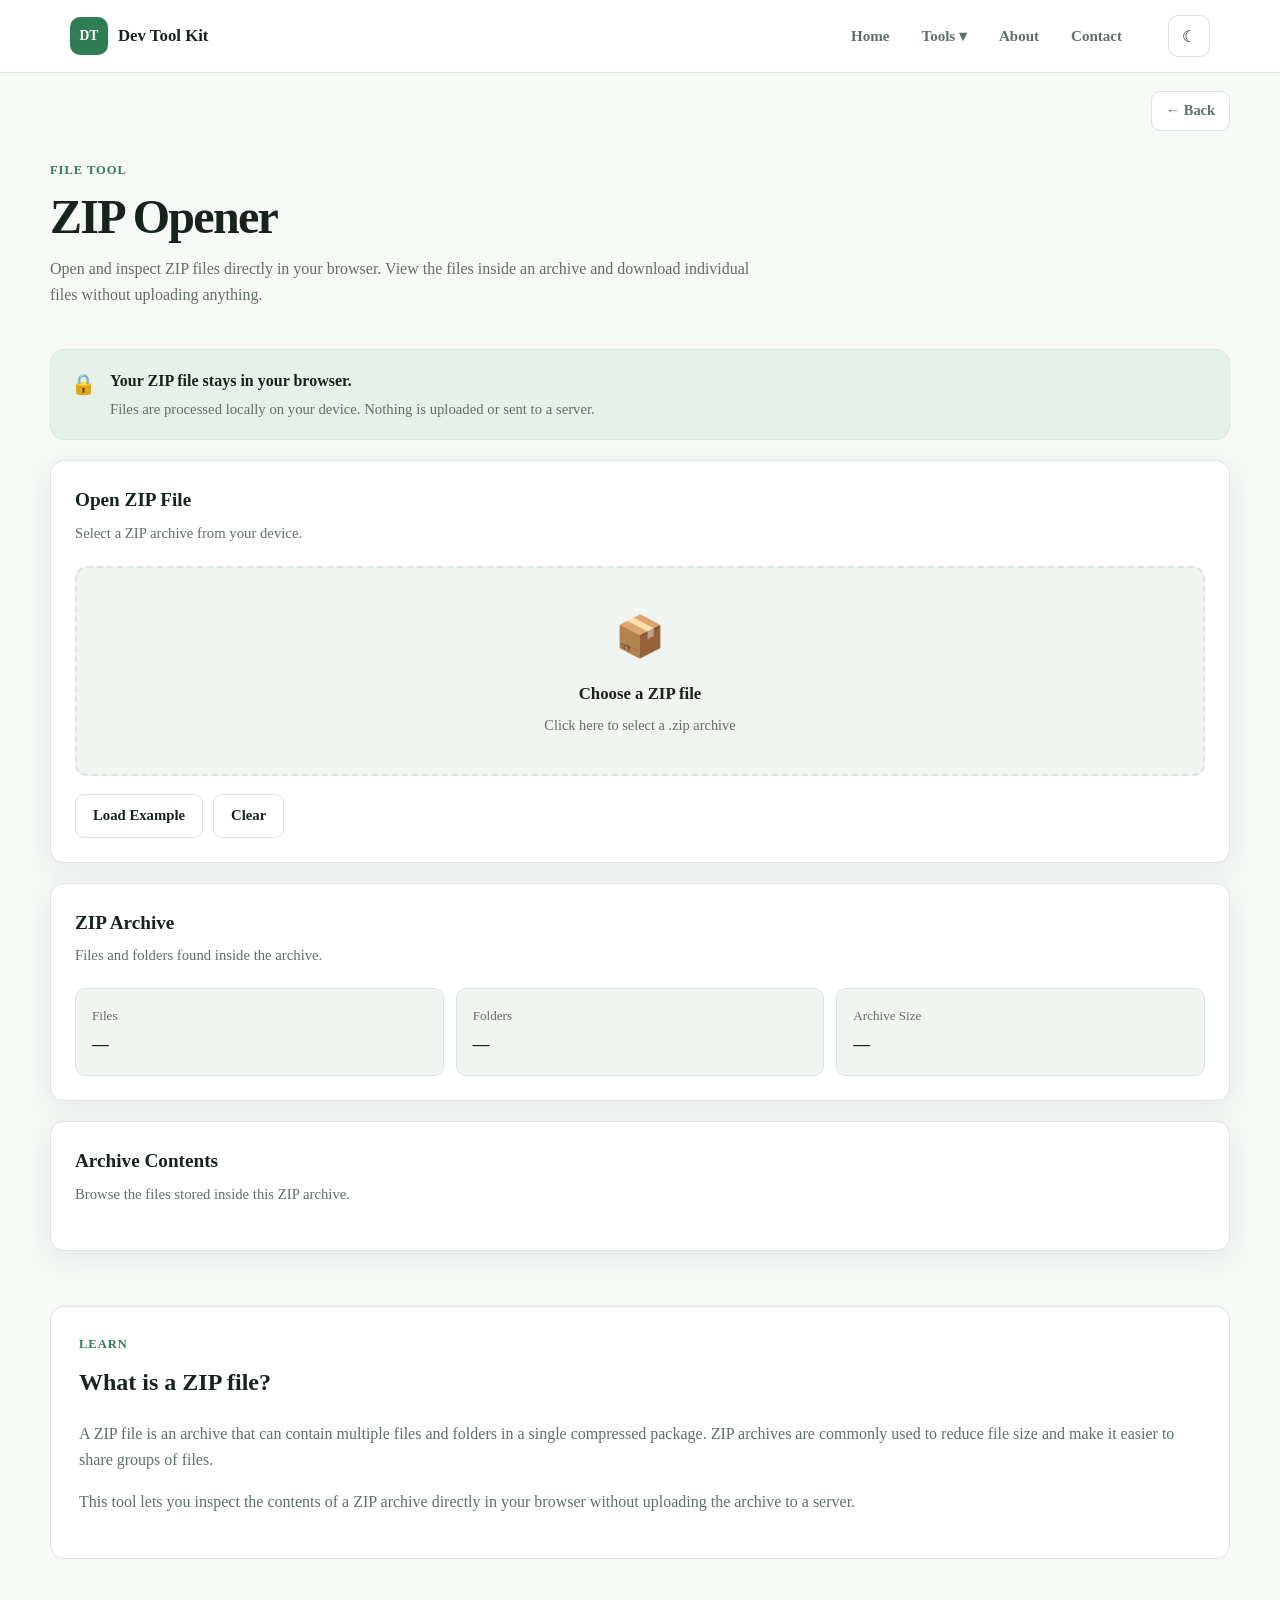
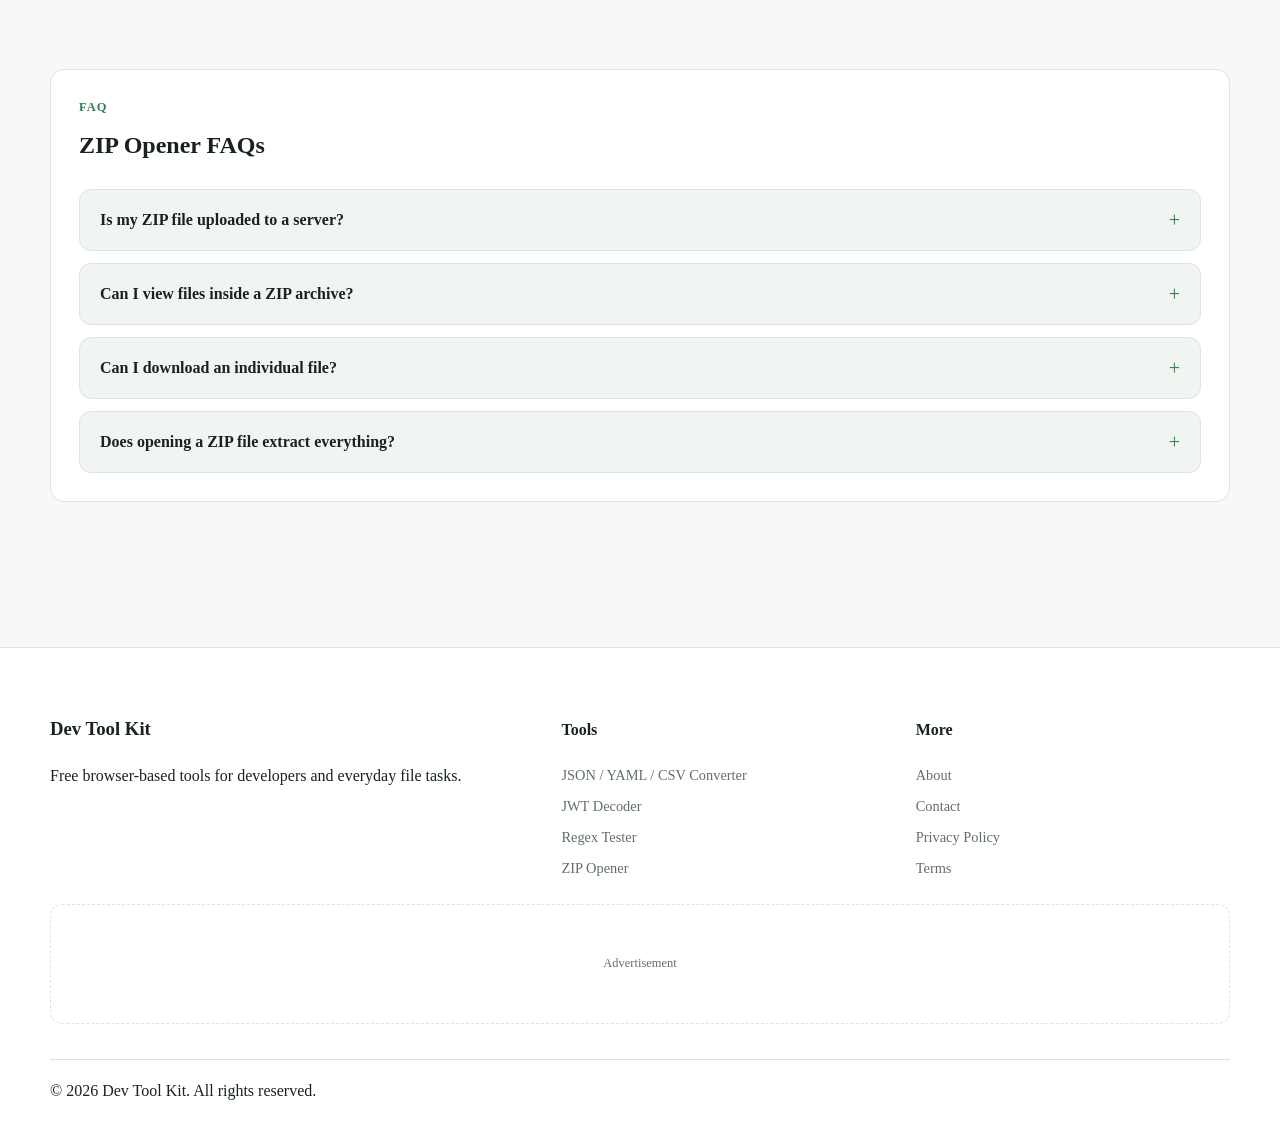
<file: tools/zip-opener.html>
<!DOCTYPE html>
<html lang="en">

<head>
    <meta charset="UTF-8">
    <meta name="viewport" content="width=device-width, initial-scale=1.0">

    <title>ZIP Opener | Dev Tool Kit</title>

    <meta name="description"
        content="Open and inspect ZIP files directly in your browser. View files inside ZIP archives and extract individual files without uploading anything.">

    <link rel="icon" type="image/svg+xml" href="../assets/favicon.svg">
    <link rel="stylesheet" href="../css/style.css">

    <!-- Apply saved theme before page renders -->
    <script>
        (function () {
            const savedTheme = localStorage.getItem("dev-tool-kit-theme");

            if (savedTheme === "dark") {
                document.documentElement.setAttribute("data-theme", "dark");
            } else if (savedTheme === "light") {
                document.documentElement.setAttribute("data-theme", "light");
            }
        })();
    </script>
</head>

<body class="converter-page zip-page">

    <!-- =========================
         HEADER
    ========================== -->

    <header class="site-header">
        <div class="container">
            <div class="header-inner">

                <a href="../index.html" class="brand" aria-label="Dev Tool Kit Home">
                    <span class="brand-mark" aria-hidden="true">DT</span>
                    <span>Dev Tool Kit</span>
                </a>

                <nav class="main-nav desktop-nav" aria-label="Main navigation">

                    <a href="../index.html">Home</a>

                    <div class="nav-dropdown">

                        <button type="button" class="nav-button nav-dropdown-toggle" aria-haspopup="true">
                            Tools ▾
                        </button>

                        <div class="nav-dropdown-menu">

                            <a href="./json-yaml-csv-converter.html">
                                JSON / YAML / CSV Converter
                            </a>

                            <a href="./jwt-decoder.html">
                                JWT Decoder
                            </a>

                            <a href="./regex-tester.html">
                                Regex Tester
                            </a>

                            <a href="./zip-opener.html">
                                ZIP Opener
                            </a>

                            <a href="./pdf-merge-split.html">
                                PDF Merge &amp; Split
                            </a>

                            <a href="./image-to-pdf.html">
                                Image to PDF
                            </a>

                        </div>
                    </div>

                    <a href="../about.html">About</a>
                    <a href="../contact.html">Contact</a>

                </nav>

                <div class="header-actions">
                    <button type="button" class="icon-button theme-toggle" data-theme-toggle aria-label="Switch to dark mode"
                        title="Dark mode">
                        <span data-theme-icon aria-hidden="true">☾</span>
                    </button>

                    <button type="button" class="menu-toggle mobile-menu-button" data-menu-toggle aria-label="Open navigation menu"
                        aria-expanded="false" aria-controls="mobile-navigation">
                        <span data-menu-icon aria-hidden="true">☰</span>
                    </button>
                </div>

            </div>

            <!-- Mobile Navigation -->
            <nav class="mobile-nav" id="mobile-navigation" data-mobile-nav aria-label="Mobile navigation">

                <a href="../index.html">Home</a>

                <a href="./json-yaml-csv-converter.html">
                    JSON / YAML / CSV Converter
                </a>

                <a href="./jwt-decoder.html">
                    JWT Decoder
                </a>

                <a href="./regex-tester.html">
                    Regex Tester
                </a>

                <a href="./zip-opener.html">
                    ZIP Opener
                </a>

                <a href="./pdf-merge-split.html">
                    PDF Merge &amp; Split
                </a>

                <a href="./image-to-pdf.html">
                    Image to PDF
                </a>

                <div class="mobile-nav-divider"></div>

                <a href="../about.html">About</a>
                <a href="../contact.html">Contact</a>

            </nav>

        </div>

    </header>


    <!-- =========================
         MAIN
    ========================== -->

    <main class="page-main tool-page">

        <!-- Back -->

        <div class="tool-topbar">

            <a href="../index.html" class="back-to-home">
                ← Back
            </a>

        </div>


        <!-- Page Header -->

        <section class="tool-page-header">

            <div class="container">

                <div class="eyebrow">
                    File Tool
                </div>

                <h1>ZIP Opener</h1>

                <p>
                    Open and inspect ZIP files directly in your browser.
                    View the files inside an archive and download individual
                    files without uploading anything.
                </p>

            </div>

        </section>


        <!-- =========================
             ZIP WORKSPACE
        ========================== -->

        <section class="container zip-workspace">

            <!-- Security Notice -->

            <div class="zip-security-notice">

                <div class="zip-security-icon">
                    🔒
                </div>

                <div>

                    <strong>Your ZIP file stays in your browser.</strong>

                    <p>
                        Files are processed locally on your device.
                        Nothing is uploaded or sent to a server.
                    </p>

                </div>

            </div>


            <!-- Upload Card -->

            <div class="zip-card">

                <div class="zip-card-header">

                    <div>

                        <h2>Open ZIP File</h2>

                        <p>
                            Select a ZIP archive from your device.
                        </p>

                    </div>

                </div>


                <label for="zip-input" class="zip-drop-zone">

                    <div class="zip-upload-icon">
                        📦
                    </div>

                    <strong>
                        Choose a ZIP file
                    </strong>

                    <span>
                        Click here to select a .zip archive
                    </span>

                    <input type="file" id="zip-input" accept=".zip,application/zip" hidden>

                </label>


                <div class="zip-actions">

                    <button type="button" id="zip-example" class="button button-secondary">

                        Load Example

                    </button>

                    <button type="button" id="zip-clear" class="button button-secondary">

                        Clear

                    </button>

                </div>

            </div>


            <!-- Error -->

            <div id="zip-error" class="zip-error" role="alert" hidden>
            </div>


            <!-- =========================
                 RESULTS
            ========================== -->

            <div id="zip-results" class="zip-results" hidden>


                <!-- Archive Summary -->

                <div class="zip-card">

                    <div class="zip-result-header">

                        <div>

                            <h2 id="zip-file-name">
                                ZIP Archive
                            </h2>

                            <p>
                                Files and folders found inside the archive.
                            </p>

                        </div>

                    </div>


                    <div class="zip-summary">

                        <div class="zip-summary-item">

                            <span>
                                Files
                            </span>

                            <strong id="zip-file-count">
                                —
                            </strong>

                        </div>


                        <div class="zip-summary-item">

                            <span>
                                Folders
                            </span>

                            <strong id="zip-folder-count">
                                —
                            </strong>

                        </div>


                        <div class="zip-summary-item">

                            <span>
                                Archive Size
                            </span>

                            <strong id="zip-archive-size">
                                —
                            </strong>

                        </div>

                    </div>

                </div>


                <!-- File List -->

                <div class="zip-card">

                    <div class="zip-result-header">

                        <div>

                            <h2>
                                Archive Contents
                            </h2>

                            <p>
                                Browse the files stored inside this ZIP archive.
                            </p>

                        </div>

                    </div>


                    <div id="zip-file-list" class="zip-file-list">
                    </div>

                </div>

            </div>

        </section>


        <!-- =========================
             ABOUT ZIP
        ========================== -->

        <section class="info-section">

            <div class="container">

                <div class="info-card">

                    <div class="eyebrow">
                        Learn
                    </div>

                    <h2>What is a ZIP file?</h2>

                    <p>
                        A ZIP file is an archive that can contain multiple
                        files and folders in a single compressed package.
                        ZIP archives are commonly used to reduce file size
                        and make it easier to share groups of files.
                    </p>

                    <p>
                        This tool lets you inspect the contents of a ZIP
                        archive directly in your browser without uploading
                        the archive to a server.
                    </p>

                </div>

            </div>

        </section>


        <!-- =========================
             FAQ
        ========================== -->

        <section class="info-section">

            <div class="container">

                <div class="info-card">

                    <div class="eyebrow">
                        FAQ
                    </div>

                    <h2>ZIP Opener FAQs</h2>


                    <div class="zip-faq">

                        <details>

                            <summary>
                                Is my ZIP file uploaded to a server?
                            </summary>

                            <p>
                                No. The ZIP archive is processed directly
                                in your browser. Your file does not need
                                to be uploaded to a server.
                            </p>

                        </details>


                        <details>

                            <summary>
                                Can I view files inside a ZIP archive?
                            </summary>

                            <p>
                                Yes. After selecting a ZIP file, the tool
                                displays the files and folders contained
                                inside the archive.
                            </p>

                        </details>


                        <details>

                            <summary>
                                Can I download an individual file?
                            </summary>

                            <p>
                                Yes. Individual files can be extracted from
                                the archive and downloaded to your device.
                            </p>

                        </details>


                        <details>

                            <summary>
                                Does opening a ZIP file extract everything?
                            </summary>

                            <p>
                                No. The tool first displays the archive
                                contents. You can then choose which
                                individual files you want to extract.
                            </p>

                        </details>

                    </div>

                </div>

            </div>

        </section>

    </main>


    <!-- =========================
         FOOTER
    ========================== -->

    <footer class="site-footer">

        <div class="container">

            <div class="footer-grid">

                <div>

                    <h3>Dev Tool Kit</h3>

                    <p>
                        Free browser-based tools for developers and
                        everyday file tasks.
                    </p>

                </div>


                <div>

                    <h4>Tools</h4>

                    <div class="footer-links">

                        <a href="./json-yaml-csv-converter.html">
                            JSON / YAML / CSV Converter
                        </a>

                        <a href="./jwt-decoder.html">
                            JWT Decoder
                        </a>

                        <a href="./regex-tester.html">
                            Regex Tester
                        </a>

                        <a href="./zip-opener.html">
                            ZIP Opener
                        </a>

                    </div>

                </div>


                <div>

                    <h4>More</h4>

                    <div class="footer-links">

                        <a href="../about.html">
                            About
                        </a>

                        <a href="../contact.html">
                            Contact
                        </a>

                        <a href="../privacy-policy.html">
                            Privacy Policy
                        </a>

                        <a href="../terms.html">
                            Terms
                        </a>

                    </div>

                </div>

            </div>


            <div class="ad-slot" aria-label="Advertisement placeholder">

                Advertisement

            </div>


            <div class="footer-bottom">

                ©
                <span data-current-year></span>

                Dev Tool Kit. All rights reserved.

            </div>

        </div>

    </footer>


    <!-- =========================
         SCRIPTS
    ========================== -->
    <script src="../js/jszip.min.js"></script>
    <script src="../js/common.js" defer></script>
    <script src="../js/zip.js" defer></script>
</body>

</html>
</file>
<file: css/style.css>
/* =========================================================
   DEV TOOL KIT — GLOBAL STYLES
   Shared by homepage and tool pages
   ========================================================= */

:root {
    --bg: #f7f9f7;
    --surface: #ffffff;
    --surface-soft: #f0f5f1;
    --border: #dce5df;
    --text: #18231d;
    --text-secondary: #617066;
    --primary: #2f7d55;
    --primary-dark: #246343;
    --primary-soft: #e5f1e9;
    --danger: #c94b4b;
    --warning: #b47716;
    --shadow: 0 8px 30px rgba(28, 48, 36, 0.08);
    --radius: 14px;
    --header-height: 72px;
}

[data-theme="dark"] {
    --bg: #101812;
    --surface: #17211b;
    --surface-soft: #1e2b23;
    --border: #2c3b31;
    --text: #edf4ef;
    --text-secondary: #a9b8ae;
    --primary: #72c995;
    --primary-dark: #8ed8aa;
    --primary-soft: #1d3527;
    --danger: #f07878;
    --warning: #e2ad54;
    --shadow: 0 8px 30px rgba(0, 0, 0, 0.2);
}

/* =========================================================
   RESET
   ========================================================= */

* {
    box-sizing: border-box;
}

html {
    scroll-behavior: smooth;
}

body {
    margin: 0;
    background: var(--bg);
    color: var(--text);
    font-family:
        -apple-system,
        BlinkMacSystemFont,
        "Segoe UI",
        Roboto,
        Helvetica,
        Arial,
        sans-serif;
    line-height: 1.6;
}

body,
button,
input,
textarea,
select {
    font-family: inherit;
}

button,
input,
textarea,
select {
    font-size: inherit;
}

button {
    cursor: pointer;
}

a {
    color: inherit;
}

img {
    max-width: 100%;
    display: block;
}

.hidden {
    display: none !important;
}

/* =========================================================
   CONTAINER
   ========================================================= */

.container {
    width: min(1180px, calc(100% - 40px));
    margin: 0 auto;
}

/* =========================================================
   ACCESSIBILITY
   ========================================================= */

.skip-link {
    position: fixed;
    top: -100px;
    left: 20px;
    z-index: 3000;
    padding: 10px 14px;
    border-radius: 8px;
    background: var(--text);
    color: var(--bg);
    text-decoration: none;
    font-weight: 700;
}

.skip-link:focus {
    top: 20px;
}

:focus-visible {
    outline: 3px solid var(--primary);
    outline-offset: 2px;
}

/* =========================================================
   HEADER
   ========================================================= */

.site-header {
    position: sticky;
    top: 0;
    z-index: 1000;
    background: var(--surface);
    border-bottom: 1px solid var(--border);
}

.site-header>.container {
    position: relative;
}

.header-inner {
    min-height: var(--header-height);
    display: flex;
    align-items: center;
    gap: 28px;
}

/* Brand */

.brand {
    display: inline-flex;
    align-items: center;
    gap: 10px;
    color: var(--text);
    text-decoration: none;
    font-size: 1.05rem;
    font-weight: 800;
    white-space: nowrap;
}

.brand-mark {
    width: 38px;
    height: 38px;
    display: grid;
    place-items: center;
    flex-shrink: 0;
    border-radius: 10px;
    background: var(--primary);
    color: #ffffff;
    font-size: 0.85rem;
    font-weight: 800;
}

/* Desktop navigation */

.main-nav,
.desktop-nav {
    display: flex;
    align-items: center;
    gap: 4px;
    margin-left: auto;
}

.main-nav>a,
.desktop-nav>a,
.nav-button,
.nav-dropdown-toggle {
    min-height: 42px;
    display: inline-flex;
    align-items: center;
    justify-content: center;
    gap: 5px;
    padding: 0 14px;
    border: 0;
    border-radius: 9px;
    background: transparent;
    color: var(--text-secondary);
    text-decoration: none;
    font-size: 0.94rem;
    font-weight: 600;
    cursor: pointer;
    transition:
        background 0.2s ease,
        color 0.2s ease;
}

.main-nav>a:hover,
.desktop-nav>a:hover,
.nav-button:hover,
.nav-dropdown-toggle:hover {
    background: var(--surface-soft);
    color: var(--text);
}

/* Tools dropdown */

.nav-dropdown {
    position: relative;
}

.nav-button,
.nav-dropdown-toggle {
    cursor: pointer;
}

.nav-dropdown-menu {
    position: absolute;
    top: calc(100% + 7px);
    right: 0;
    z-index: 1100;
    width: 245px;
    padding: 8px;
    border: 1px solid var(--border);
    border-radius: 12px;
    background: var(--surface);
    box-shadow: var(--shadow);

    opacity: 0;
    visibility: hidden;
    transform: translateY(-5px);

    transition:
        opacity 0.18s ease,
        visibility 0.18s ease,
        transform 0.18s ease;
}

.nav-dropdown:hover .nav-dropdown-menu,
.nav-dropdown:focus-within .nav-dropdown-menu {
    opacity: 1;
    visibility: visible;
    transform: translateY(0);
}

.nav-dropdown-menu a {
    display: block;
    padding: 10px 12px;
    border-radius: 8px;
    color: var(--text-secondary);
    text-decoration: none;
    font-size: 0.9rem;
}

.nav-dropdown-menu a:hover {
    background: var(--surface-soft);
    color: var(--text);
}

/* Header actions */

.header-actions {
    display: flex;
    align-items: center;
    gap: 8px;
}

.icon-button,
.theme-toggle,
.menu-toggle,
.mobile-menu-button {
    width: 42px;
    height: 42px;
    display: grid;
    place-items: center;
    padding: 0;
    border: 1px solid var(--border);
    border-radius: 10px;
    background: var(--surface);
    color: var(--text);
    cursor: pointer;
    transition:
        background 0.2s ease,
        border-color 0.2s ease;
}

.icon-button:hover,
.theme-toggle:hover,
.menu-toggle:hover,
.mobile-menu-button:hover {
    background: var(--surface-soft);
    border-color: var(--primary);
}

.menu-toggle,
.mobile-menu-button {
    display: none;
}

/* Mobile navigation */

.mobile-nav {
    display: none;
    padding: 12px 0 18px;
    border-top: 1px solid var(--border);
    background: var(--surface);
}

.mobile-nav.open,
.mobile-nav.is-open {
    display: block;
}

.mobile-nav a {
    display: block;
    padding: 11px 10px;
    border-radius: 8px;
    color: var(--text-secondary);
    text-decoration: none;
    font-weight: 600;
}

.mobile-nav a:hover {
    background: var(--surface-soft);
    color: var(--text);
}

/* =========================================================
   HOMEPAGE
   ========================================================= */

.main-content {
    overflow: hidden;
}

/* Hero */

.hero {
    padding: 82px 0 68px;
}

.hero-content {
    max-width: 780px;
}

.hero-badge {
    display: inline-flex;
    align-items: center;
    padding: 7px 13px;
    margin-bottom: 20px;
    border-radius: 999px;
    background: var(--primary-soft);
    color: var(--primary);
    font-size: 0.8rem;
    font-weight: 800;
}

.hero h1 {
    margin: 0 0 18px;
    color: var(--text);
    font-size: clamp(2.8rem, 7vw, 5.2rem);
    line-height: 1;
    letter-spacing: -0.055em;
}

.hero h1 span {
    color: var(--primary);
}

.hero-description {
    max-width: 700px;
    margin: 0;
    color: var(--text-secondary);
    font-size: 1.08rem;
    line-height: 1.75;
}

/* Hero buttons */

.hero-actions {
    display: flex;
    flex-wrap: wrap;
    gap: 12px;
    margin-top: 28px;
}

/* Search */

.search-wrapper {
    max-width: 700px;
    margin-top: 40px;
}

.search-box {
    position: relative;
}

.search-icon {
    position: absolute;
    top: 50%;
    left: 17px;
    transform: translateY(-50%);
    pointer-events: none;
    font-size: 1rem;
}

.search-box input {
    width: 100%;
    min-height: 52px;
    padding: 0 18px 0 48px;
    border: 1px solid var(--border);
    border-radius: 12px;
    outline: none;
    background: var(--surface);
    color: var(--text);
    box-shadow: var(--shadow);
}

.search-box input::placeholder {
    color: var(--text-secondary);
}

.search-box input:focus {
    border-color: var(--primary);
    box-shadow: 0 0 0 3px var(--primary-soft);
}

/* =========================================================
   BUTTONS
   ========================================================= */

.button {
    min-height: 44px;
    display: inline-flex;
    align-items: center;
    justify-content: center;
    padding: 0 17px;
    border: 1px solid transparent;
    border-radius: 9px;
    text-decoration: none;
    font-size: 0.92rem;
    font-weight: 700;
    transition:
        transform 0.15s ease,
        background 0.2s ease,
        border-color 0.2s ease,
        color 0.2s ease;
}

.button:hover {
    transform: translateY(-1px);
}

.button-primary {
    background: var(--primary);
    color: #ffffff;
}

.button-primary:hover {
    background: var(--primary-dark);
}

.button-secondary {
    border-color: var(--border);
    background: var(--surface);
    color: var(--text);
}

.button-secondary:hover {
    background: var(--surface-soft);
    border-color: var(--primary);
}

/* =========================================================
   SECTIONS
   ========================================================= */

.section {
    padding: 72px 0;
}

.section-heading {
    max-width: 720px;
    margin-bottom: 30px;
}

.section-heading h2 {
    margin: 0 0 10px;
    font-size: clamp(1.7rem, 4vw, 2.25rem);
    line-height: 1.2;
    letter-spacing: -0.025em;
}

.section-heading p {
    margin: 0;
    color: var(--text-secondary);
}

/* =========================================================
   TOOL GRID
   ========================================================= */

.tool-grid {
    display: grid;
    grid-template-columns: repeat(3, 1fr);
    gap: 18px;
}

.tool-card {
    display: flex;
    flex-direction: column;
    min-width: 0;
    padding: 24px;
    border: 1px solid var(--border);
    border-radius: var(--radius);
    background: var(--surface);
    box-shadow: var(--shadow);
    transition:
        transform 0.2s ease,
        border-color 0.2s ease;
}

.tool-card:hover {
    transform: translateY(-3px);
    border-color: var(--primary);
}

.tool-icon {
    width: 46px;
    height: 46px;
    display: grid;
    place-items: center;
    margin-bottom: 18px;
    border-radius: 11px;
    background: var(--primary-soft);
    color: var(--primary);
    font-size: 0.82rem;
    font-weight: 800;
}

.tool-card h3 {
    margin: 0 0 9px;
    font-size: 1.08rem;
    line-height: 1.35;
}

.tool-card p {
    margin: 0 0 22px;
    color: var(--text-secondary);
    font-size: 0.91rem;
    line-height: 1.65;
}

.tool-card .button {
    width: 100%;
    margin-top: auto;
}

/* Empty search state */

.empty-state {
    padding: 30px;
    margin-top: 20px;
    border: 1px dashed var(--border);
    border-radius: 12px;
    background: var(--surface);
    color: var(--text-secondary);
    text-align: center;
}

/* =========================================================
   FEATURE GRID
   ========================================================= */

.feature-grid {
    display: grid;
    grid-template-columns: repeat(4, 1fr);
    gap: 18px;
}

.feature-card {
    padding: 22px;
    border: 1px solid var(--border);
    border-radius: var(--radius);
    background: var(--surface);
}

.feature-card h3 {
    margin: 0 0 10px;
    font-size: 1rem;
}

.feature-card p {
    margin: 0;
    color: var(--text-secondary);
    font-size: 0.91rem;
    line-height: 1.65;
}

/* =========================================================
   FAQ
   ========================================================= */

.faq-list {
    max-width: 850px;
    display: flex;
    flex-direction: column;
    gap: 10px;
}

.faq-item {
    border: 1px solid var(--border);
    border-radius: 11px;
    background: var(--surface);
    overflow: hidden;
}

.faq-item summary {
    padding: 17px 19px;
    cursor: pointer;
    font-weight: 700;
    list-style: none;
}

.faq-item summary::-webkit-details-marker {
    display: none;
}

.faq-item summary::after {
    content: "+";
    float: right;
    color: var(--primary);
    font-size: 1.2rem;
}

.faq-item[open] summary::after {
    content: "−";
}

.faq-answer {
    padding: 0 19px 18px;
    color: var(--text-secondary);
    font-size: 0.92rem;
}

/* =========================================================
   AD SLOTS
   ========================================================= */

.ad-slot {
    min-height: 120px;
    display: flex;
    align-items: center;
    justify-content: center;
    margin: 24px 0;
    border: 1px dashed var(--border);
    border-radius: 12px;
    color: var(--text-secondary);
    font-size: 0.78rem;
}

/* =========================================================
   FOOTER
   ========================================================= */

.site-footer {
    margin-top: 60px;
    padding: 48px 0 24px;
    border-top: 1px solid var(--border);
    background: var(--surface);
}

.footer-grid {
    display: grid;
    grid-template-columns: 1.5fr 1fr 1fr;
    gap: 40px;
}

.footer-brand p {
    max-width: 390px;
    margin: 16px 0 0;
    color: var(--text-secondary);
    font-size: 0.9rem;
}

.footer-column h3 {
    margin: 0 0 14px;
    font-size: 0.95rem;
}

.footer-links {
    display: flex;
    flex-direction: column;
    gap: 8px;
}

.footer-links a {
    color: var(--text-secondary);
    text-decoration: none;
    font-size: 0.9rem;
}

.footer-links a:hover {
    color: var(--primary);
}

.footer-bottom {
    margin-top: 35px;
    padding-top: 18px;
    border-top: 1px solid var(--border);
}

.footer-bottom p {
    margin: 0;
    color: var(--text-secondary);
    font-size: 0.82rem;
}

/* =========================================================
   TOOL PAGES
   IMPORTANT:
   These rules are scoped so they do NOT change homepage.
   ========================================================= */

.tool-page {
    padding-bottom: 30px;
}

.tool-page .tool-topbar {
    width: min(1180px, calc(100% - 40px));
    margin: 0 auto;
    padding-top: 18px;
    display: flex;
    justify-content: flex-end;
}

/* Back button — RIGHT CORNER BELOW HEADER */

.tool-page .back-to-home {
    min-height: 40px;
    display: inline-flex;
    align-items: center;
    justify-content: center;
    padding: 0 14px;
    border: 1px solid var(--border);
    border-radius: 9px;
    background: var(--surface);
    color: var(--text-secondary);
    text-decoration: none;
    font-size: 0.9rem;
    font-weight: 600;
    transition:
        background 0.2s ease,
        color 0.2s ease,
        border-color 0.2s ease;
}

.tool-page .back-to-home:hover {
    background: var(--surface-soft);
    border-color: var(--primary);
    color: var(--primary);
}

/* Tool heading */

.tool-page .tool-page-header {
    padding: 30px 0 42px;
}

.tool-page .breadcrumb {
    margin-bottom: 10px;
    color: var(--text-secondary);
    font-size: 0.84rem;
}

.tool-page .eyebrow {
    margin-bottom: 8px;
    color: var(--primary);
    font-size: 0.78rem;
    font-weight: 800;
    letter-spacing: 0.08em;
    text-transform: uppercase;
}

.tool-page .tool-page-header h1 {
    margin: 0 0 12px;
    font-size: clamp(2rem, 4vw, 3rem);
    line-height: 1.15;
    letter-spacing: -0.035em;
}

.tool-page .tool-page-header p {
    max-width: 720px;
    margin: 0;
    color: var(--text-secondary);
    font-size: 1rem;
}

/* Tool workspace */

.tool-page .tool-workspace {
    padding: 28px;
    border: 1px solid var(--border);
    border-radius: var(--radius);
    background: var(--surface);
    box-shadow: var(--shadow);
}

.tool-page .converter-controls {
    display: grid;
    grid-template-columns: 1fr auto 1fr;
    align-items: end;
    gap: 16px;
    margin-bottom: 22px;
}

.tool-page .format-control {
    display: flex;
    flex-direction: column;
    gap: 7px;
}

.tool-page .format-control label {
    color: var(--text-secondary);
    font-size: 0.84rem;
    font-weight: 700;
}

.tool-page .format-control select,
.tool-page select,
.tool-page input[type="text"],
.tool-page input[type="number"],
.tool-page textarea {
    width: 100%;
    border: 1px solid var(--border);
    border-radius: 9px;
    outline: none;
    background: var(--bg);
    color: var(--text);
}

.tool-page .format-control select,
.tool-page select,
.tool-page input[type="text"],
.tool-page input[type="number"] {
    min-height: 44px;
    padding: 0 12px;
}

.tool-page textarea {
    min-height: 280px;
    padding: 14px;
    resize: vertical;
    line-height: 1.55;
}

.tool-page select:focus,
.tool-page input:focus,
.tool-page textarea:focus {
    border-color: var(--primary);
    box-shadow: 0 0 0 3px var(--primary-soft);
}

.tool-page .swap-button {
    width: 44px;
    height: 44px;
    border: 1px solid var(--border);
    border-radius: 9px;
    background: var(--surface);
    color: var(--text);
}

.tool-page .swap-button:hover {
    background: var(--surface-soft);
    border-color: var(--primary);
}

.tool-page .converter-panels {
    display: grid;
    grid-template-columns: 1fr 1fr;
    gap: 18px;
}

.tool-page .converter-panel {
    min-width: 0;
}

.tool-page .converter-panel-header {
    display: flex;
    align-items: center;
    justify-content: space-between;
    gap: 10px;
    margin-bottom: 8px;
}

.tool-page .converter-panel-header h2 {
    margin: 0;
    font-size: 1rem;
}

.tool-page .converter-options {
    display: flex;
    flex-wrap: wrap;
    align-items: center;
    gap: 10px;
    margin: 18px 0;
}

.tool-page .json-options {
    display: flex;
    align-items: center;
    gap: 8px;
}

.tool-page .converter-actions {
    display: flex;
    flex-wrap: wrap;
    gap: 10px;
}

.tool-page .converter-actions .btn,
.tool-page .converter-panel-header .btn {
    min-height: 42px;
    display: inline-flex;
    align-items: center;
    justify-content: center;
    padding: 0 14px;
    border: 1px solid var(--border);
    border-radius: 9px;
    background: var(--surface);
    color: var(--text);
    font-weight: 700;
}

.tool-page .converter-actions .btn:hover,
.tool-page .converter-panel-header .btn:hover {
    background: var(--surface-soft);
    border-color: var(--primary);
}

.tool-page .converter-actions .btn-primary {
    border-color: var(--primary);
    background: var(--primary);
    color: #ffffff;
}

.tool-page .converter-actions .btn-primary:hover {
    background: var(--primary-dark);
}

.tool-page .status-message {
    min-height: 24px;
    margin-top: 14px;
    color: var(--text-secondary);
    font-size: 0.88rem;
}

.tool-page .status-message.error {
    color: var(--danger);
}

.tool-page .status-message.success {
    color: var(--primary);
}

/* Tool information section */

.tool-page .info-section {
    padding: 55px 0;
}

.tool-page .info-card {
    padding: 28px;
    border: 1px solid var(--border);
    border-radius: var(--radius);
    background: var(--surface);
}

.tool-page .info-card h2 {
    margin-top: 0;
}

.tool-page .info-card p {
    color: var(--text-secondary);
}

/* =========================================================
   DROP ZONE / FILE LIST
   Shared by future tools
   ========================================================= */

.drop-zone {
    padding: 35px 20px;
    border: 2px dashed var(--border);
    border-radius: 12px;
    background: var(--surface-soft);
    color: var(--text-secondary);
    text-align: center;
}

.drop-zone.dragover {
    border-color: var(--primary);
    background: var(--primary-soft);
}

.file-list {
    display: flex;
    flex-direction: column;
    gap: 8px;
    margin-top: 18px;
}

.file-item {
    display: flex;
    align-items: center;
    justify-content: space-between;
    gap: 12px;
    padding: 12px 14px;
    border: 1px solid var(--border);
    border-radius: 9px;
    background: var(--surface-soft);
}

/* =========================================================
   TOAST
   ========================================================= */

.toast {
    position: fixed;
    right: 20px;
    bottom: 20px;
    z-index: 2000;
    max-width: 320px;
    padding: 12px 16px;
    border-radius: 10px;
    background: var(--text);
    color: var(--bg);
    box-shadow: var(--shadow);
    opacity: 0;
    transform: translateY(10px);
    pointer-events: none;
    transition:
        opacity 0.2s ease,
        transform 0.2s ease;
}

.toast.show {
    opacity: 1;
    transform: translateY(0);
}

/* =========================================================
   RESPONSIVE
   ========================================================= */

@media (max-width: 900px) {
    .tool-grid {
        grid-template-columns: repeat(2, 1fr);
    }

    .feature-grid {
        grid-template-columns: repeat(2, 1fr);
    }

    .footer-grid {
        grid-template-columns: 1.3fr 1fr 1fr;
    }
}

@media (max-width: 768px) {
    :root {
        --header-height: 64px;
    }

    .container {
        width: calc(100% - 28px);
    }

    /* Homepage header */

    .main-nav,
    .desktop-nav {
        display: none;
    }

    .menu-toggle,
    .mobile-menu-button {
        display: grid;
    }

    .header-inner {
        min-height: var(--header-height);
        gap: 12px;
    }

    .header-actions {
        margin-left: auto;
    }

    .mobile-nav {
        width: 100%;
    }

    /* Homepage */

    .hero {
        padding: 58px 0 50px;
    }

    .hero h1 {
        font-size: clamp(2.6rem, 13vw, 4rem);
    }

    .section {
        padding: 55px 0;
    }

    .tool-grid {
        grid-template-columns: 1fr;
    }

    .feature-grid {
        grid-template-columns: 1fr 1fr;
    }

    .footer-grid {
        grid-template-columns: 1fr 1fr;
    }

    /* Converter only */

    .tool-page .tool-topbar {
        width: calc(100% - 28px);
        padding-top: 14px;
    }

    .tool-page .back-to-home {
        min-height: 38px;
        padding: 0 12px;
    }

    .tool-page .tool-page-header {
        padding: 24px 0 32px;
    }

    .tool-page .tool-workspace {
        padding: 18px;
    }

    .tool-page .converter-controls {
        grid-template-columns: 1fr;
    }

    .tool-page .swap-button {
        width: 100%;
    }

    .tool-page .converter-panels {
        grid-template-columns: 1fr;
    }
}

@media (max-width: 520px) {
    .container {
        width: calc(100% - 24px);
    }

    .brand {
        font-size: 0.96rem;
    }

    .brand-mark {
        width: 35px;
        height: 35px;
    }

    .hero-actions {
        flex-direction: column;
    }

    .hero-actions .button {
        width: 100%;
    }

    .feature-grid {
        grid-template-columns: 1fr;
    }

    .footer-grid {
        grid-template-columns: 1fr;
    }

    .tool-page .tool-topbar {
        width: calc(100% - 24px);
    }

    .tool-page .tool-workspace {
        padding: 14px;
    }

    .tool-page .converter-actions {
        flex-direction: column;
    }

    .tool-page .converter-actions .btn {
        width: 100%;
    }
}

/* =========================================================
   REDUCED MOTION
   ========================================================= */

@media (prefers-reduced-motion: reduce) {

    *,
    *::before,
    *::after {
        scroll-behavior: auto !important;
        animation: none !important;
        transition: none !important;
    }
}

/* =========================================================
   CONVERTER PAGE — COMPLETELY SEPARATE HEADER
   These rules ONLY apply to json-yaml-csv-converter.html
   ========================================================= */

.converter-page .site-header {
    position: sticky;
    top: 0;
    z-index: 1000;
    background: var(--surface);
    border-bottom: 1px solid var(--border);
}

.converter-page .site-header .header-inner {
    width: min(1180px, calc(100% - 40px));
    min-height: var(--header-height);
    margin: 0 auto;
    display: flex;
    align-items: center;
    gap: 28px;
}

/* Converter brand */

.converter-page .site-header .brand {
    display: inline-flex;
    align-items: center;
    gap: 10px;
    color: var(--text);
    text-decoration: none;
    font-size: 1.05rem;
    font-weight: 800;
    white-space: nowrap;
}

.converter-page .site-header .brand-mark {
    width: 38px;
    height: 38px;
    display: grid;
    place-items: center;
    flex-shrink: 0;
    border-radius: 10px;
    background: var(--primary);
    color: #ffffff;
    font-size: 0.85rem;
    font-weight: 800;
}

/* Converter desktop navigation */

.converter-page .desktop-nav {
    display: flex;
    align-items: center;
    gap: 4px;
    margin-left: auto;
}

.converter-page .desktop-nav>a,
.converter-page .nav-dropdown-toggle {
    min-height: 42px;
    display: inline-flex;
    align-items: center;
    justify-content: center;
    gap: 5px;
    padding: 0 14px;
    border: 0;
    border-radius: 9px;
    background: transparent;
    color: var(--text-secondary);
    text-decoration: none;
    font-size: 0.94rem;
    font-weight: 600;
    cursor: pointer;
    transition:
        background 0.2s ease,
        color 0.2s ease;
}

.converter-page .desktop-nav>a:hover,
.converter-page .nav-dropdown-toggle:hover {
    background: var(--surface-soft);
    color: var(--text);
}

/* Converter dropdown */

.converter-page .nav-dropdown {
    position: relative;
}

.converter-page .nav-dropdown-menu {
    position: absolute;
    top: calc(100% + 7px);
    right: 0;
    z-index: 1100;
    width: 250px;
    padding: 8px;
    border: 1px solid var(--border);
    border-radius: 12px;
    background: var(--surface);
    box-shadow: var(--shadow);

    opacity: 0;
    visibility: hidden;
    transform: translateY(-5px);

    transition:
        opacity 0.18s ease,
        visibility 0.18s ease,
        transform 0.18s ease;
}

.converter-page .nav-dropdown:hover .nav-dropdown-menu,
.converter-page .nav-dropdown:focus-within .nav-dropdown-menu {
    opacity: 1;
    visibility: visible;
    transform: translateY(0);
}

.converter-page .nav-dropdown-menu a {
    display: block;
    padding: 10px 12px;
    border-radius: 8px;
    color: var(--text-secondary);
    text-decoration: none;
    font-size: 0.9rem;
}

.converter-page .nav-dropdown-menu a:hover {
    background: var(--surface-soft);
    color: var(--text);
}

/* Converter theme toggle */

.converter-page .theme-toggle {
    width: 42px;
    height: 42px;
    display: grid;
    place-items: center;
    padding: 0;
    margin-left: 4px;
    border: 1px solid var(--border);
    border-radius: 10px;
    background: var(--surface);
    color: var(--text);
    cursor: pointer;
    transition:
        background 0.2s ease,
        border-color 0.2s ease;
}

.converter-page .theme-toggle:hover {
    background: var(--surface-soft);
    border-color: var(--primary);
}

/* Converter mobile menu button */

.converter-page .mobile-menu-button {
    width: 42px;
    height: 42px;
    display: none;
    place-items: center;
    padding: 0;
    margin-left: auto;
    border: 1px solid var(--border);
    border-radius: 10px;
    background: var(--surface);
    color: var(--text);
    cursor: pointer;
}

.converter-page .mobile-menu-button:hover {
    background: var(--surface-soft);
    border-color: var(--primary);
}

/* Converter mobile navigation */

.converter-page .mobile-nav {
    display: none;
    width: 100%;
    padding: 12px max(20px, calc((100% - 1180px) / 2)) 18px;
    border-top: 1px solid var(--border);
    background: var(--surface);
}

.converter-page .mobile-nav.is-open {
    display: block;
}

.converter-page .mobile-nav a {
    display: block;
    padding: 11px 10px;
    border-radius: 8px;
    color: var(--text-secondary);
    text-decoration: none;
    font-weight: 600;
}

.converter-page .mobile-nav a:hover {
    background: var(--surface-soft);
    color: var(--text);
}

.converter-page .mobile-nav-divider {
    height: 1px;
    margin: 8px 10px;
    background: var(--border);
}

/* =========================================================
   CONVERTER MOBILE HEADER
   ========================================================= */

@media (max-width: 768px) {

    .converter-page .site-header .header-inner {
        width: calc(100% - 28px);
        min-height: var(--header-height);
        gap: 12px;
    }

    .converter-page .desktop-nav {
        display: none;
    }

    .converter-page .mobile-menu-button {
        display: grid;
    }

    .converter-page .mobile-nav {
        padding-left: 14px;
        padding-right: 14px;
    }

    .converter-page .site-header .brand {
        font-size: 0.96rem;
    }

    .converter-page .site-header .brand-mark {
        width: 35px;
        height: 35px;
    }
}

/* =========================================================
   CONVERTER BACK BUTTON
   BELOW HEADER — RIGHT SIDE
   ========================================================= */

.converter-page .tool-topbar {
    width: min(1180px, calc(100% - 40px));
    margin: 0 auto;
    padding-top: 18px;
    display: flex;
    justify-content: flex-end;
}

.converter-page .back-to-home {
    min-height: 40px;
    display: inline-flex;
    align-items: center;
    justify-content: center;
    padding: 0 14px;
    border: 1px solid var(--border);
    border-radius: 9px;
    background: var(--surface);
    color: var(--text-secondary);
    text-decoration: none;
    font-size: 0.9rem;
    font-weight: 600;
    transition:
        background 0.2s ease,
        color 0.2s ease,
        border-color 0.2s ease;
}

.converter-page .back-to-home:hover {
    background: var(--surface-soft);
    border-color: var(--primary);
    color: var(--primary);
}

@media (max-width: 768px) {

    .converter-page .tool-topbar {
        width: calc(100% - 28px);
        padding-top: 14px;
    }

    .converter-page .back-to-home {
        min-height: 38px;
        padding: 0 12px;
    }
}

@media (max-width: 520px) {

    .converter-page .tool-topbar {
        width: calc(100% - 24px);
    }
}

/* =========================================================
   JWT DECODER — DEV TOOL KIT
   Uses the existing Dev Tool Kit theme variables.
   Does not change global styles.
   ========================================================= */

.jwt-page .jwt-tool-card {
    width: 100%;
    max-width: 1000px;
    margin: 0 auto;
    padding: 28px;
    box-sizing: border-box;
    background: var(--surface);
    border: 1px solid var(--border);
    border-radius: var(--radius);
    box-shadow: var(--shadow);
}

/* =========================================================
   SECURITY NOTICE
   ========================================================= */

.jwt-security-notice {
    display: flex;
    align-items: flex-start;
    gap: 14px;
    padding: 16px 18px;
    margin-bottom: 30px;
    border: 1px solid var(--border);
    border-radius: 12px;
    background: var(--surface-soft);
}

.jwt-security-notice .notice-icon {
    flex-shrink: 0;
    font-size: 20px;
    line-height: 1.4;
}

.jwt-security-notice strong {
    display: block;
    margin-bottom: 4px;
    color: var(--text);
    font-size: 14px;
}

.jwt-security-notice p {
    margin: 0;
    color: var(--text-secondary);
    font-size: 13px;
    line-height: 1.6;
}

/* =========================================================
   JWT HEADINGS
   ========================================================= */

.jwt-page .section-heading-row,
.jwt-page .jwt-result-heading {
    display: flex;
    align-items: center;
    justify-content: space-between;
    gap: 20px;
    margin-bottom: 15px;
}

.jwt-page .section-heading-row h2,
.jwt-page .jwt-result-heading h2 {
    margin: 0 0 5px;
    color: var(--text);
    font-size: 20px;
    line-height: 1.3;
}

.jwt-page .section-heading-row p,
.jwt-page .jwt-result-heading p {
    margin: 0;
    color: var(--text-secondary);
    font-size: 14px;
    line-height: 1.5;
}

/* =========================================================
   INPUT
   ========================================================= */

.jwt-input-section {
    margin-bottom: 30px;
}

.jwt-page .jwt-input {
    display: block;
    width: 100%;
    min-height: 190px;
    padding: 16px;
    box-sizing: border-box;
    resize: vertical;
    background: var(--bg);
    color: var(--text);
    border: 1px solid var(--border);
    border-radius: 12px;
    outline: none;

    font-family:
        "SFMono-Regular",
        Consolas,
        "Liberation Mono",
        monospace;

    font-size: 14px;
    line-height: 1.6;

    transition:
        border-color 0.2s ease,
        box-shadow 0.2s ease,
        background 0.2s ease,
        color 0.2s ease;
}

.jwt-page .jwt-input::placeholder {
    color: var(--text-secondary);
}

.jwt-page .jwt-input:focus {
    border-color: var(--primary);
    box-shadow: 0 0 0 3px var(--primary-soft);
}

/* =========================================================
   BUTTONS
   ========================================================= */

.jwt-actions {
    display: flex;
    gap: 10px;
    margin-top: 14px;
}

.jwt-tool-card .primary-btn,
.jwt-tool-card .secondary-btn,
.jwt-tool-card .copy-btn {
    font-family: inherit;
    cursor: pointer;

    transition:
        background 0.2s ease,
        border-color 0.2s ease,
        color 0.2s ease,
        transform 0.15s ease;
}

.jwt-tool-card .primary-btn {
    min-height: 42px;
    display: inline-flex;
    align-items: center;
    justify-content: center;

    padding: 0 16px;

    border: 1px solid var(--primary);
    border-radius: 9px;

    background: var(--primary);
    color: #ffffff;

    font-weight: 700;
}

.jwt-tool-card .primary-btn:hover {
    background: var(--primary-dark);
    border-color: var(--primary-dark);
    transform: translateY(-1px);
}

.jwt-tool-card .secondary-btn {
    min-height: 42px;
    display: inline-flex;
    align-items: center;
    justify-content: center;

    padding: 0 15px;

    border: 1px solid var(--border);
    border-radius: 9px;

    background: var(--surface);
    color: var(--text);

    font-weight: 700;
}

.jwt-tool-card .secondary-btn:hover,
.jwt-tool-card .copy-btn:hover {
    border-color: var(--primary);
    background: var(--surface-soft);
    color: var(--text);
}

.jwt-tool-card .copy-btn {
    flex-shrink: 0;

    min-height: 38px;
    padding: 0 13px;

    border: 1px solid var(--border);
    border-radius: 8px;

    background: var(--surface);
    color: var(--text);

    font-size: 13px;
    font-weight: 700;
}

/* =========================================================
   ERROR
   ========================================================= */

.jwt-error {
    margin-top: 12px;
    padding: 12px 14px;

    border: 1px solid var(--danger);
    border-radius: 9px;

    background: var(--primary-soft);
    color: var(--danger);

    font-size: 14px;
    line-height: 1.5;
}

/* =========================================================
   RESULTS
   ========================================================= */

.jwt-results {
    display: flex;
    flex-direction: column;
    gap: 18px;
}

.jwt-result-section {
    padding: 22px;

    background: var(--surface);
    border: 1px solid var(--border);
    border-radius: 14px;
}

/* =========================================================
   SUMMARY
   ========================================================= */

.jwt-summary-grid {
    display: grid;
    grid-template-columns: repeat(4, minmax(0, 1fr));
    gap: 12px;
}

.jwt-summary-item {
    min-width: 0;
    padding: 16px;

    background: var(--surface-soft);
    border: 1px solid var(--border);
    border-radius: 11px;
}

.jwt-summary-item span {
    display: block;
    margin-bottom: 7px;

    color: var(--text-secondary);

    font-size: 11px;
    font-weight: 700;

    text-transform: uppercase;
    letter-spacing: 0.05em;
}

.jwt-summary-item strong {
    display: block;
    color: var(--text);
    font-size: 15px;
    overflow-wrap: anywhere;
}

.jwt-status-expired {
    color: var(--danger) !important;
}

.jwt-status-active {
    color: var(--primary) !important;
}

.jwt-status-none {
    color: var(--text-secondary) !important;
}

/* =========================================================
   CODE OUTPUT
   ========================================================= */

.jwt-code-block {
    margin: 0;
    padding: 18px;

    min-height: 30px;

    box-sizing: border-box;

    overflow-x: auto;
    overflow-y: auto;

    border-radius: 11px;

    /* Keep code readable in both themes */
    background: #17231b;
    color: #edf4ee;

    font-family:
        "SFMono-Regular",
        Consolas,
        "Liberation Mono",
        monospace;

    font-size: 14px;
    line-height: 1.65;

    white-space: pre-wrap;
    overflow-wrap: anywhere;
}

.signature-block {
    word-break: break-all;
}

/* =========================================================
   CLAIMS
   ========================================================= */

.jwt-claims-grid {
    display: grid;
    grid-template-columns: repeat(2, minmax(0, 1fr));
    gap: 12px;
}

.jwt-claim-card {
    padding: 16px;

    background: var(--surface-soft);
    border: 1px solid var(--border);
    border-radius: 11px;
}

.jwt-claim-name {
    color: var(--primary);

    font-family:
        "SFMono-Regular",
        Consolas,
        monospace;

    font-size: 15px;
    font-weight: 700;
}

.jwt-claim-description {
    margin-top: 3px;
    color: var(--text-secondary);
    font-size: 12px;
}

.jwt-claim-value {
    margin-top: 12px;
    color: var(--text);

    font-family:
        "SFMono-Regular",
        Consolas,
        monospace;

    font-size: 14px;
    overflow-wrap: anywhere;
}

.jwt-claim-date {
    margin-top: 5px;
    color: var(--text-secondary);

    font-family: inherit;
    font-size: 12px;
}

/* =========================================================
   SIGNATURE WARNING
   ========================================================= */

.jwt-verification-warning {
    display: flex;
    flex-direction: column;
    gap: 4px;

    margin-top: 13px;
    padding: 13px 15px;

    border-left: 3px solid var(--warning);
    border-radius: 7px;

    background: var(--primary-soft);
    color: var(--text-secondary);

    font-size: 13px;
    line-height: 1.5;
}

.jwt-verification-warning strong {
    color: var(--text);
}

/* =========================================================
   JWT STRUCTURE
   ========================================================= */

.jwt-structure-example {
    display: flex;
    align-items: center;
    justify-content: center;
    gap: 12px;

    margin: 18px 0;
    padding: 18px;

    background: var(--surface-soft);
    border: 1px solid var(--border);
    border-radius: 11px;

    font-family:
        "SFMono-Regular",
        Consolas,
        monospace;

    font-size: 14px;
}

.jwt-structure-example span {
    padding: 8px 12px;

    background: var(--surface);
    border: 1px solid var(--border);
    border-radius: 7px;

    color: var(--text);
}

.jwt-structure-example b {
    color: var(--primary);
}

/* =========================================================
   JWT INFORMATION / EDUCATIONAL CONTENT
   ========================================================= */

.jwt-page .content-container {
    max-width: 1000px;
}

.jwt-page .content-container h2 {
    margin-top: 38px;
    margin-bottom: 12px;
    color: var(--text);
}

.jwt-page .content-container h3 {
    margin-top: 26px;
    margin-bottom: 8px;
    color: var(--text);
}

.jwt-page .content-container p {
    color: var(--text-secondary);
    line-height: 1.75;
}

.jwt-page .content-container code {
    padding: 2px 5px;

    background: var(--surface-soft);
    color: var(--primary);

    border-radius: 4px;

    font-family:
        "SFMono-Regular",
        Consolas,
        monospace;
}

/* =========================================================
   JWT FAQ
   ========================================================= */

.jwt-page .faq-list {
    display: flex;
    flex-direction: column;
    gap: 10px;
    margin-top: 18px;
}

.jwt-page .faq-list details {
    padding: 16px 18px;

    background: var(--surface);
    border: 1px solid var(--border);
    border-radius: 10px;
}

.jwt-page .faq-list summary {
    cursor: pointer;
    color: var(--text);
    font-weight: 600;
}

.jwt-page .faq-list details p {
    margin: 12px 0 0;
    color: var(--text-secondary);
    font-size: 14px;
}

/* =========================================================
   JWT PAGE RESPONSIVE
   ========================================================= */

@media (max-width: 800px) {

    .jwt-tool-card {
        padding: 22px;
    }

    .jwt-summary-grid {
        grid-template-columns: repeat(2, 1fr);
    }

    .jwt-claims-grid {
        grid-template-columns: 1fr;
    }
}

@media (max-width: 600px) {

    .jwt-tool-card {
        padding: 16px;
        border-radius: 13px;
    }

    .jwt-page .section-heading-row,
    .jwt-page .jwt-result-heading {
        align-items: flex-start;
        flex-direction: column;
    }

    .jwt-actions {
        flex-direction: column;
    }

    .jwt-actions button {
        width: 100%;
    }

    .jwt-summary-grid {
        grid-template-columns: 1fr;
    }

    .jwt-result-section {
        padding: 16px;
    }

    .jwt-code-block {
        padding: 14px;
        font-size: 12px;
    }

    .jwt-input {
        min-height: 160px;
    }

    .jwt-structure-example {
        flex-wrap: wrap;
        gap: 7px;
    }
}

/* =========================================================
   REGEX TESTER
   ========================================================= */

.regex-page .regex-workspace {
    padding-top: 32px;
    padding-bottom: 48px;
}

.regex-page .regex-security-notice {
    display: flex;
    align-items: flex-start;
    gap: 14px;
    margin-bottom: 22px;
    padding: 18px 20px;
    background: var(--primary-soft);
    border: 1px solid var(--border);
    border-radius: var(--radius);
}

.regex-page .regex-security-icon {
    flex-shrink: 0;
    font-size: 20px;
    line-height: 1.4;
}

.regex-page .regex-security-notice strong {
    display: block;
    margin-bottom: 4px;
    color: var(--text);
}

.regex-page .regex-security-notice p {
    margin: 0;
    color: var(--text-secondary);
    line-height: 1.6;
}


/* Card */

.regex-page .regex-card {
    margin-bottom: 22px;
    padding: 26px;
    background: var(--surface);
    border: 1px solid var(--border);
    border-radius: var(--radius);
    box-shadow: var(--shadow);
}

.regex-page .regex-card-header,
.regex-page .regex-result-header {
    display: flex;
    align-items: flex-start;
    justify-content: space-between;
    gap: 20px;
    margin-bottom: 22px;
}

.regex-page .regex-card h2 {
    margin: 0 0 6px;
    color: var(--text);
    font-size: 1.25rem;
}

.regex-page .regex-card-header p,
.regex-page .regex-result-header p {
    margin: 0;
    color: var(--text-secondary);
    line-height: 1.5;
}


/* Inputs */

.regex-page .regex-input-group {
    margin-bottom: 22px;
}

.regex-page .regex-input-group label {
    display: block;
    margin-bottom: 8px;
    color: var(--text);
    font-weight: 600;
}

.regex-page .regex-pattern-wrapper {
    display: flex;
    align-items: center;
    min-height: 50px;
    overflow: hidden;
    background: var(--surface-soft);
    border: 1px solid var(--border);
    border-radius: 10px;
}

.regex-page .regex-slash {
    padding: 0 14px;
    color: var(--text-secondary);
    font-size: 1.1rem;
    font-weight: 600;
}

.regex-page .regex-pattern-input {
    flex: 1;
    width: 100%;
    min-width: 0;
    padding: 13px 4px;
    border: 0;
    outline: none;
    background: transparent;
    color: var(--text);
    font: inherit;
}

.regex-page .regex-pattern-input::placeholder,
.regex-page .regex-textarea::placeholder {
    color: var(--text-secondary);
    opacity: 0.8;
}

.regex-page .regex-textarea {
    display: block;
    width: 100%;
    min-height: 180px;
    resize: vertical;
    padding: 14px;
    border: 1px solid var(--border);
    border-radius: 10px;
    outline: none;
    background: var(--surface-soft);
    color: var(--text);
    font: inherit;
    line-height: 1.6;
}

.regex-page .regex-pattern-input:focus,
.regex-page .regex-textarea:focus {
    border-color: var(--primary);
    box-shadow: 0 0 0 3px var(--primary-soft);
}


/* Flags */

.regex-page .regex-flags {
    display: flex;
    flex-wrap: wrap;
    align-items: center;
    gap: 10px;
    margin-bottom: 22px;
}

.regex-page .regex-flags-label {
    margin-right: 4px;
    color: var(--text);
    font-weight: 600;
}

.regex-page .regex-flags label {
    display: inline-flex;
    align-items: center;
    gap: 6px;
    padding: 7px 10px;
    border: 1px solid var(--border);
    border-radius: 8px;
    background: var(--surface-soft);
    color: var(--text);
    cursor: pointer;
}

.regex-page .regex-flags label:hover {
    border-color: var(--primary);
}

.regex-page .regex-flags input {
    accent-color: var(--primary);
}

.regex-page .regex-flags label span {
    font-family: monospace;
    font-weight: 700;
}

.regex-page .regex-flags label small {
    color: var(--text-secondary);
}


/* Actions */

.regex-page .regex-actions {
    display: flex;
    flex-wrap: wrap;
    gap: 10px;
}

.regex-page .regex-shortcut {
    margin: 14px 0 0;
    color: var(--text-secondary);
    font-size: 0.9rem;
}

.regex-page kbd {
    padding: 2px 6px;
    border: 1px solid var(--border);
    border-radius: 5px;
    background: var(--surface-soft);
    color: var(--text);
    font-size: 0.8rem;
}


/* Error */

.regex-page .regex-error {
    margin-bottom: 22px;
    padding: 15px 18px;
    border: 1px solid var(--danger);
    border-radius: var(--radius);
    background: var(--surface-soft);
    color: var(--danger);
    line-height: 1.5;
}


/* Results */

.regex-page .regex-results {
    margin-top: 4px;
}

.regex-page .regex-summary {
    display: grid;
    grid-template-columns: repeat(2, minmax(0, 1fr));
    gap: 14px;
}

.regex-page .regex-summary-item {
    padding: 18px;
    border: 1px solid var(--border);
    border-radius: 10px;
    background: var(--surface-soft);
}

.regex-page .regex-summary-item span {
    display: block;
    margin-bottom: 5px;
    color: var(--text-secondary);
    font-size: 0.9rem;
}

.regex-page .regex-summary-item strong {
    color: var(--primary);
    font-size: 1.5rem;
}


/* Highlighted text */

.regex-page .regex-highlight {
    min-height: 100px;
    padding: 18px;
    overflow-wrap: anywhere;
    white-space: pre-wrap;
    word-break: break-word;
    border: 1px solid var(--border);
    border-radius: 10px;
    background: var(--surface-soft);
    color: var(--text);
    font-family: monospace;
    line-height: 1.8;
}

.regex-page .regex-highlight mark {
    padding: 2px 3px;
    border-radius: 4px;
    background: var(--primary-soft);
    color: var(--text);
    outline: 1px solid var(--primary);
}


/* Match details */

.regex-page .regex-match-details {
    display: flex;
    flex-direction: column;
    gap: 12px;
}

.regex-page .regex-match-item {
    padding: 18px;
    border: 1px solid var(--border);
    border-radius: 10px;
    background: var(--surface-soft);
}

.regex-page .regex-match-item-header {
    display: flex;
    justify-content: space-between;
    gap: 15px;
    margin-bottom: 12px;
}

.regex-page .regex-match-number {
    color: var(--text);
    font-weight: 700;
}

.regex-page .regex-match-position {
    color: var(--text-secondary);
    font-size: 0.9rem;
}

.regex-page .regex-match-value {
    margin-bottom: 12px;
    padding: 12px;
    overflow-wrap: anywhere;
    white-space: pre-wrap;
    border: 1px solid var(--border);
    border-radius: 8px;
    background: var(--surface);
    color: var(--text);
    font-family: monospace;
}

.regex-page .regex-groups-title {
    margin-bottom: 8px;
    color: var(--text);
    font-size: 0.9rem;
    font-weight: 600;
}

.regex-page .regex-group {
    display: flex;
    justify-content: space-between;
    gap: 15px;
    padding: 8px 0;
    border-top: 1px solid var(--border);
}

.regex-page .regex-group-name {
    color: var(--text-secondary);
}

.regex-page .regex-group-value {
    max-width: 65%;
    overflow-wrap: anywhere;
    color: var(--text);
    font-family: monospace;
    text-align: right;
}

.regex-page .regex-no-groups {
    margin: 0;
    color: var(--text-secondary);
    font-size: 0.9rem;
}


/* Empty results */

.regex-page .regex-empty {
    margin: 0;
    color: var(--text-secondary);
    line-height: 1.6;
}


/* Information */

.regex-page .regex-example-code {
    margin: 18px 0;
    padding: 16px;
    overflow-x: auto;
    border: 1px solid var(--border);
    border-radius: 10px;
    background: var(--surface-soft);
    color: var(--text);
    font-family: monospace;
    line-height: 1.6;
}

.regex-page .regex-examples {
    display: grid;
    grid-template-columns: repeat(2, minmax(0, 1fr));
    gap: 12px;
    margin-top: 20px;
}

.regex-page .regex-example-item {
    padding: 16px;
    border: 1px solid var(--border);
    border-radius: 10px;
    background: var(--surface-soft);
}

.regex-page .regex-example-item strong {
    display: block;
    margin-bottom: 9px;
    color: var(--text);
}

.regex-page .regex-example-item code {
    display: block;
    overflow-x: auto;
    color: var(--primary);
    font-family: monospace;
    font-size: 0.9rem;
}


/* FAQ */

.regex-page .regex-faq {
    display: flex;
    flex-direction: column;
    gap: 10px;
    margin-top: 20px;
}

.regex-page .regex-faq details {
    border: 1px solid var(--border);
    border-radius: 10px;
    background: var(--surface-soft);
}

.regex-page .regex-faq summary {
    padding: 16px 18px;
    color: var(--text);
    font-weight: 600;
    cursor: pointer;
}

.regex-page .regex-faq p {
    margin: 0;
    padding: 0 18px 18px;
    color: var(--text-secondary);
    line-height: 1.6;
}


/* Responsive */

@media (max-width: 700px) {

    .regex-page .regex-card {
        padding: 20px;
    }

    .regex-page .regex-card-header,
    .regex-page .regex-result-header {
        flex-direction: column;
    }

    .regex-page .regex-summary {
        grid-template-columns: 1fr;
    }

    .regex-page .regex-examples {
        grid-template-columns: 1fr;
    }

    .regex-page .regex-flags {
        align-items: flex-start;
        flex-direction: column;
    }

    .regex-page .regex-flags label {
        width: 100%;
    }

    .regex-page .regex-match-item-header {
        flex-direction: column;
        gap: 5px;
    }

    .regex-page .regex-group {
        flex-direction: column;
        gap: 4px;
    }

    .regex-page .regex-group-value {
        max-width: 100%;
        text-align: left;
    }

}

/* =========================================================
   JWT DECODER — FAQ
   Matches the polished FAQ style used by Regex Tester
   ========================================================= */

.jwt-page .jwt-faq {
    margin-top: 24px;
    display: flex;
    flex-direction: column;
    gap: 12px;
}

.jwt-page .jwt-faq details {
    background: var(--surface-soft);
    border: 1px solid var(--border);
    border-radius: 12px;
    overflow: hidden;
    transition: border-color 0.2s ease, background 0.2s ease;
}

.jwt-page .jwt-faq details:hover {
    border-color: var(--primary);
}

.jwt-page .jwt-faq summary {
    position: relative;
    padding: 18px 48px 18px 20px;
    cursor: pointer;
    list-style: none;
    font-weight: 600;
    color: var(--text);
    line-height: 1.5;
}

.jwt-page .jwt-faq summary::-webkit-details-marker {
    display: none;
}

.jwt-page .jwt-faq summary::after {
    content: "+";
    position: absolute;
    right: 20px;
    top: 50%;
    transform: translateY(-50%);
    font-size: 20px;
    font-weight: 400;
    color: var(--primary);
    transition: transform 0.2s ease;
}

.jwt-page .jwt-faq details[open] summary::after {
    content: "−";
}

.jwt-page .jwt-faq details[open] summary {
    border-bottom: 1px solid var(--border);
}

.jwt-page .jwt-faq p {
    margin: 0;
    padding: 16px 20px 18px;
    color: var(--text-secondary);
    line-height: 1.7;
    font-size: 0.95rem;
}

/* Mobile FAQ */
@media (max-width: 700px) {
    .jwt-page .jwt-faq {
        margin-top: 20px;
        gap: 10px;
    }

    .jwt-page .jwt-faq summary {
        padding: 16px 44px 16px 16px;
        font-size: 0.95rem;
    }

    .jwt-page .jwt-faq summary::after {
        right: 16px;
    }

    .jwt-page .jwt-faq p {
        padding: 14px 16px 16px;
        font-size: 0.92rem;
    }
}

/* =========================================================
   ZIP OPENER
   ========================================================= */

.zip-page .zip-workspace {
    display: flex;
    flex-direction: column;
    gap: 20px;
}

.zip-page .zip-security-notice {
    display: flex;
    align-items: flex-start;
    gap: 14px;
    padding: 18px 20px;
    background: var(--primary-soft);
    border: 1px solid var(--border);
    border-radius: var(--radius);
}

.zip-page .zip-security-icon {
    font-size: 1.25rem;
    flex-shrink: 0;
}

.zip-page .zip-security-notice strong {
    display: block;
    margin-bottom: 4px;
    color: var(--text);
}

.zip-page .zip-security-notice p {
    margin: 0;
    color: var(--text-secondary);
    font-size: 0.92rem;
    line-height: 1.6;
}

.zip-page .zip-card {
    background: var(--surface);
    border: 1px solid var(--border);
    border-radius: var(--radius);
    box-shadow: var(--shadow);
    padding: 24px;
}

.zip-page .zip-card-header,
.zip-page .zip-result-header {
    display: flex;
    align-items: center;
    justify-content: space-between;
    gap: 20px;
    margin-bottom: 20px;
}

.zip-page .zip-card-header h2,
.zip-page .zip-result-header h2 {
    margin: 0 0 6px;
    color: var(--text);
    font-size: 1.2rem;
}

.zip-page .zip-card-header p,
.zip-page .zip-result-header p {
    margin: 0;
    color: var(--text-secondary);
    line-height: 1.6;
    font-size: 0.92rem;
}


/* Upload area */

.zip-page .zip-drop-zone {
    min-height: 210px;
    padding: 30px;
    border: 2px dashed var(--border);
    border-radius: 12px;
    background: var(--surface-soft);
    display: flex;
    flex-direction: column;
    align-items: center;
    justify-content: center;
    text-align: center;
    cursor: pointer;
    transition: border-color 0.2s ease,
        background 0.2s ease,
        transform 0.2s ease;
}

.zip-page .zip-drop-zone:hover {
    border-color: var(--primary);
    background: var(--primary-soft);
}

.zip-page .zip-upload-icon {
    font-size: 2.5rem;
    margin-bottom: 12px;
}

.zip-page .zip-drop-zone strong {
    color: var(--text);
    font-size: 1.05rem;
}

.zip-page .zip-drop-zone span {
    margin-top: 6px;
    color: var(--text-secondary);
    font-size: 0.9rem;
}


/* Actions */

.zip-page .zip-actions {
    display: flex;
    gap: 10px;
    flex-wrap: wrap;
    margin-top: 18px;
}


/* Error */

.zip-page .zip-error {
    padding: 14px 16px;
    border: 1px solid var(--danger);
    border-radius: 10px;
    background: var(--surface);
    color: var(--danger);
    line-height: 1.5;
}


/* Results */

.zip-page .zip-results {
    display: flex;
    flex-direction: column;
    gap: 20px;
}


/* Summary */

.zip-page .zip-summary {
    display: grid;
    grid-template-columns: repeat(3, 1fr);
    gap: 12px;
}

.zip-page .zip-summary-item {
    padding: 16px;
    background: var(--surface-soft);
    border: 1px solid var(--border);
    border-radius: 10px;
}

.zip-page .zip-summary-item span {
    display: block;
    margin-bottom: 6px;
    color: var(--text-secondary);
    font-size: 0.82rem;
}

.zip-page .zip-summary-item strong {
    color: var(--text);
    font-size: 1.05rem;
}


/* File list */

.zip-page .zip-file-list {
    display: flex;
    flex-direction: column;
    gap: 8px;
}

.zip-page .zip-file-item {
    display: flex;
    align-items: center;
    justify-content: space-between;
    gap: 16px;
    padding: 13px 14px;
    background: var(--surface-soft);
    border: 1px solid var(--border);
    border-radius: 10px;
}

.zip-page .zip-file-info {
    min-width: 0;
    display: flex;
    align-items: center;
    gap: 12px;
}

.zip-page .zip-file-icon {
    width: 34px;
    height: 34px;
    display: flex;
    align-items: center;
    justify-content: center;
    flex-shrink: 0;
    border-radius: 8px;
    background: var(--primary-soft);
}

.zip-page .zip-file-name {
    min-width: 0;
    color: var(--text);
    font-weight: 600;
    overflow-wrap: anywhere;
}

.zip-page .zip-file-path {
    margin-top: 3px;
    color: var(--text-secondary);
    font-size: 0.78rem;
    overflow-wrap: anywhere;
}

.zip-page .zip-file-size {
    color: var(--text-secondary);
    font-size: 0.82rem;
    white-space: nowrap;
}

.zip-page .zip-download-button {
    flex-shrink: 0;
}


/* Empty state */

.zip-page .zip-empty {
    padding: 30px;
    text-align: center;
    color: var(--text-secondary);
    border: 1px dashed var(--border);
    border-radius: 10px;
}


/* FAQ */

.zip-page .zip-faq {
    margin-top: 24px;
    display: flex;
    flex-direction: column;
    gap: 12px;
}

.zip-page .zip-faq details {
    background: var(--surface-soft);
    border: 1px solid var(--border);
    border-radius: 12px;
    overflow: hidden;
    transition: border-color 0.2s ease,
        background 0.2s ease;
}

.zip-page .zip-faq details:hover {
    border-color: var(--primary);
}

.zip-page .zip-faq summary {
    position: relative;
    padding: 18px 48px 18px 20px;
    cursor: pointer;
    list-style: none;
    font-weight: 600;
    color: var(--text);
    line-height: 1.5;
}

.zip-page .zip-faq summary::-webkit-details-marker {
    display: none;
}

.zip-page .zip-faq summary::after {
    content: "+";
    position: absolute;
    right: 20px;
    top: 50%;
    transform: translateY(-50%);
    font-size: 20px;
    font-weight: 400;
    color: var(--primary);
}

.zip-page .zip-faq details[open] summary::after {
    content: "−";
}

.zip-page .zip-faq details[open] summary {
    border-bottom: 1px solid var(--border);
}

.zip-page .zip-faq p {
    margin: 0;
    padding: 16px 20px 18px;
    color: var(--text-secondary);
    line-height: 1.7;
    font-size: 0.95rem;
}


/* Mobile */

@media (max-width: 700px) {

    .zip-page .zip-card {
        padding: 18px;
    }

    .zip-page .zip-security-notice {
        padding: 16px;
    }

    .zip-page .zip-drop-zone {
        min-height: 180px;
        padding: 24px 16px;
    }

    .zip-page .zip-summary {
        grid-template-columns: 1fr;
    }

    .zip-page .zip-file-item {
        align-items: flex-start;
        flex-direction: column;
    }

    .zip-page .zip-file-info {
        width: 100%;
    }

    .zip-page .zip-file-size {
        margin-left: 46px;
    }

    .zip-page .zip-download-button {
        width: 100%;
    }

    .zip-page .zip-faq {
        margin-top: 20px;
        gap: 10px;
    }

    .zip-page .zip-faq summary {
        padding: 16px 44px 16px 16px;
        font-size: 0.95rem;
    }

    .zip-page .zip-faq summary::after {
        right: 16px;
    }

    .zip-page .zip-faq p {
        padding: 14px 16px 16px;
        font-size: 0.92rem;
    }
}

/* =========================================================
   PDF MERGE & SPLIT
   ========================================================= */


/* =========================================================
   PAGE HEADER
   ========================================================= */

.pdf-page .tool-page-header {
    padding: 52px 0 34px;
}

.pdf-page .tool-page-header .eyebrow {
    display: block;
    margin-bottom: 10px;
    color: var(--primary);
    font-size: 0.8rem;
    font-weight: 700;
    letter-spacing: 0.08em;
    line-height: 1.4;
    text-transform: uppercase;
}

.pdf-page .tool-page-header h1 {
    margin: 0;
    color: var(--text);
    font-size: clamp(2rem, 4vw, 3rem);
    font-weight: 700;
    line-height: 1.15;
}

.pdf-page .tool-page-header p {
    max-width: 700px;
    margin: 14px 0 0;
    color: var(--text-secondary);
    font-size: 1.05rem;
    line-height: 1.7;
}


/* =========================================================
   SECURITY NOTICE
   ========================================================= */

.pdf-page .pdf-notice-section {
    padding: 0 0 24px;
}

.pdf-page .pdf-security-notice {
    display: flex;
    align-items: flex-start;
    gap: 14px;
    padding: 16px 18px;
    background: var(--primary-soft);
    border: 1px solid var(--border);
    border-radius: 12px;
    color: var(--text);
}

.pdf-page .pdf-security-icon {
    font-size: 22px;
    line-height: 1;
}

.pdf-page .pdf-security-notice strong {
    display: block;
    margin-bottom: 4px;
}

.pdf-page .pdf-security-notice p {
    margin: 0;
    color: var(--text-secondary);
    font-size: 0.92rem;
    line-height: 1.5;
}


/* =========================================================
   WORKSPACE
   ========================================================= */

.pdf-page .pdf-workspace-section {
    padding: 0 0 48px;
}

.pdf-page .pdf-card {
    margin-bottom: 20px;
    padding: 24px;
    background: var(--surface);
    border: 1px solid var(--border);
    border-radius: var(--radius);
    box-shadow: var(--shadow);
}

.pdf-page .pdf-card-header {
    display: flex;
    align-items: center;
    justify-content: space-between;
    gap: 20px;
    margin-bottom: 20px;
}

.pdf-page .pdf-card-header h2 {
    margin: 0 0 6px;
}

.pdf-page .pdf-card-header p {
    margin: 0;
    color: var(--text-secondary);
    line-height: 1.5;
}


/* =========================================================
   UPLOAD ZONE
   ========================================================= */

.pdf-page .pdf-drop-zone {
    min-height: 190px;
    display: flex;
    flex-direction: column;
    align-items: center;
    justify-content: center;
    gap: 7px;
    padding: 30px;
    border: 2px dashed var(--border);
    border-radius: 14px;
    background: var(--surface-soft);
    cursor: pointer;
    text-align: center;
    transition:
        border-color 0.2s ease,
        background 0.2s ease,
        transform 0.2s ease;
}

.pdf-page .pdf-drop-zone:hover {
    border-color: var(--primary);
    background: var(--primary-soft);
}

.pdf-page .pdf-upload-icon {
    margin-bottom: 6px;
    font-size: 42px;
}

.pdf-page .pdf-drop-zone strong {
    color: var(--text);
    font-size: 1.05rem;
}

.pdf-page .pdf-drop-zone span {
    color: var(--text-secondary);
    font-size: 0.92rem;
}


/* =========================================================
   BUTTONS
   ========================================================= */

.pdf-page .pdf-actions {
    display: flex;
    flex-wrap: wrap;
    gap: 10px;
    margin-top: 18px;
}


/* =========================================================
   ERROR
   ========================================================= */

.pdf-page .pdf-error {
    margin-top: 16px;
    padding: 12px 14px;
    border: 1px solid var(--danger);
    border-radius: 10px;
    background: var(--surface-soft);
    color: var(--danger);
    line-height: 1.5;
}


/* =========================================================
   COUNT BADGE
   ========================================================= */

.pdf-page .pdf-count-badge {
    flex-shrink: 0;
    padding: 6px 10px;
    border-radius: 999px;
    background: var(--primary-soft);
    color: var(--primary);
    font-size: 0.85rem;
    font-weight: 600;
}


/* =========================================================
   FILE LIST
   ========================================================= */

.pdf-page .pdf-file-list {
    display: flex;
    flex-direction: column;
    gap: 10px;
}

.pdf-page .pdf-file-item {
    display: flex;
    align-items: center;
    gap: 14px;
    padding: 14px;
    border: 1px solid var(--border);
    border-radius: 12px;
    background: var(--surface-soft);
}

.pdf-page .pdf-file-icon {
    width: 42px;
    height: 42px;
    display: grid;
    place-items: center;
    flex-shrink: 0;
    border-radius: 10px;
    background: var(--primary-soft);
    font-size: 21px;
}

.pdf-page .pdf-file-info {
    min-width: 0;
    flex: 1;
}

.pdf-page .pdf-file-name {
    overflow: hidden;
    margin-bottom: 4px;
    color: var(--text);
    font-weight: 600;
    text-overflow: ellipsis;
    white-space: nowrap;
}

.pdf-page .pdf-file-meta {
    color: var(--text-secondary);
    font-size: 0.85rem;
}

.pdf-page .pdf-file-controls {
    display: flex;
    flex-shrink: 0;
    gap: 6px;
}

.pdf-page .pdf-file-control {
    width: 34px;
    height: 34px;
    display: grid;
    place-items: center;
    padding: 0;
    border: 1px solid var(--border);
    border-radius: 8px;
    background: var(--surface);
    color: var(--text);
    cursor: pointer;
    transition:
        border-color 0.2s ease,
        background 0.2s ease,
        color 0.2s ease;
}

.pdf-page .pdf-file-control:hover:not(:disabled) {
    border-color: var(--primary);
    background: var(--primary-soft);
    color: var(--primary);
}

.pdf-page .pdf-file-control:disabled {
    opacity: 0.35;
    cursor: not-allowed;
}


/* =========================================================
   OPERATIONS
   ========================================================= */

.pdf-page .pdf-operation-grid {
    display: grid;
    grid-template-columns: repeat(2, minmax(0, 1fr));
    gap: 14px;
}

.pdf-page .pdf-operation-button {
    display: flex;
    align-items: flex-start;
    gap: 14px;
    padding: 18px;
    border: 1px solid var(--border);
    border-radius: 12px;
    background: var(--surface-soft);
    color: var(--text);
    text-align: left;
    cursor: pointer;
    transition:
        border-color 0.2s ease,
        background 0.2s ease,
        transform 0.2s ease;
}

.pdf-page .pdf-operation-button:hover {
    border-color: var(--primary);
    background: var(--primary-soft);
    transform: translateY(-1px);
}

.pdf-page .pdf-operation-icon {
    font-size: 25px;
    line-height: 1;
}

.pdf-page .pdf-operation-button strong {
    display: block;
    margin-bottom: 4px;
    font-size: 0.98rem;
}

.pdf-page .pdf-operation-button small {
    display: block;
    color: var(--text-secondary);
    font-size: 0.86rem;
    line-height: 1.5;
}


/* =========================================================
   SPLIT CONTROLS
   ========================================================= */

.pdf-page .pdf-split-controls {
    margin-top: 20px;
    padding: 18px;
    border: 1px solid var(--border);
    border-radius: 12px;
    background: var(--surface-soft);
}

.pdf-page .pdf-split-controls label {
    display: block;
    margin-bottom: 8px;
    color: var(--text);
    font-weight: 600;
}

.pdf-page .pdf-split-controls input {
    width: 100%;
    padding: 12px 14px;
    border: 1px solid var(--border);
    border-radius: 9px;
    background: var(--surface);
    color: var(--text);
    font: inherit;
    outline: none;
}

.pdf-page .pdf-split-controls input:focus {
    border-color: var(--primary);
}

.pdf-page .pdf-split-controls p {
    margin: 8px 0 14px;
    color: var(--text-secondary);
    font-size: 0.86rem;
    line-height: 1.5;
}


/* =========================================================
   RESULT
   ========================================================= */

.pdf-page .pdf-result-card {
    border-color: var(--primary);
}

.pdf-page .pdf-result-header {
    display: flex;
    align-items: flex-start;
    justify-content: space-between;
    gap: 20px;
}

.pdf-page .pdf-result-header h2 {
    margin: 4px 0 6px;
}

.pdf-page .pdf-result-header p {
    margin: 0;
    color: var(--text-secondary);
}

.pdf-page .pdf-result-icon {
    width: 42px;
    height: 42px;
    display: grid;
    place-items: center;
    flex-shrink: 0;
    border-radius: 50%;
    background: var(--primary-soft);
    color: var(--primary);
    font-size: 22px;
    font-weight: 700;
}

.pdf-page .pdf-result-info {
    display: grid;
    grid-template-columns: repeat(2, 1fr);
    gap: 12px;
    margin: 22px 0;
}

.pdf-page .pdf-result-info>div {
    padding: 14px;
    border: 1px solid var(--border);
    border-radius: 10px;
    background: var(--surface-soft);
}

.pdf-page .pdf-result-info span {
    display: block;
    margin-bottom: 4px;
    color: var(--text-secondary);
    font-size: 0.82rem;
}

.pdf-page .pdf-result-info strong {
    color: var(--text);
}

.pdf-page .pdf-download-button {
    display: inline-flex;
    text-decoration: none;
}


/* =========================================================
   ABOUT THIS TOOL
   ========================================================= */

.pdf-page .info-section {
    margin-top: 48px;
    padding-bottom: 48px;
}

.pdf-page .info-section h2 {
    display: block;
    margin: 0 0 12px;
    color: var(--text);
    font-size: 1.6rem;
    font-weight: 700;
    line-height: 1.3;
}

.pdf-page .info-section>p {
    max-width: 800px;
    margin: 0;
    color: var(--text-secondary);
    font-size: 1rem;
    line-height: 1.7;
}

.pdf-page .pdf-feature-grid {
    display: grid;
    grid-template-columns: repeat(3, minmax(0, 1fr));
    gap: 14px;
    margin-top: 24px;
}

.pdf-page .pdf-feature-item {
    padding: 18px;
    border: 1px solid var(--border);
    border-radius: 12px;
    background: var(--surface-soft);
}

.pdf-page .pdf-feature-item strong {
    display: block;
    margin-bottom: 7px;
    color: var(--text);
}

.pdf-page .pdf-feature-item p {
    margin: 0;
    color: var(--text-secondary);
    font-size: 0.9rem;
    line-height: 1.6;
}


/* =========================================================
   FAQ
   ========================================================= */

.pdf-page .pdf-faq {
    margin-top: 24px;
    display: flex;
    flex-direction: column;
    gap: 12px;
}

.pdf-page .pdf-faq details {
    overflow: hidden;
    border: 1px solid var(--border);
    border-radius: 12px;
    background: var(--surface-soft);
    transition:
        border-color 0.2s ease,
        background 0.2s ease;
}

.pdf-page .pdf-faq details:hover {
    border-color: var(--primary);
}

.pdf-page .pdf-faq summary {
    position: relative;
    padding: 18px 48px 18px 20px;
    cursor: pointer;
    list-style: none;
    color: var(--text);
    font-weight: 600;
    line-height: 1.5;
}

.pdf-page .pdf-faq summary::-webkit-details-marker {
    display: none;
}

.pdf-page .pdf-faq summary::after {
    content: "+";
    position: absolute;
    right: 20px;
    top: 50%;
    transform: translateY(-50%);
    color: var(--primary);
    font-size: 20px;
    font-weight: 400;
}

.pdf-page .pdf-faq details[open] summary::after {
    content: "−";
}

.pdf-page .pdf-faq details[open] summary {
    border-bottom: 1px solid var(--border);
}

.pdf-page .pdf-faq p {
    margin: 0;
    padding: 16px 20px 18px;
    color: var(--text-secondary);
    font-size: 0.95rem;
    line-height: 1.7;
}


/* =========================================================
   MOBILE
   ========================================================= */

@media (max-width: 700px) {

    .pdf-page .tool-page-header {
        padding: 38px 0 28px;
    }

    .pdf-page .tool-page-header h1 {
        font-size: 2rem;
    }

    .pdf-page .tool-page-header p {
        font-size: 0.95rem;
    }

    .pdf-page .pdf-card {
        padding: 18px;
    }

    .pdf-page .pdf-card-header {
        align-items: flex-start;
    }

    .pdf-page .pdf-operation-grid {
        grid-template-columns: 1fr;
    }

    .pdf-page .pdf-feature-grid {
        grid-template-columns: 1fr;
    }

    .pdf-page .pdf-file-item {
        align-items: flex-start;
    }

    .pdf-page .pdf-file-controls {
        flex-direction: column;
    }

    .pdf-page .pdf-result-info {
        grid-template-columns: 1fr;
    }

    .pdf-page .pdf-security-notice {
        padding: 14px;
    }

    .pdf-page .info-section {
        margin-top: 36px;
        padding-bottom: 36px;
    }

    .pdf-page .info-section h2 {
        font-size: 1.4rem;
    }

    .pdf-page .pdf-faq {
        margin-top: 20px;
        gap: 10px;
    }

    .pdf-page .pdf-faq summary {
        padding: 16px 44px 16px 16px;
        font-size: 0.95rem;
    }

    .pdf-page .pdf-faq summary::after {
        right: 16px;
    }

    .pdf-page .pdf-faq p {
        padding: 14px 16px 16px;
        font-size: 0.92rem;
    }
}

/* =========================================================
   IMAGE TO PDF
   ========================================================= */

/* Page Header */

.image-pdf-page .tool-page-header {
    padding: 52px 0 34px;
}

.image-pdf-page .tool-page-header .eyebrow {
    display: block;
    margin-bottom: 10px;
    color: var(--primary);
    font-size: 0.8rem;
    font-weight: 700;
    letter-spacing: 0.08em;
    line-height: 1.4;
    text-transform: uppercase;
}

.image-pdf-page .tool-page-header h1 {
    margin: 0;
    color: var(--text);
    font-size: clamp(2rem, 4vw, 3rem);
    font-weight: 700;
    line-height: 1.15;
}

.image-pdf-page .tool-page-header p {
    max-width: 720px;
    margin: 14px 0 0;
    color: var(--text-secondary);
    font-size: 1.05rem;
    line-height: 1.7;
}


/* Main */

.image-pdf-page .image-pdf-main {
    padding-bottom: 60px;
}


/* Privacy Notice */

.image-pdf-page .privacy-notice {
    display: flex;
    align-items: flex-start;
    gap: 12px;
    margin-bottom: 24px;
    padding: 15px 18px;
    border: 1px solid var(--border);
    border-radius: var(--radius);
    background: var(--surface-soft);
    color: var(--text-secondary);
    font-size: 0.92rem;
    line-height: 1.6;
}

.image-pdf-page .privacy-notice strong {
    color: var(--text);
}

.image-pdf-page .privacy-icon {
    flex: 0 0 auto;
    font-size: 1.1rem;
}


/* Cards */

.image-pdf-page .tool-card {
    margin-bottom: 22px;
    padding: 24px;
    border: 1px solid var(--border);
    border-radius: var(--radius);
    background: var(--surface);
    box-shadow: var(--shadow);
}

.image-pdf-page .card-header {
    display: flex;
    align-items: flex-start;
    justify-content: space-between;
    gap: 20px;
    margin-bottom: 20px;
}

.image-pdf-page .card-header h2,
.image-pdf-page .generate-content h2,
.image-pdf-page .image-result-card h2 {
    margin: 0;
    color: var(--text);
    font-size: 1.2rem;
    font-weight: 700;
    line-height: 1.3;
}

.image-pdf-page .card-header p,
.image-pdf-page .generate-content p,
.image-pdf-page .image-result-card>p {
    margin: 7px 0 0;
    color: var(--text-secondary);
    font-size: 0.92rem;
    line-height: 1.6;
}


/* File Count */

.image-pdf-page .file-count-badge {
    flex: 0 0 auto;
    padding: 6px 11px;
    border: 1px solid var(--border);
    border-radius: 999px;
    background: var(--surface-soft);
    color: var(--text-secondary);
    font-size: 0.78rem;
    font-weight: 700;
}


/* Drop Zone */

.image-pdf-page .image-drop-zone {
    display: flex;
    min-height: 210px;
    flex-direction: column;
    align-items: center;
    justify-content: center;
    gap: 7px;
    padding: 28px;
    border: 2px dashed var(--border);
    border-radius: var(--radius);
    background: var(--surface-soft);
    color: var(--text-secondary);
    text-align: center;
    cursor: pointer;
    transition:
        border-color 0.2s ease,
        background 0.2s ease,
        transform 0.2s ease;
}

.image-pdf-page .image-drop-zone:hover,
.image-pdf-page .image-drop-zone.dragging {
    border-color: var(--primary);
    background: var(--primary-soft);
}

.image-pdf-page .image-drop-zone.dragging {
    transform: scale(1.01);
}

.image-pdf-page .image-drop-zone strong {
    color: var(--text);
    font-size: 1rem;
}

.image-pdf-page .image-drop-zone span {
    font-size: 0.9rem;
}

.image-pdf-page .image-drop-zone small {
    margin-top: 4px;
    color: var(--text-secondary);
    font-size: 0.78rem;
}

.image-pdf-page .drop-icon {
    display: flex;
    width: 46px;
    height: 46px;
    align-items: center;
    justify-content: center;
    margin-bottom: 5px;
    border-radius: 12px;
    background: var(--primary-soft);
    color: var(--primary);
    font-size: 1.4rem;
    font-weight: 700;
}


/* Actions */

.image-pdf-page .tool-actions {
    display: flex;
    flex-wrap: wrap;
    gap: 10px;
    margin-top: 16px;
}

.image-pdf-page .secondary-button,
.image-pdf-page .primary-button {
    display: inline-flex;
    min-height: 42px;
    align-items: center;
    justify-content: center;
    padding: 10px 16px;
    border-radius: 10px;
    font-family: inherit;
    font-size: 0.9rem;
    font-weight: 700;
    text-decoration: none;
    cursor: pointer;
    transition:
        background 0.2s ease,
        border-color 0.2s ease,
        color 0.2s ease,
        transform 0.2s ease;
}

.image-pdf-page .secondary-button {
    border: 1px solid var(--border);
    background: var(--surface);
    color: var(--text);
}

.image-pdf-page .secondary-button:hover {
    border-color: var(--primary);
    color: var(--primary);
}

.image-pdf-page .primary-button {
    border: 1px solid var(--primary);
    background: var(--primary);
    color: #ffffff;
}

.image-pdf-page .primary-button:hover {
    border-color: var(--primary-dark);
    background: var(--primary-dark);
    transform: translateY(-1px);
}

.image-pdf-page .primary-button:disabled,
.image-pdf-page .secondary-button:disabled {
    opacity: 0.55;
    cursor: not-allowed;
    transform: none;
}


/* Image List */

.image-pdf-page .image-list {
    display: flex;
    flex-direction: column;
    gap: 12px;
}

.image-pdf-page .image-item {
    display: grid;
    grid-template-columns: 92px minmax(0, 1fr) auto;
    align-items: center;
    gap: 16px;
    padding: 12px;
    border: 1px solid var(--border);
    border-radius: 12px;
    background: var(--surface-soft);
}

.image-pdf-page .image-preview {
    width: 92px;
    height: 76px;
    overflow: hidden;
    border: 1px solid var(--border);
    border-radius: 8px;
    background: var(--surface);
}

.image-pdf-page .image-preview img {
    display: block;
    width: 100%;
    height: 100%;
    object-fit: contain;
}

.image-pdf-page .image-details {
    min-width: 0;
}

.image-pdf-page .image-number {
    margin-bottom: 3px;
    color: var(--primary);
    font-size: 0.75rem;
    font-weight: 700;
    text-transform: uppercase;
    letter-spacing: 0.04em;
}

.image-pdf-page .image-name {
    display: block;
    overflow: hidden;
    color: var(--text);
    font-size: 0.92rem;
    font-weight: 700;
    line-height: 1.4;
    text-overflow: ellipsis;
    white-space: nowrap;
}

.image-pdf-page .image-meta {
    display: block;
    margin-top: 4px;
    color: var(--text-secondary);
    font-size: 0.78rem;
}

.image-pdf-page .image-controls {
    display: flex;
    align-items: center;
    gap: 6px;
}

.image-pdf-page .image-control {
    display: flex;
    width: 34px;
    height: 34px;
    align-items: center;
    justify-content: center;
    padding: 0;
    border: 1px solid var(--border);
    border-radius: 8px;
    background: var(--surface);
    color: var(--text);
    font-family: inherit;
    font-size: 1rem;
    font-weight: 700;
    cursor: pointer;
    transition:
        border-color 0.2s ease,
        color 0.2s ease,
        background 0.2s ease;
}

.image-pdf-page .image-control:hover:not(:disabled) {
    border-color: var(--primary);
    background: var(--primary-soft);
    color: var(--primary);
}

.image-pdf-page .image-control.remove:hover:not(:disabled) {
    border-color: var(--danger);
    color: var(--danger);
}

.image-pdf-page .image-control:disabled {
    opacity: 0.35;
    cursor: not-allowed;
}


/* Empty State */

.image-pdf-page .empty-state {
    display: flex;
    min-height: 150px;
    flex-direction: column;
    align-items: center;
    justify-content: center;
    gap: 6px;
    padding: 24px;
    color: var(--text-secondary);
    text-align: center;
}

.image-pdf-page .empty-state strong {
    color: var(--text);
    font-size: 0.95rem;
}

.image-pdf-page .empty-state span {
    font-size: 0.84rem;
}

.image-pdf-page .empty-icon {
    margin-bottom: 5px;
    font-size: 1.8rem;
}


/* Generate */

.image-pdf-page .generate-content {
    display: flex;
    align-items: center;
    justify-content: space-between;
    gap: 24px;
}

.image-pdf-page .image-generate-button {
    flex: 0 0 auto;
    min-width: 140px;
}


/* Error */

.image-pdf-page .tool-error {
    display: none;
    margin: 0 0 22px;
    padding: 13px 16px;
    border: 1px solid rgba(201, 75, 75, 0.35);
    border-radius: 10px;
    background: rgba(201, 75, 75, 0.08);
    color: var(--danger);
    font-size: 0.9rem;
    line-height: 1.5;
}

.image-pdf-page .tool-error.visible {
    display: block;
}


/* Result */

.image-pdf-page .image-result-card {
    display: none;
    text-align: center;
}

.image-pdf-page .image-result-card.visible {
    display: block;
}

.image-pdf-page .result-success-icon {
    display: flex;
    width: 52px;
    height: 52px;
    align-items: center;
    justify-content: center;
    margin: 0 auto 14px;
    border-radius: 50%;
    background: var(--primary-soft);
    color: var(--primary);
    font-size: 1.5rem;
    font-weight: 700;
}

.image-pdf-page .image-result-card>p {
    max-width: 600px;
    margin-right: auto;
    margin-left: auto;
}

.image-pdf-page .result-stats {
    display: flex;
    max-width: 420px;
    margin: 24px auto;
    border: 1px solid var(--border);
    border-radius: 12px;
    overflow: hidden;
}

.image-pdf-page .result-stat {
    flex: 1;
    padding: 14px;
    background: var(--surface-soft);
}

.image-pdf-page .result-stat+.result-stat {
    border-left: 1px solid var(--border);
}

.image-pdf-page .result-stat span {
    display: block;
    margin-bottom: 4px;
    color: var(--text-secondary);
    font-size: 0.75rem;
}

.image-pdf-page .result-stat strong {
    color: var(--text);
    font-size: 1rem;
}


/* Info */

.image-pdf-page .info-section {
    margin-top: 48px;
    padding-bottom: 48px;
}

.image-pdf-page .info-section h2 {
    display: block;
    margin: 0 0 12px;
    color: var(--text);
    font-size: 1.6rem;
    font-weight: 700;
    line-height: 1.3;
}

.image-pdf-page .info-section>p {
    max-width: 760px;
    margin: 0 0 26px;
    color: var(--text-secondary);
    line-height: 1.7;
}

.image-pdf-page .info-grid {
    display: grid;
    grid-template-columns: repeat(3, 1fr);
    gap: 16px;
}

.image-pdf-page .info-item {
    padding: 20px;
    border: 1px solid var(--border);
    border-radius: 12px;
    background: var(--surface);
}

.image-pdf-page .info-item h3 {
    margin: 0 0 8px;
    color: var(--text);
    font-size: 1rem;
}

.image-pdf-page .info-item p {
    margin: 0;
    color: var(--text-secondary);
    font-size: 0.88rem;
    line-height: 1.6;
}


/* FAQ */

.image-pdf-page .faq-section {
    padding-bottom: 48px;
}

.image-pdf-page .faq-header {
    margin-bottom: 20px;
}

.image-pdf-page .faq-header .eyebrow {
    margin-bottom: 8px;
    color: var(--primary);
    font-size: 0.8rem;
    font-weight: 700;
    letter-spacing: 0.08em;
    text-transform: uppercase;
}

.image-pdf-page .faq-header h2 {
    margin: 0;
    color: var(--text);
    font-size: 1.6rem;
    line-height: 1.3;
}

.image-pdf-page .faq-list {
    display: flex;
    flex-direction: column;
    gap: 10px;
}

.image-pdf-page .faq-list details {
    border: 1px solid var(--border);
    border-radius: 12px;
    background: var(--surface);
    overflow: hidden;
}

.image-pdf-page .faq-list details:hover {
    border-color: var(--primary);
}

.image-pdf-page .faq-list summary {
    display: flex;
    align-items: center;
    justify-content: space-between;
    gap: 16px;
    padding: 17px 18px;
    color: var(--text);
    font-size: 0.92rem;
    font-weight: 700;
    cursor: pointer;
    list-style: none;
}

.image-pdf-page .faq-list summary::-webkit-details-marker {
    display: none;
}

.image-pdf-page .faq-list summary span {
    flex: 0 0 auto;
    color: var(--primary);
    font-size: 1.25rem;
    font-weight: 400;
    transition: transform 0.2s ease;
}

.image-pdf-page .faq-list details[open] summary span {
    transform: rotate(45deg);
}

.image-pdf-page .faq-list details p {
    margin: 0;
    padding: 0 18px 18px;
    color: var(--text-secondary);
    font-size: 0.88rem;
    line-height: 1.65;
}


/* Responsive */

@media (max-width: 768px) {

    .image-pdf-page .tool-page-header {
        padding: 38px 0 28px;
    }

    .image-pdf-page .tool-card {
        padding: 18px;
    }

    .image-pdf-page .card-header {
        flex-direction: column;
        gap: 10px;
    }

    .image-pdf-page .image-item {
        grid-template-columns: 72px minmax(0, 1fr);
        gap: 12px;
    }

    .image-pdf-page .image-preview {
        width: 72px;
        height: 64px;
    }

    .image-pdf-page .image-controls {
        grid-column: 1 / -1;
        justify-content: flex-end;
        padding-top: 2px;
    }

    .image-pdf-page .generate-content {
        align-items: stretch;
        flex-direction: column;
    }

    .image-pdf-page .image-generate-button {
        width: 100%;
    }

    .image-pdf-page .info-grid {
        grid-template-columns: 1fr;
    }
}


@media (max-width: 480px) {

    .image-pdf-page .tool-page-header h1 {
        font-size: 2rem;
    }

    .image-pdf-page .tool-page-header p {
        font-size: 0.95rem;
    }

    .image-pdf-page .image-drop-zone {
        min-height: 180px;
        padding: 22px 16px;
    }

    .image-pdf-page .tool-actions {
        flex-direction: column;
    }

    .image-pdf-page .tool-actions button {
        width: 100%;
    }

    .image-pdf-page .result-stats {
        flex-direction: column;
    }

    .image-pdf-page .result-stat+.result-stat {
        border-top: 1px solid var(--border);
        border-left: 0;
    }
}

/* =========================================================
   LEGAL PAGES
   Privacy Policy + Terms of Use
   ========================================================= */

.legal-page-header {
    padding: 52px 0 36px;
}

.legal-page-header .eyebrow {
    display: block;
    margin-bottom: 10px;
    color: var(--primary);
    font-size: 0.8rem;
    font-weight: 700;
    letter-spacing: 0.08em;
    line-height: 1.4;
    text-transform: uppercase;
}

.legal-page-header h1 {
    margin: 0;
    color: var(--text);
    font-size: clamp(2rem, 4vw, 3rem);
    font-weight: 700;
    line-height: 1.15;
}

.legal-page-header p {
    max-width: 700px;
    margin: 14px 0 10px;
    color: var(--text-secondary);
    font-size: 1.05rem;
    line-height: 1.7;
}

.legal-updated {
    display: block;
    color: var(--text-secondary);
    font-size: 0.82rem;
}


/* =========================================================
   Legal Content
   ========================================================= */

.legal-main {
    padding-bottom: 70px;
}

.legal-content {
    max-width: 820px;
    padding: 34px 0 20px;
}

.legal-content section {
    margin-bottom: 38px;
}

.legal-content section:last-child {
    margin-bottom: 0;
}

.legal-content h2 {
    margin: 0 0 12px;
    color: var(--text);
    font-size: 1.3rem;
    font-weight: 700;
    line-height: 1.4;
}

.legal-content p {
    margin: 0 0 13px;
    color: var(--text-secondary);
    font-size: 0.95rem;
    line-height: 1.8;
}

.legal-content p:last-child {
    margin-bottom: 0;
}

.legal-content ul {
    margin: 10px 0 0;
    padding-left: 22px;
    color: var(--text-secondary);
}

.legal-content li {
    margin-bottom: 8px;
    font-size: 0.95rem;
    line-height: 1.7;
}

.legal-content a {
    color: var(--primary);
    font-weight: 600;
    text-decoration: none;
}

.legal-content a:hover {
    color: var(--primary-dark);
    text-decoration: underline;
}


/* =========================================================
   Legal Pages - Mobile
   ========================================================= */

@media (max-width: 768px) {

    .legal-page-header {
        padding: 38px 0 28px;
    }

    .legal-page-header h1 {
        font-size: 2.2rem;
    }

    .legal-page-header p {
        font-size: 0.95rem;
    }

    .legal-content {
        padding-top: 22px;
    }

    .legal-content section {
        margin-bottom: 32px;
    }

    .legal-content h2 {
        font-size: 1.18rem;
    }

    .legal-content p,
    .legal-content li {
        font-size: 0.9rem;
    }
}


@media (max-width: 480px) {

    .legal-page-header h1 {
        font-size: 2rem;
    }

    .legal-page-header p {
        font-size: 0.9rem;
    }

    .legal-main {
        padding-bottom: 50px;
    }
}
</file>
